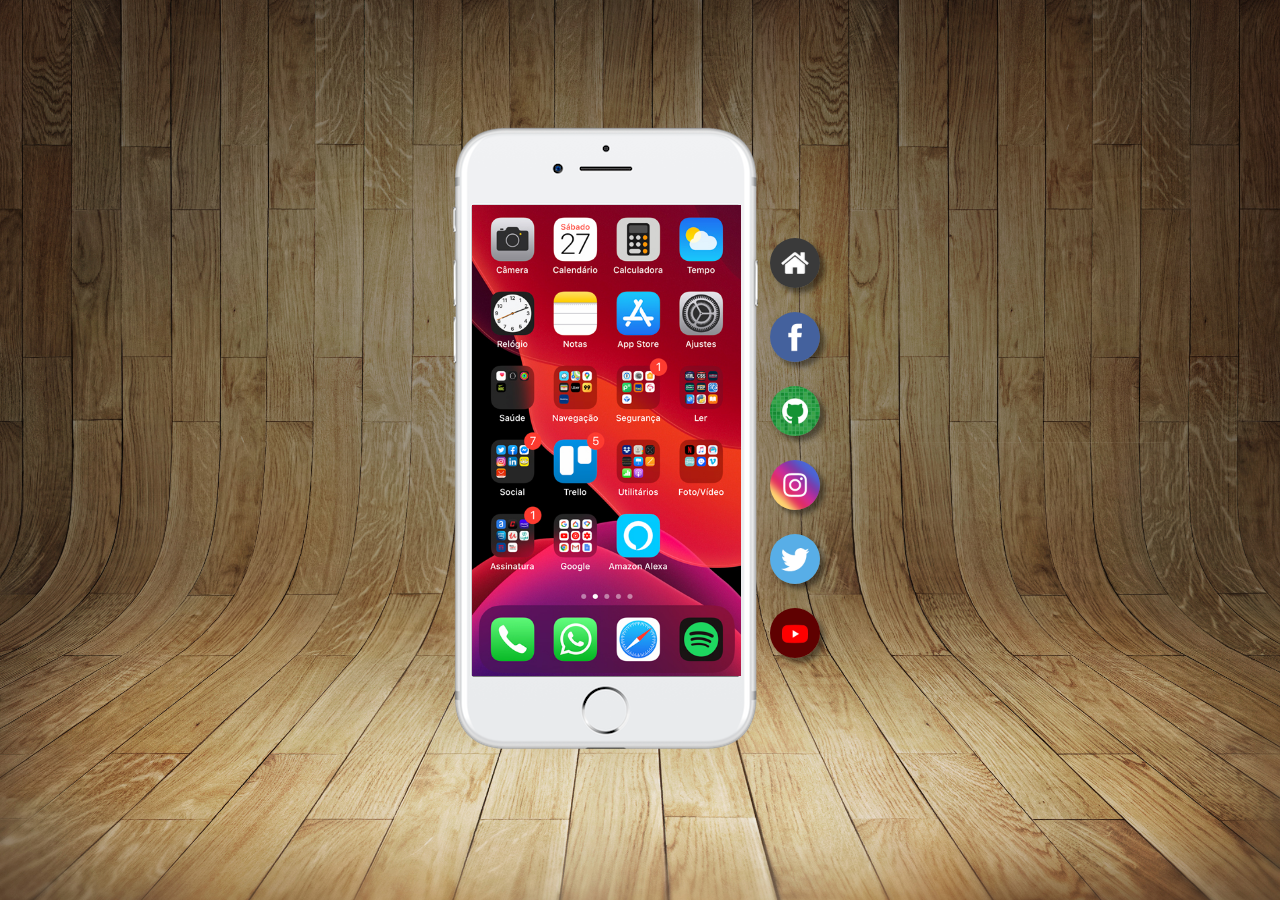
<file: index.html>
<!DOCTYPE html>
<html lang="pt-br">
<head>
    <meta charset="UTF-8">
    <meta name="viewport" content="width=device-width, initial-scale=1.0">
    <title>Projeto Redes-Sociais</title>
    <style>
        *{
    margin: 0;
}
html ,body{
    background-color: lightgrey;
    font-family: Arial, Helvetica, sans-serif;
     
}
body{
    background: url('imagens/fundo-madeira.jpg') no-repeat top center;
    background-size: cover;
    background-attachment: fixed;
}
main{
    display: flex;
    align-items: center;
    justify-content: center;
    height: 100vh;
}

#telefone{
    
    background: url(imagens/frame-iphone.png) no-repeat ;
    width: 310px;
    height: 650px;
   
}
 
#tela{
    position: relative;
    top: 80px;
    left: 22px;
    width: 269px;
    height: 471px;
}

#redes img{
    width: 50px;
    margin: 10px;
    border-radius: 50%;
    box-shadow: 5px 5px 5px rgba(0, 0, 0, 0.436);
    transition: ease transform 0.5s, border 0.4s;
}

#redes img:hover{
    border:1px solid white;
    transform: translate(-4px, -4px);
     box-shadow: 7px 7px 5px rgba(0, 0, 0, 0.436)
}
    </style>
    <link rel="shortcut icon" href="favicon.ico" type="image/x-icon">
</head>
<body>
    <main>
        <section id="telefone">
            <iframe src="home.html" frameborder="0" id="tela" name="tela">
                Seu navegador não é compativel com nosso site
            </iframe>
        </section>
       
        <section id="redes">
            <a href="home.html" target="tela"><img src="imagens/logo-home.jpg" alt="Logo Home"></a>
                <br>
            <a href="face.html" target="tela"><img src="imagens/logo-facebook.jpg" alt="Logo Facebook"</a> 
                <br>
            <a href="git.html" target="tela"><img src="imagens/logo-github.jpg" alt="Logo github"</a>
                <br>
            <a href="insta.html" target="tela"><img src="imagens/logo-instagram.jpg" alt="Logo Instagram"</a>
                <br>
            <a href="x.html" target="tela"><img src="imagens/logo-twitter.jpg" alt="Logo X"</a>
                <br>
            <a href="youtube.html" target="tela"><img src="imagens/logo-youtube.jpg" alt="Logo Youtube"</a>
        </section>
     
    </main>
</body>
</html>
</file>
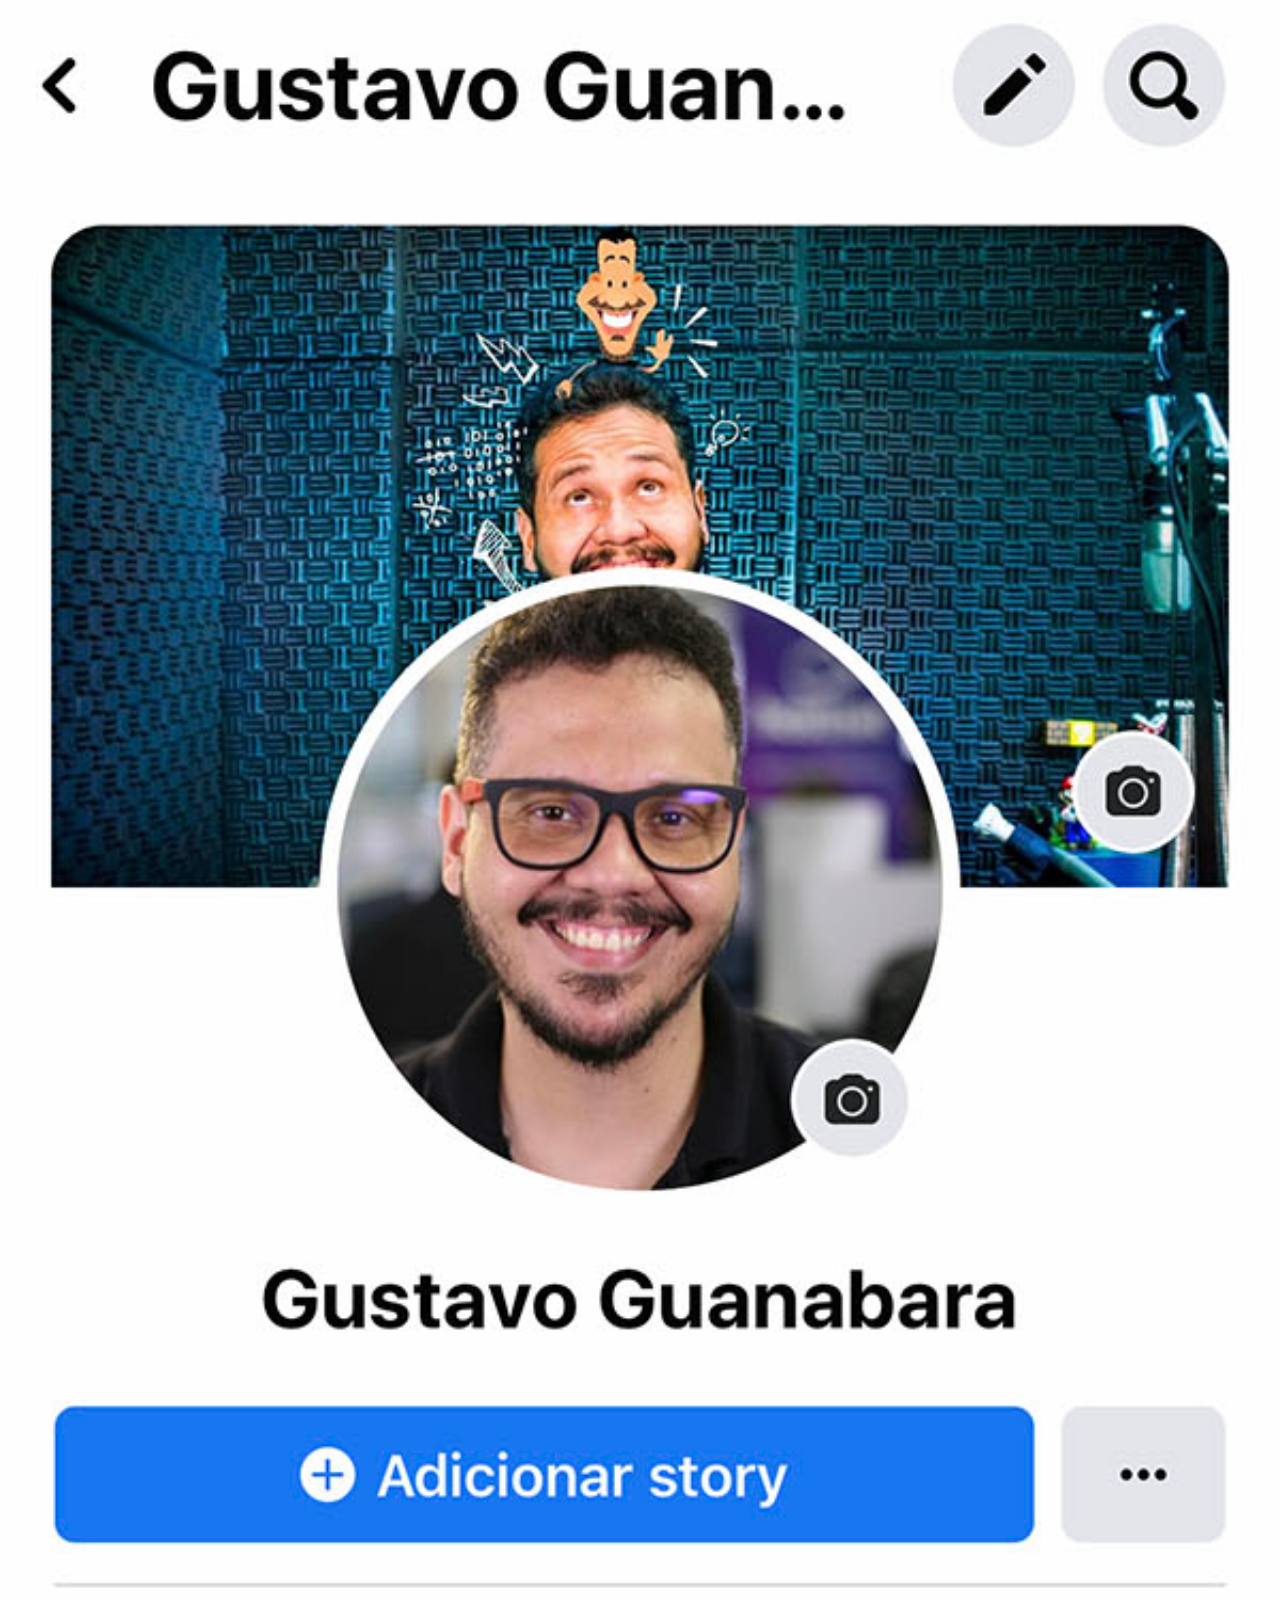
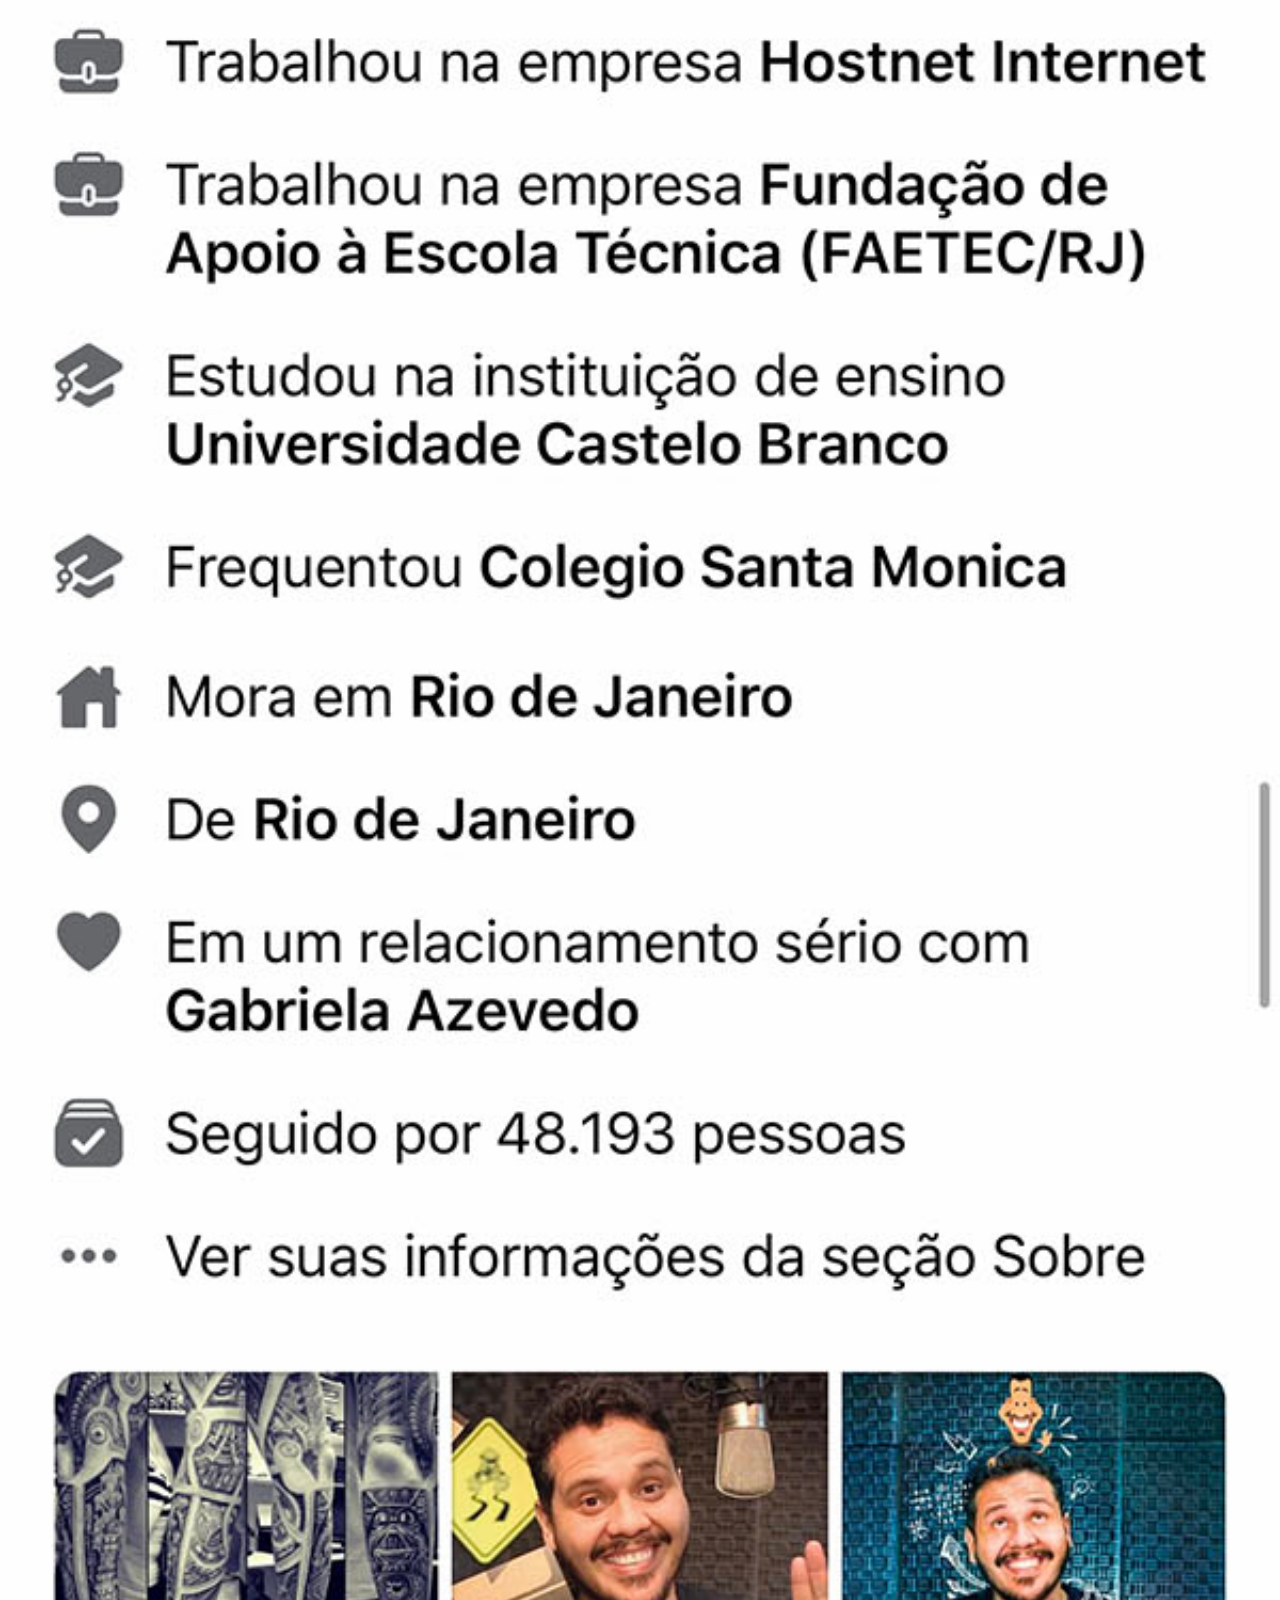
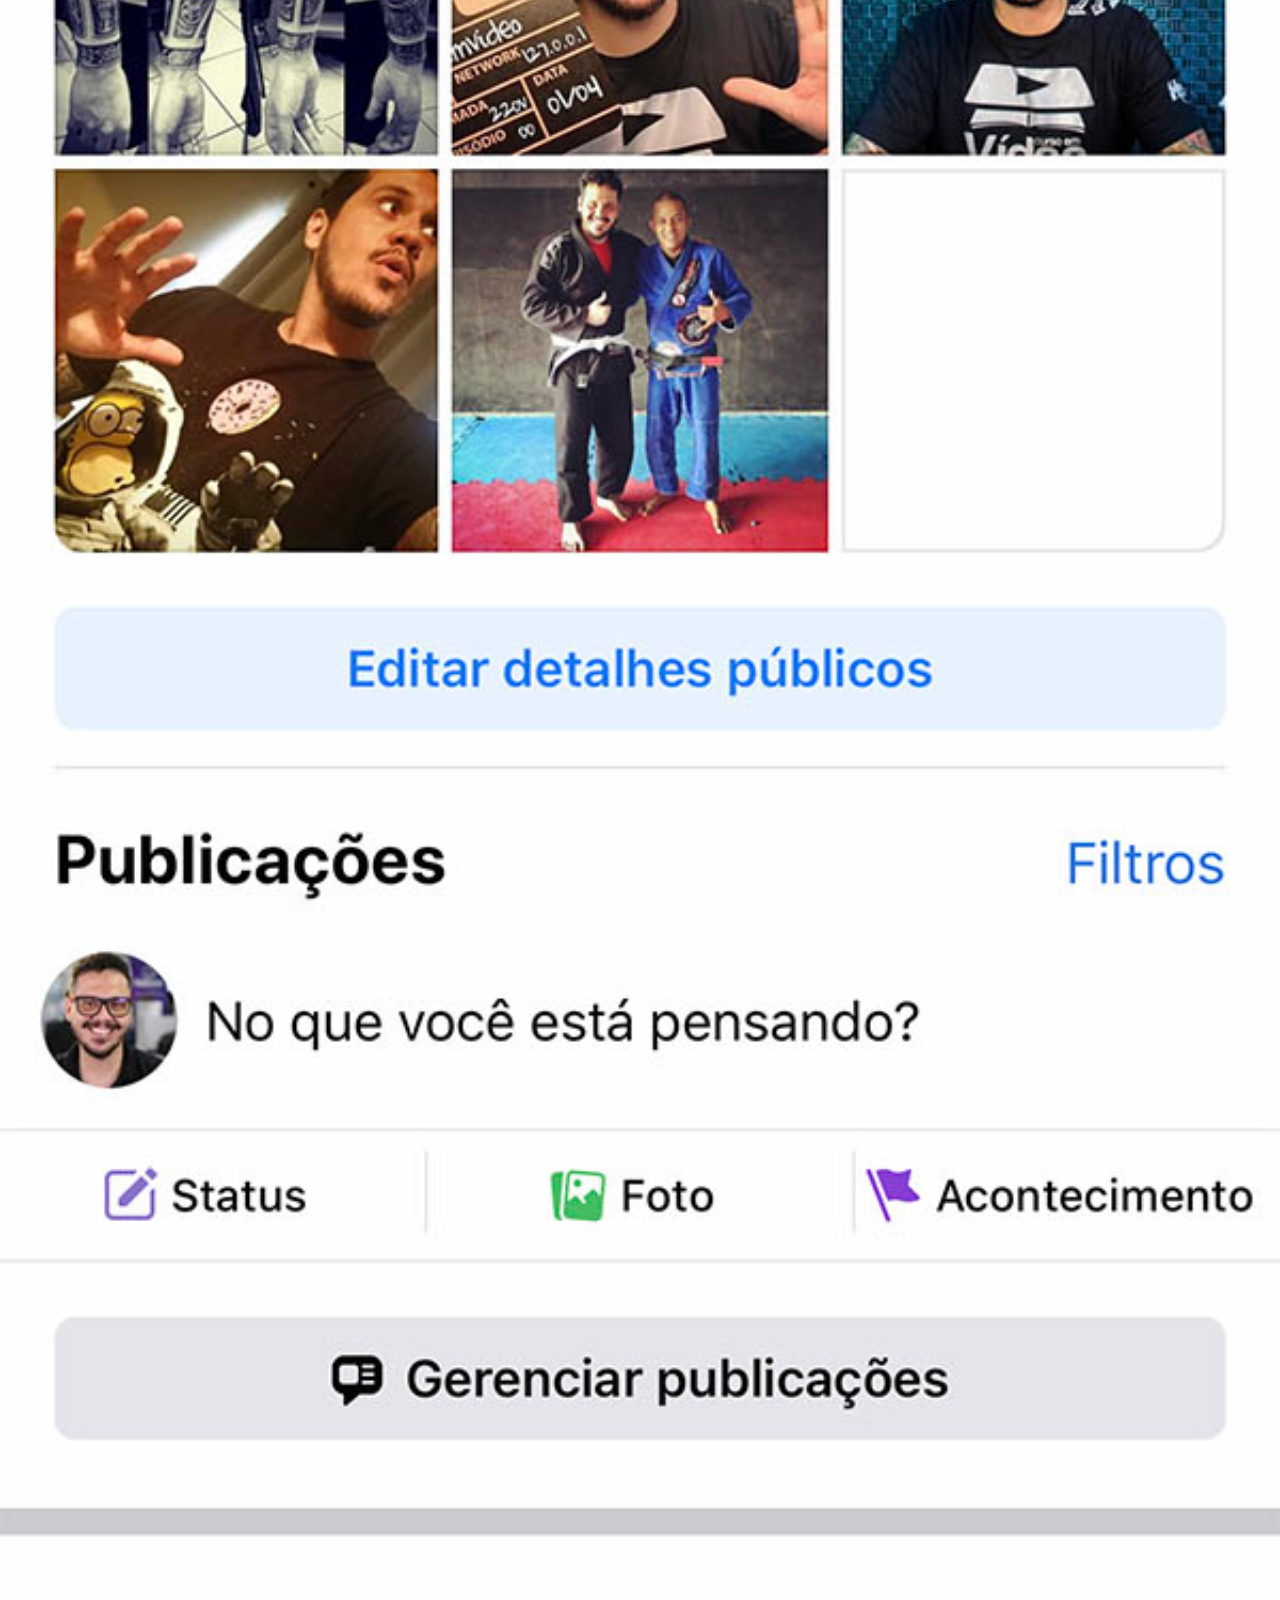
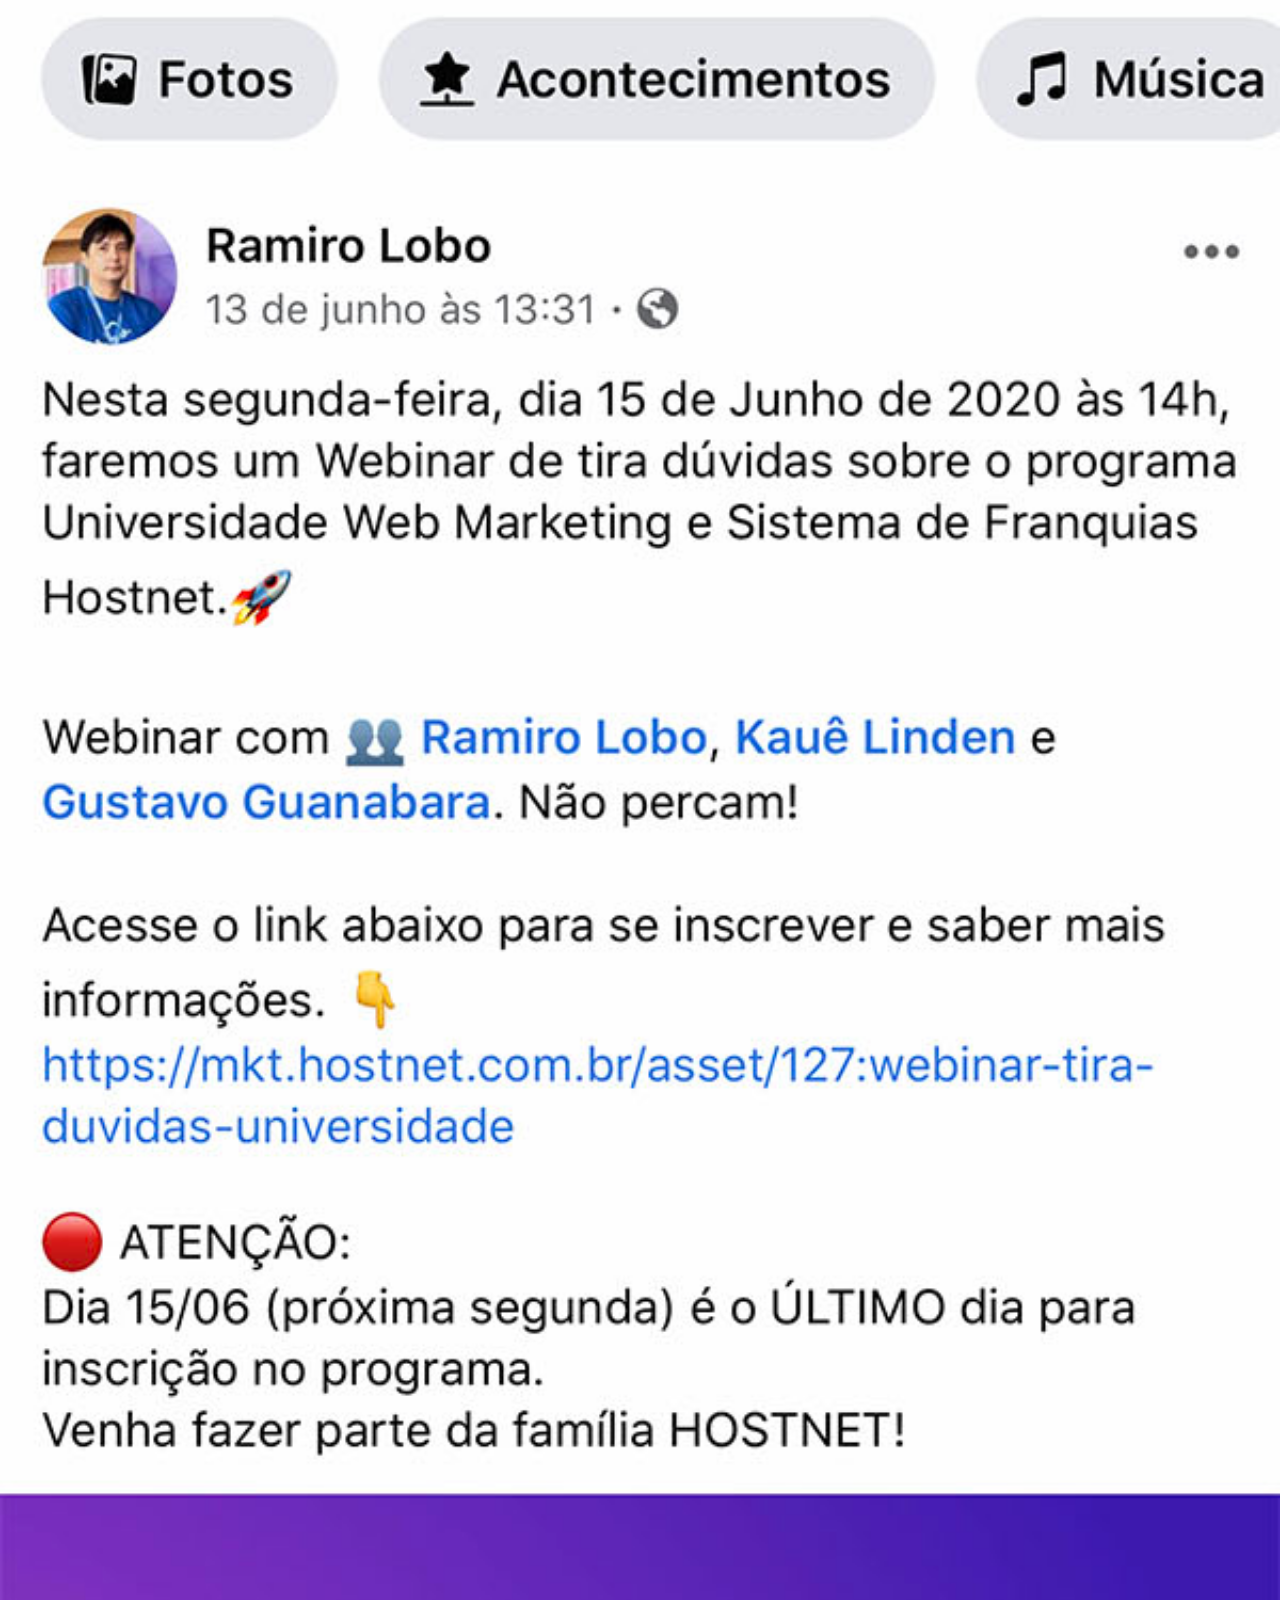
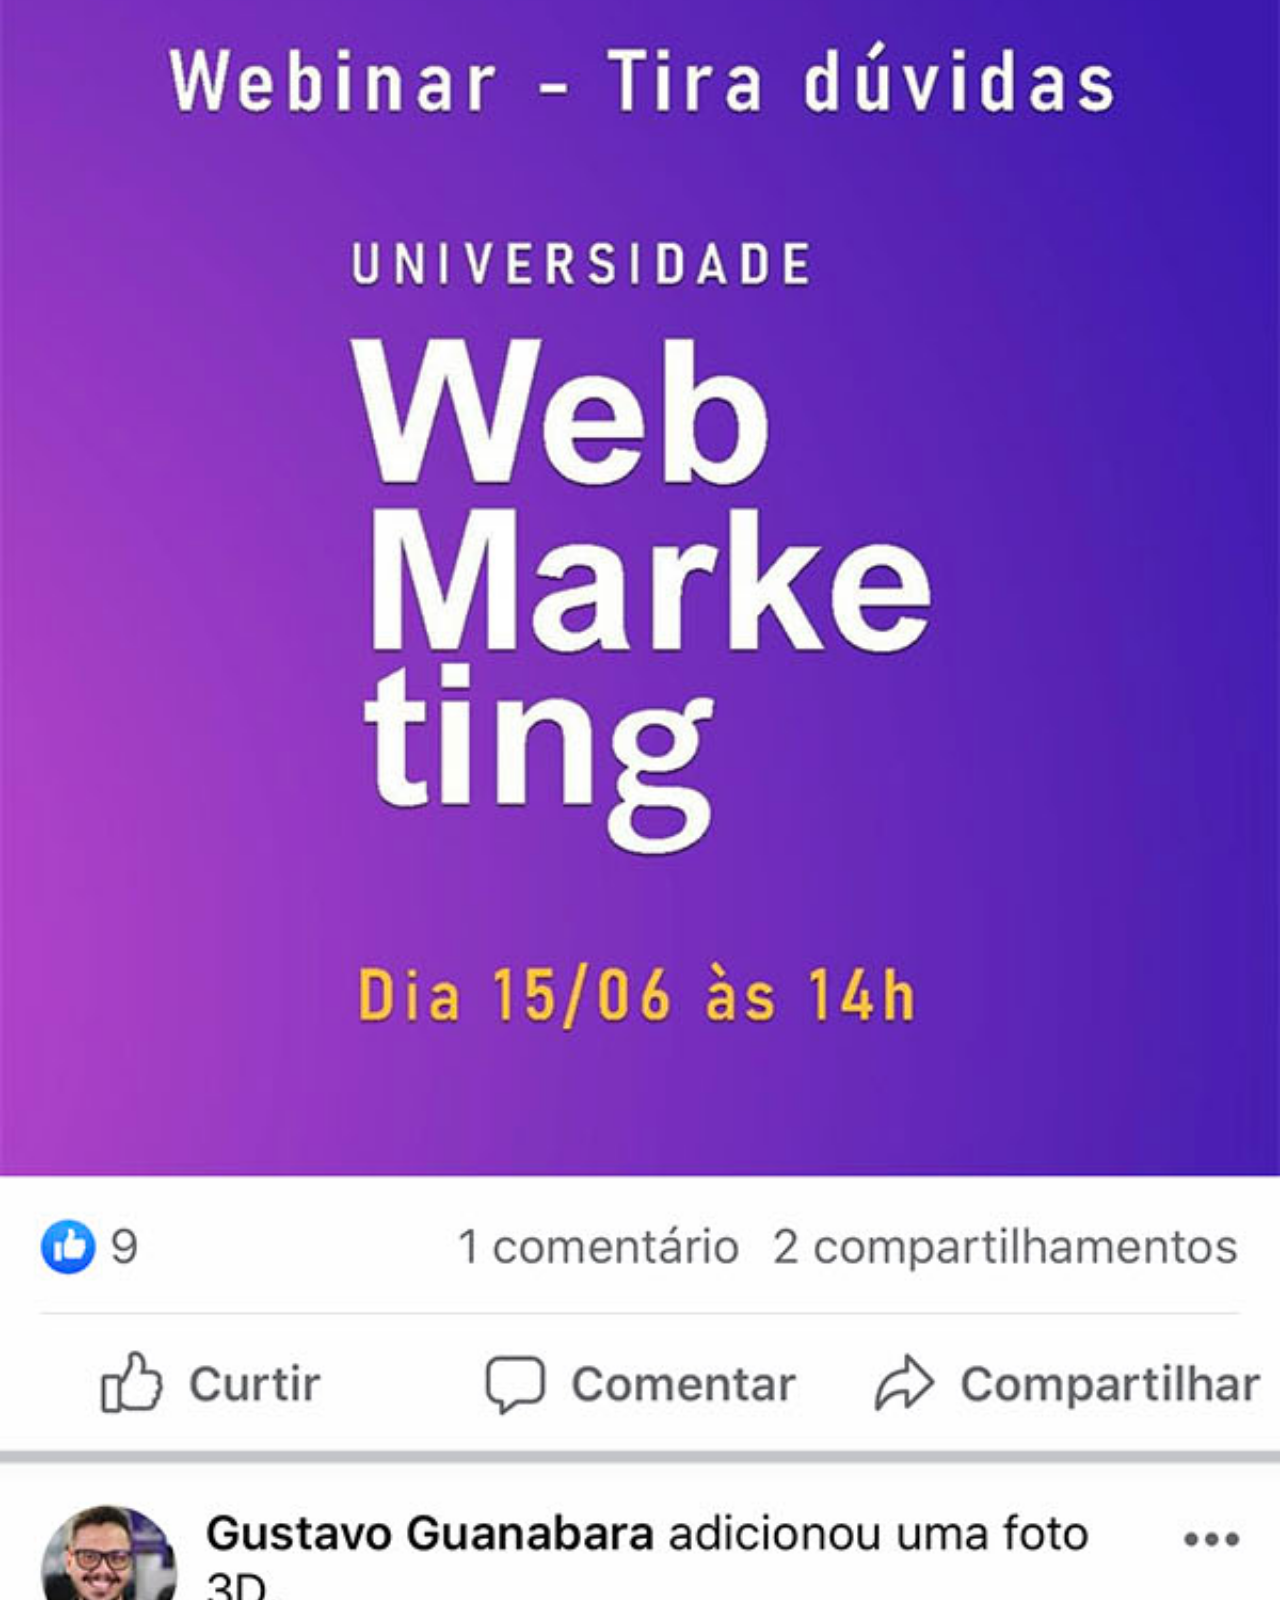
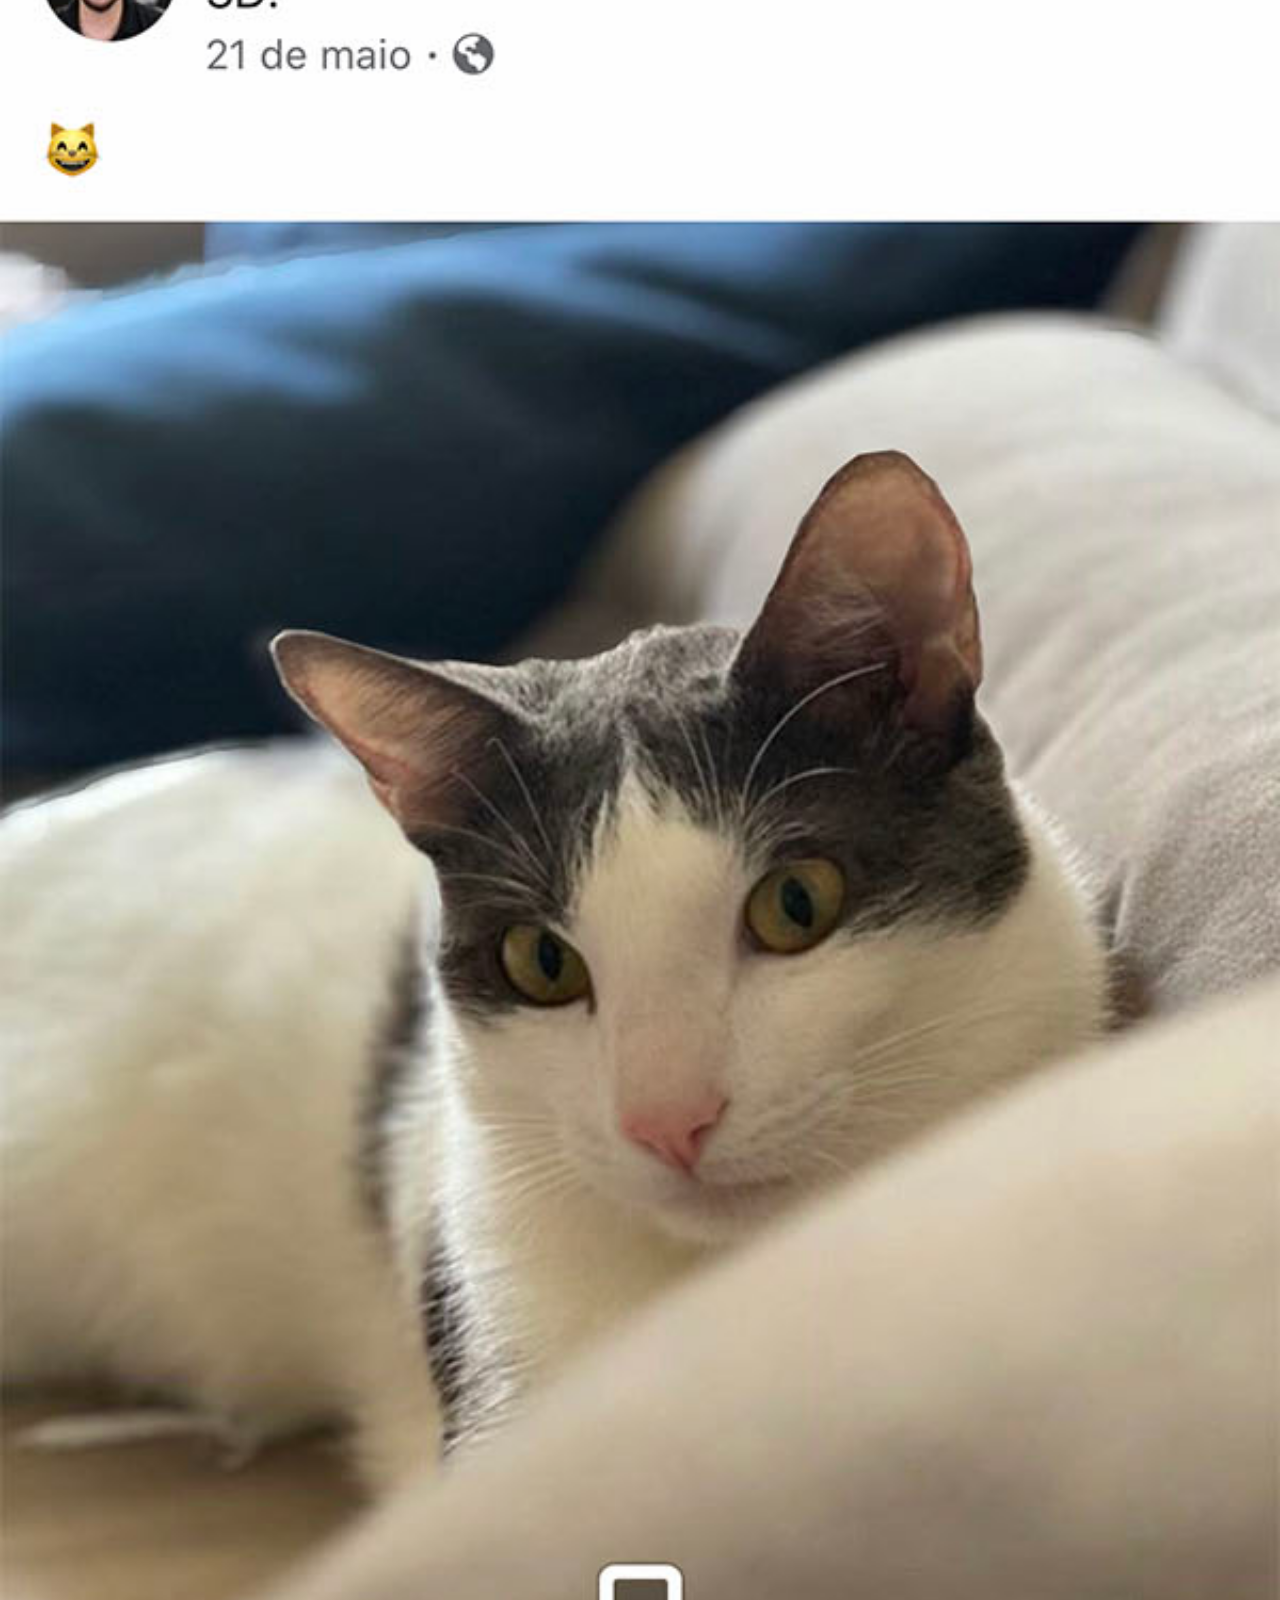
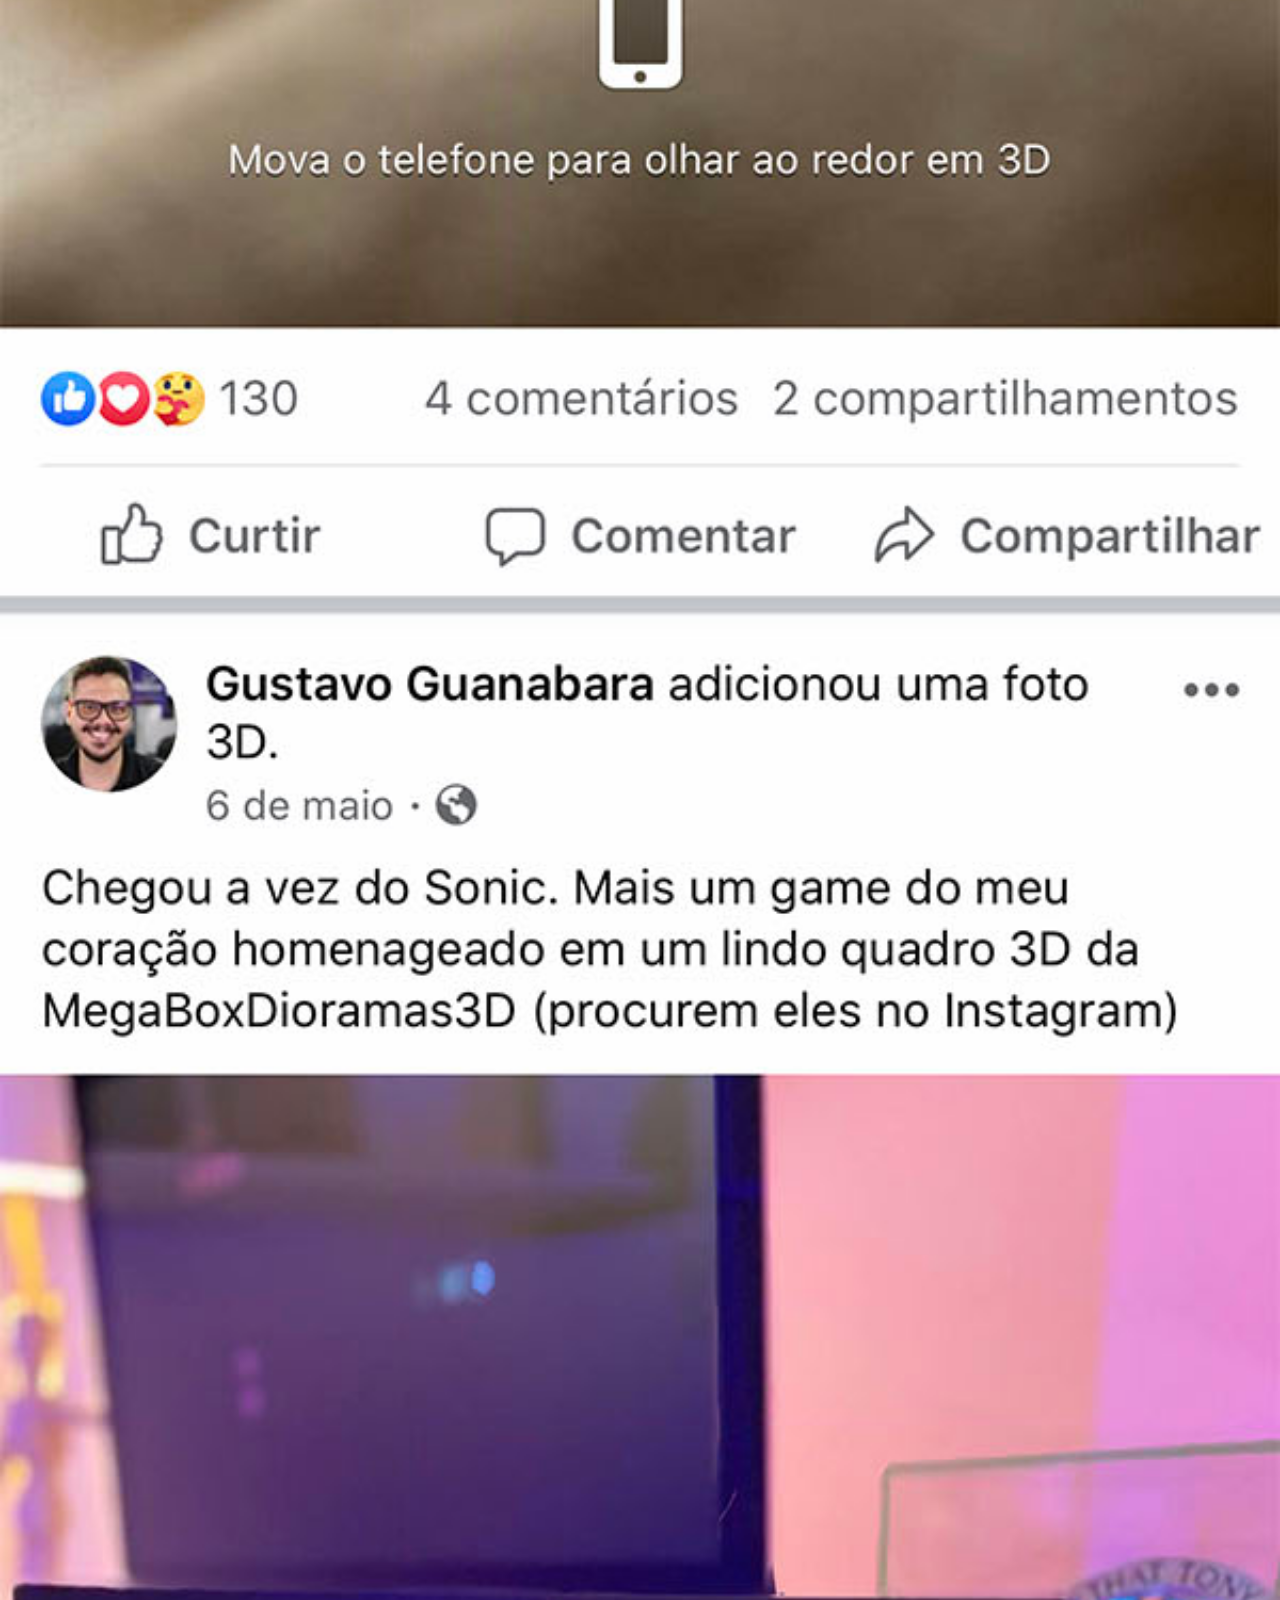
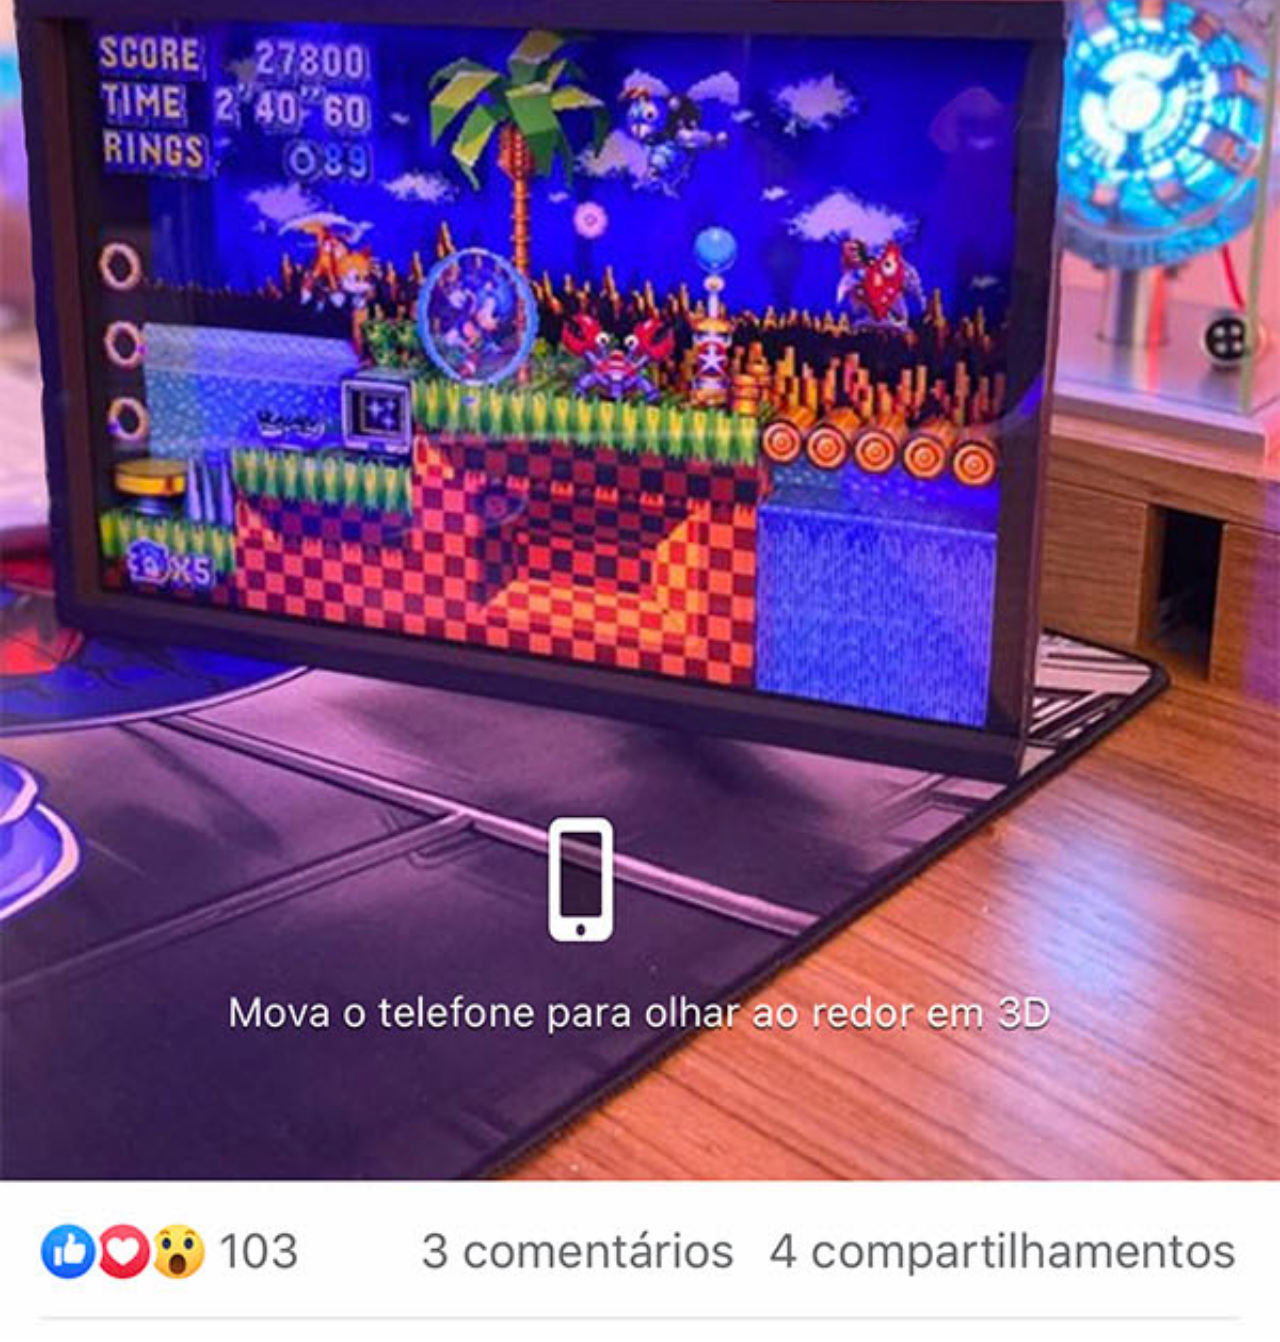
<file: face.html>
<!DOCTYPE html>
<html lang="pt-br">
<head>
    <meta charset="UTF-8">
    <meta name="viewport" content="width=device-width, initial-scale=1.0">
    <title>Document</title>
    <style>
        *{margin: 0;}
        ::-webkit-scrollbar{
            width:0px;
            height: 0px;
        }

        img{
            width: 100vw;
        }
    </style>
</head>
<body>
    <img src="imagens/tela-facebook.jpg" alt="">
</body>
</html>
</file>
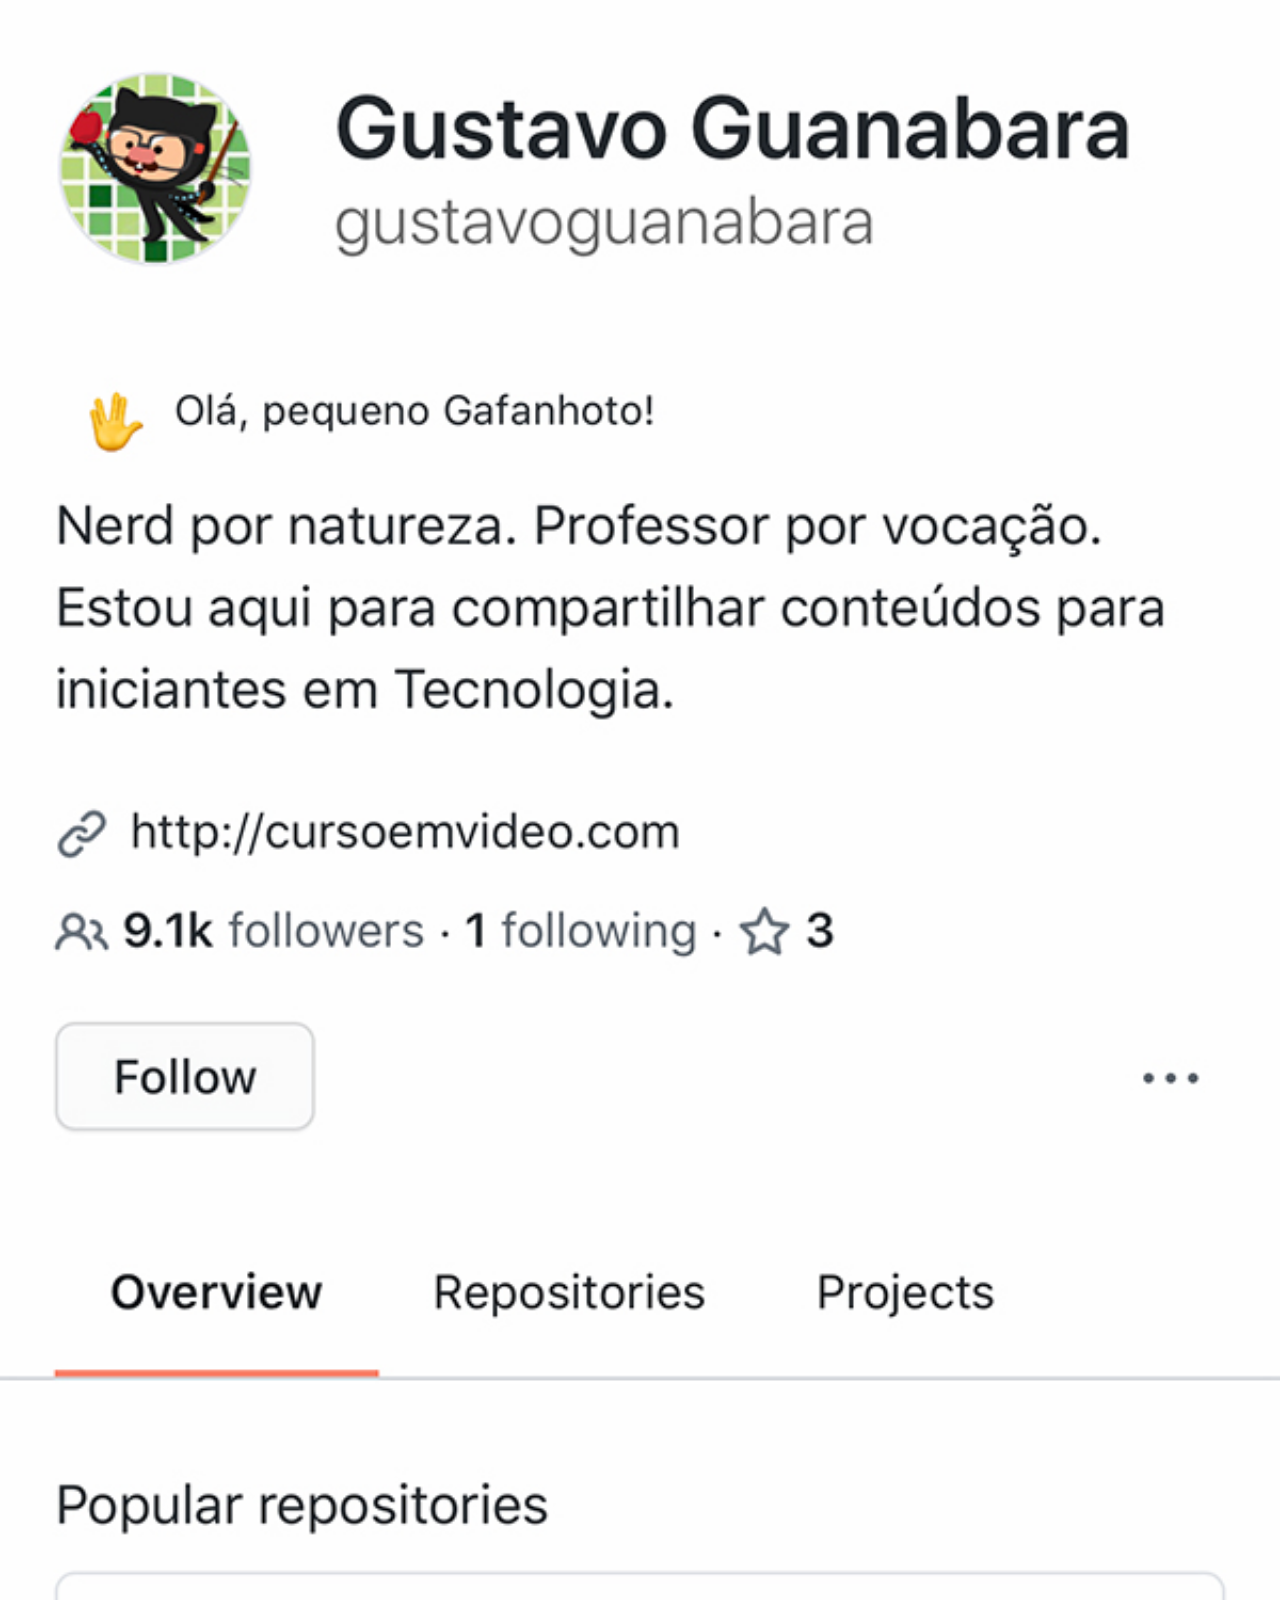
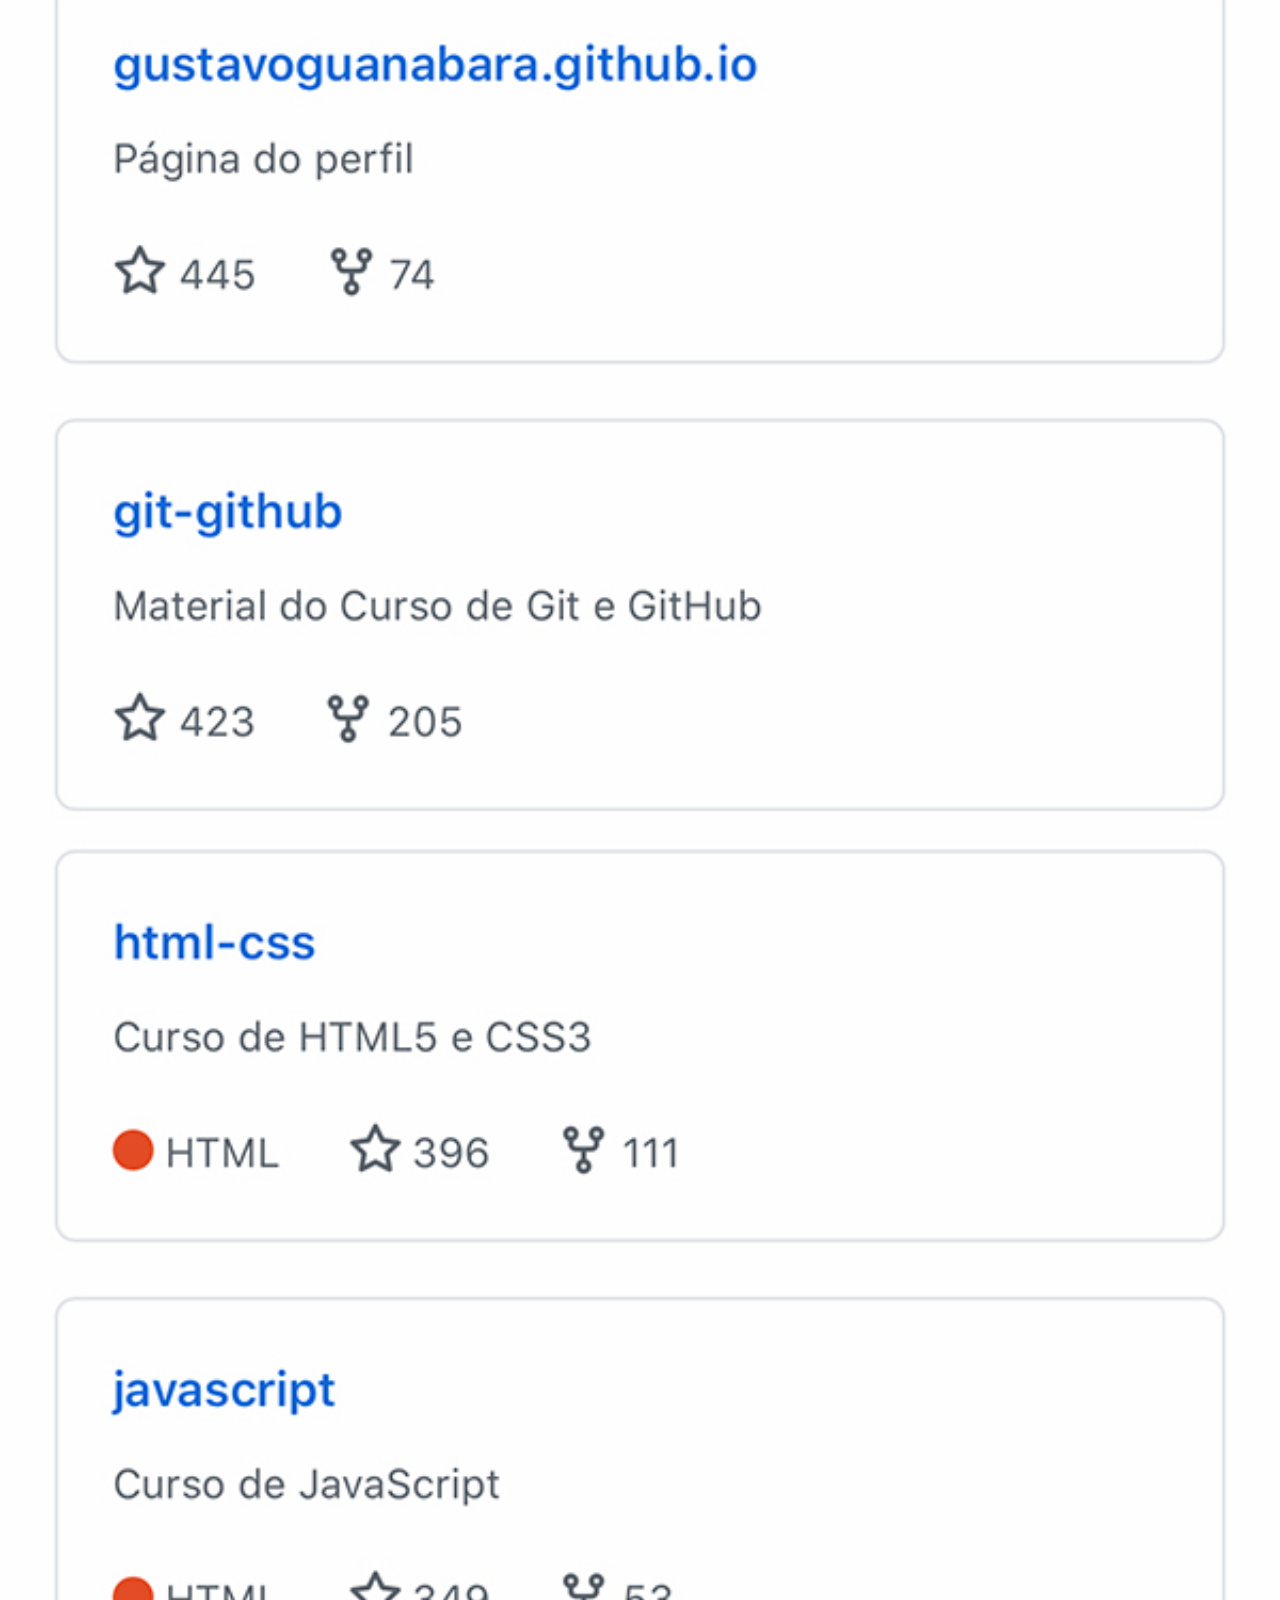
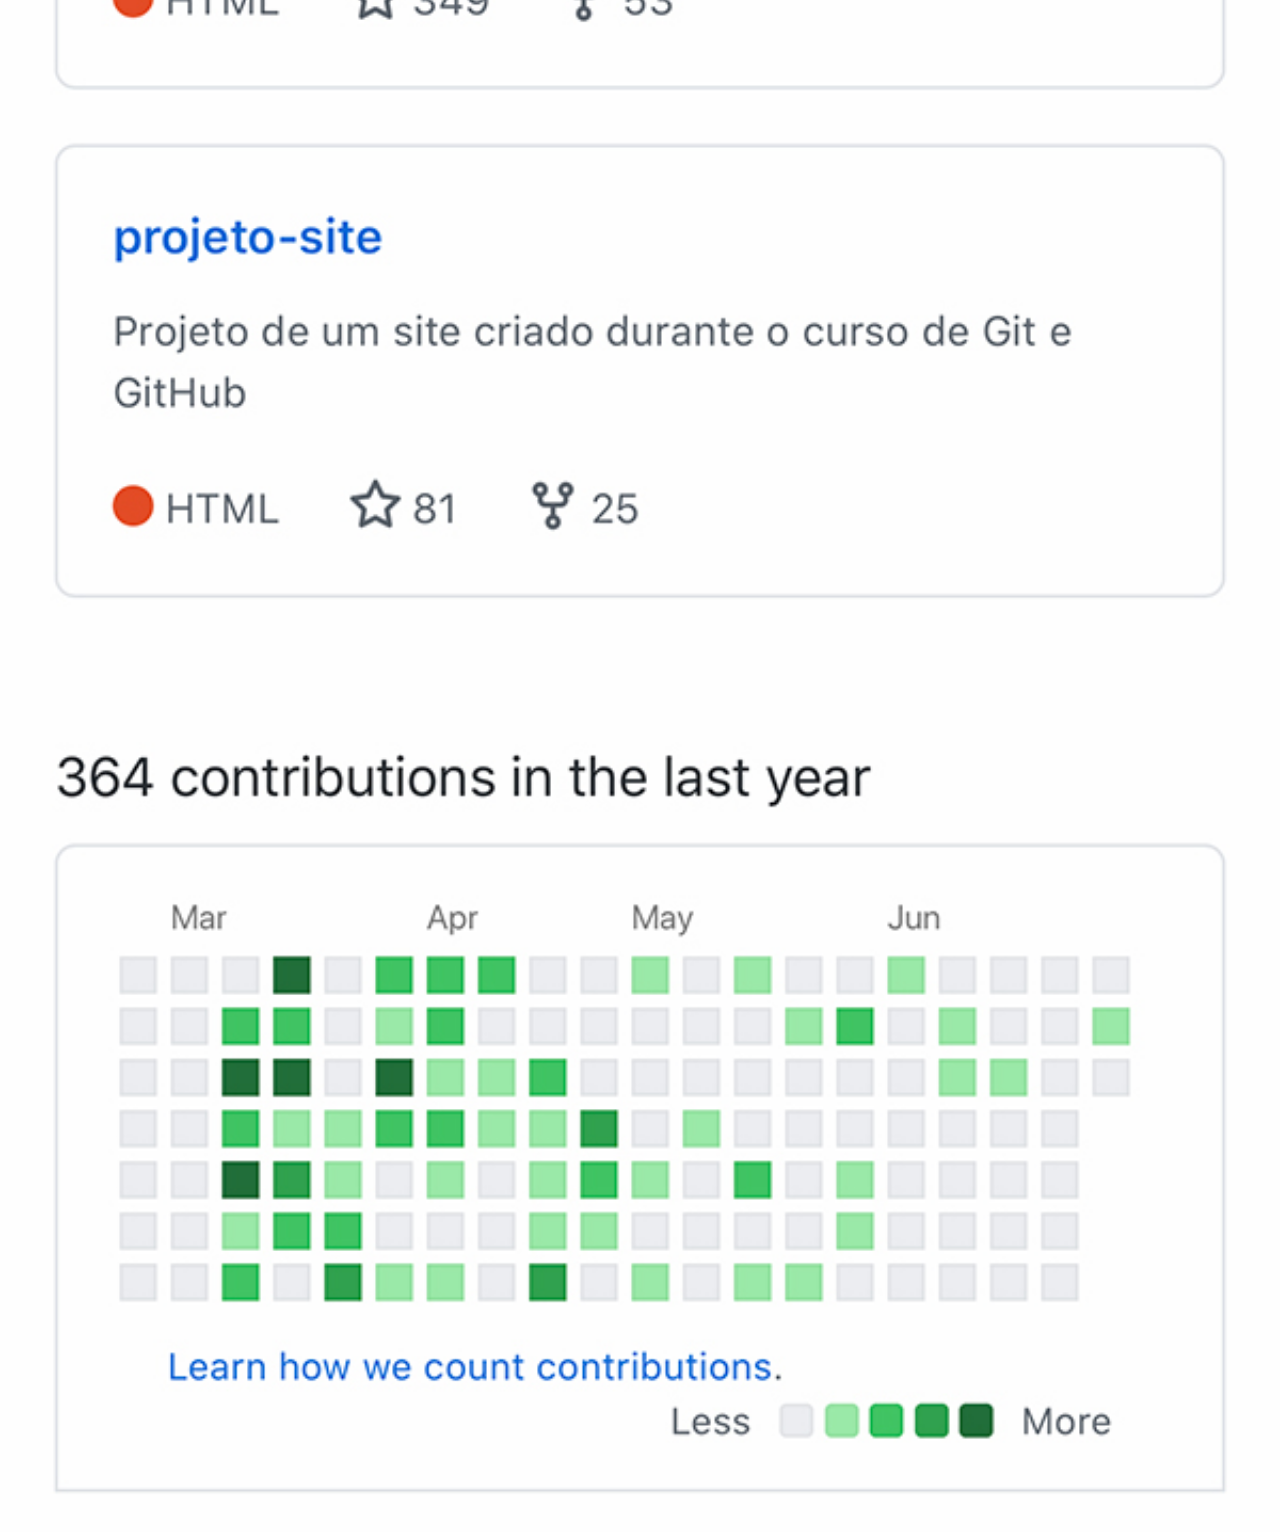
<file: git.html>
<!DOCTYPE html>
<html lang="pt-br">
<head>
    <meta charset="UTF-8">
    <meta name="viewport" content="width=device-width, initial-scale=1.0">
    <title>Document</title>
    <style>
         *{margin: 0;}
        ::-webkit-scrollbar{
            width:0px;
            height: 0px;
        }

        img{
            width: 100vw;
        }
    </style>
</head>
<body>
    <img src="imagens/tela-github.jpg" alt="">
</body>
</html>
</file>
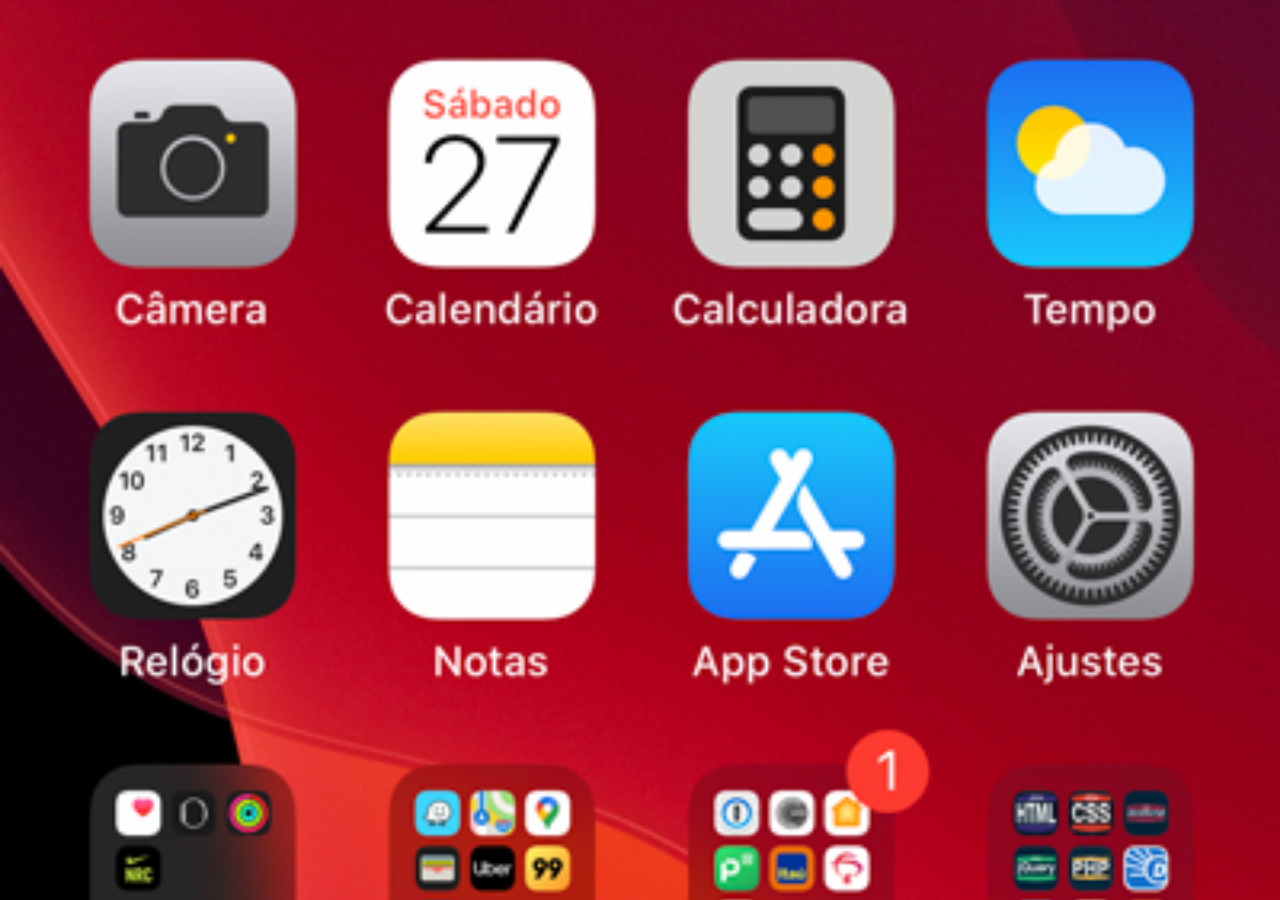
<file: home.html>
<!DOCTYPE html>
<html lang="en">
<head>
    <meta charset="UTF-8">
    <meta name="viewport" content="width=device-width, initial-scale=1.0">
    <title>Document</title>
</head>
<style>
    body{
        
        background-color: rgb(74, 61, 61);
        background: url(/imagens/tela-home.jpg) no-repeat top center;
        background-size: cover;

    }
</style>
<body>
    
</body>
</html>
</file>
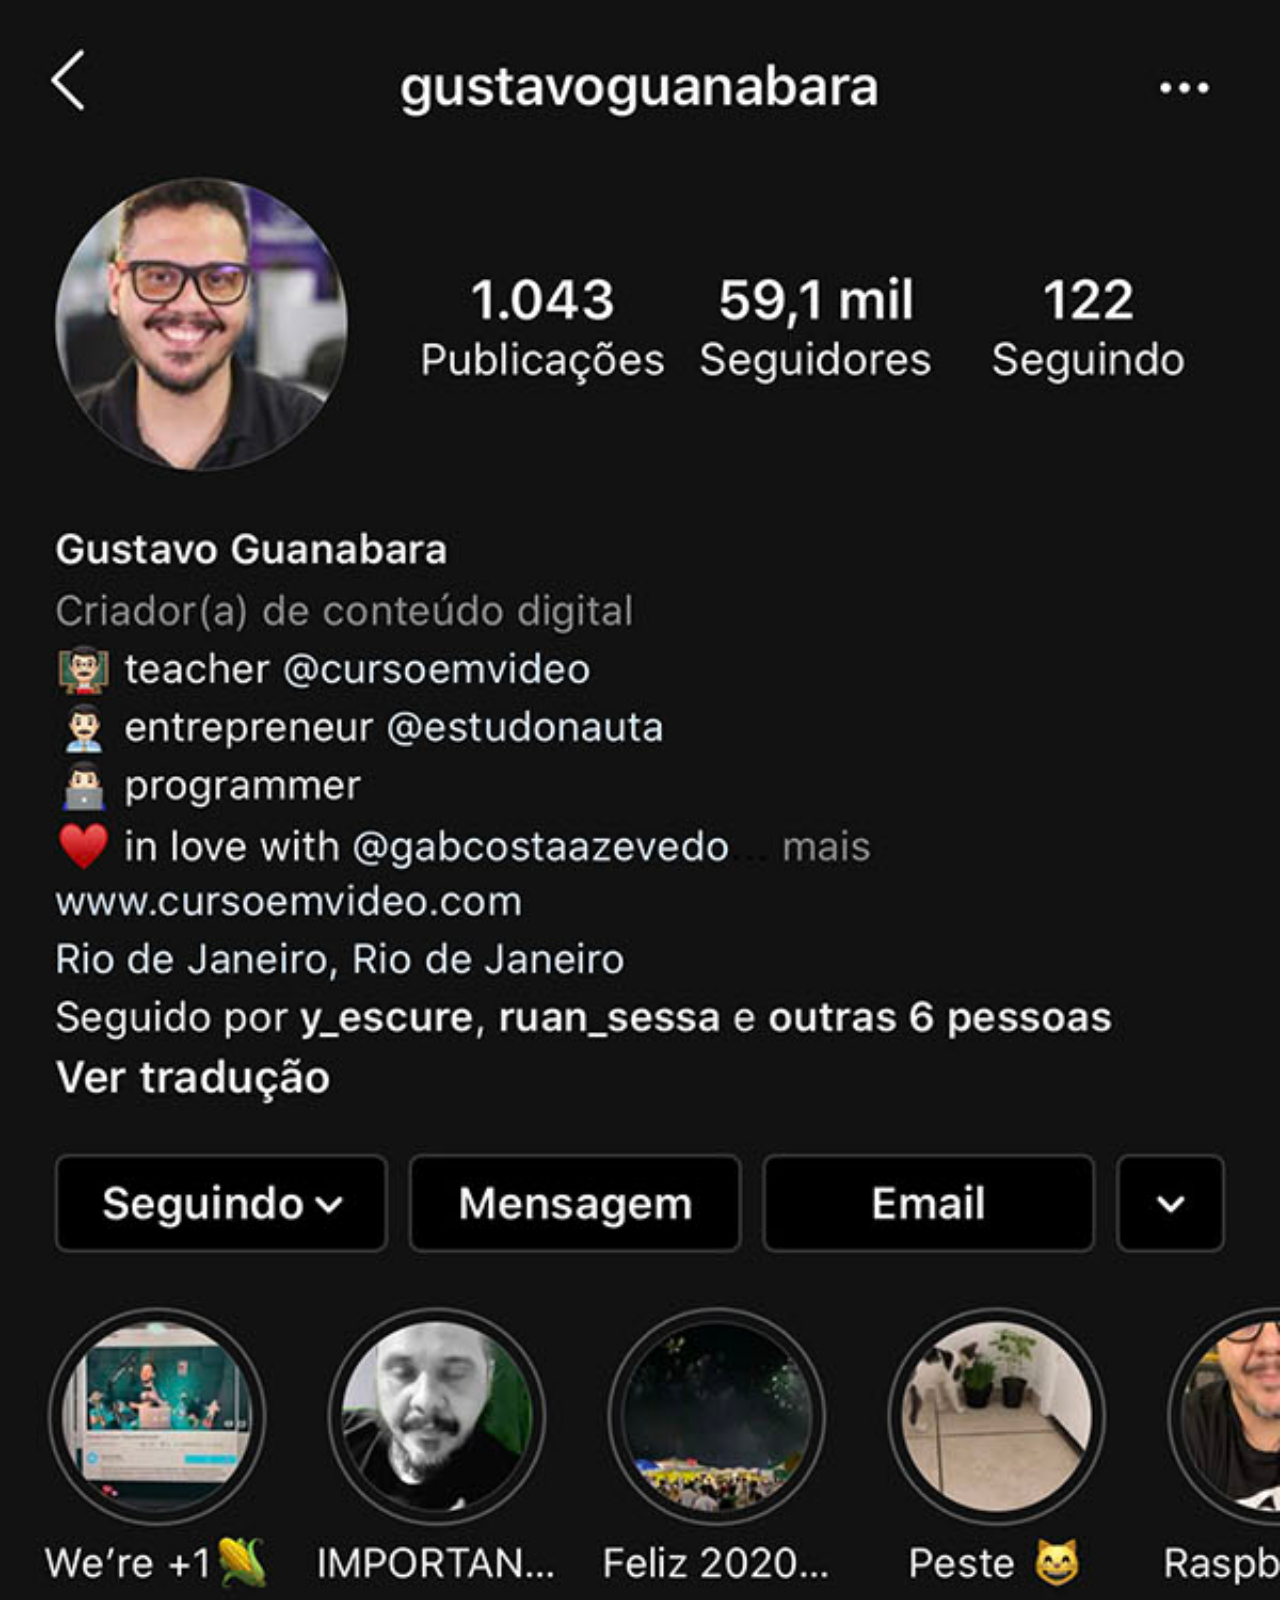
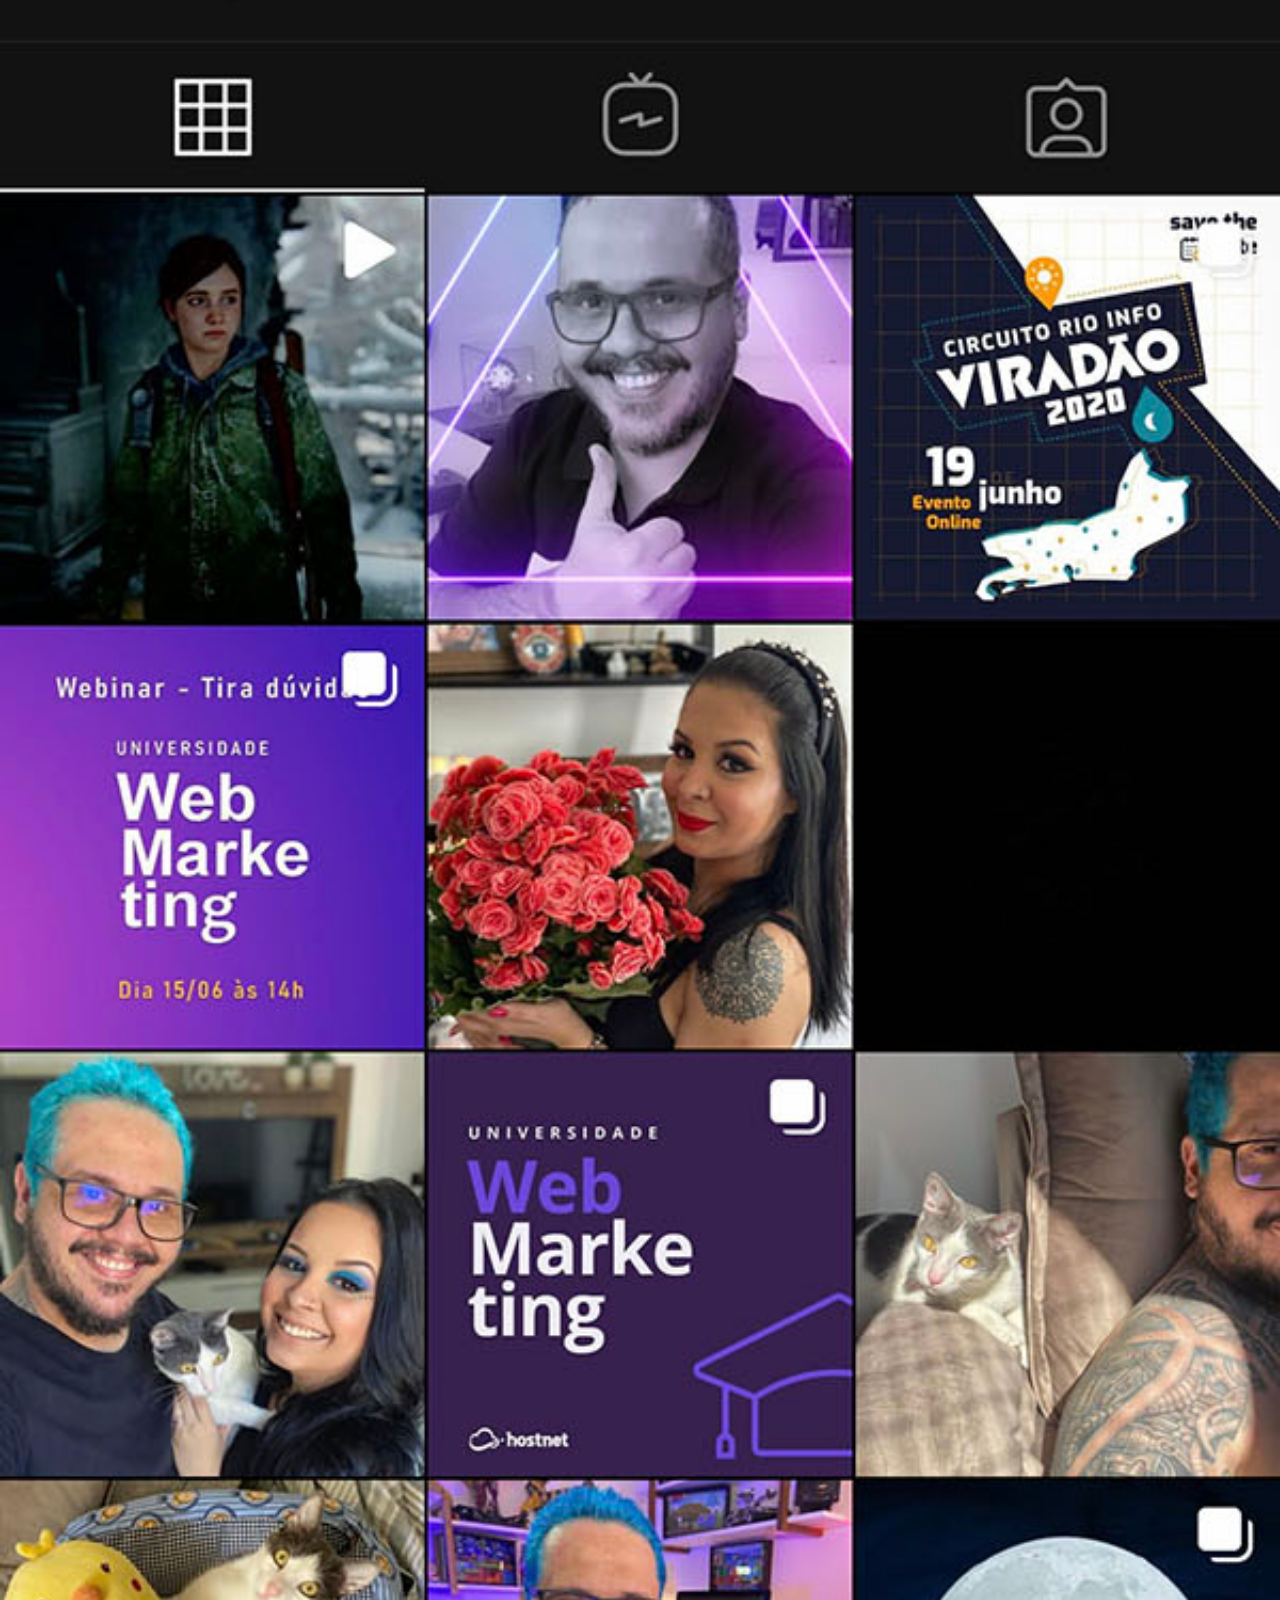
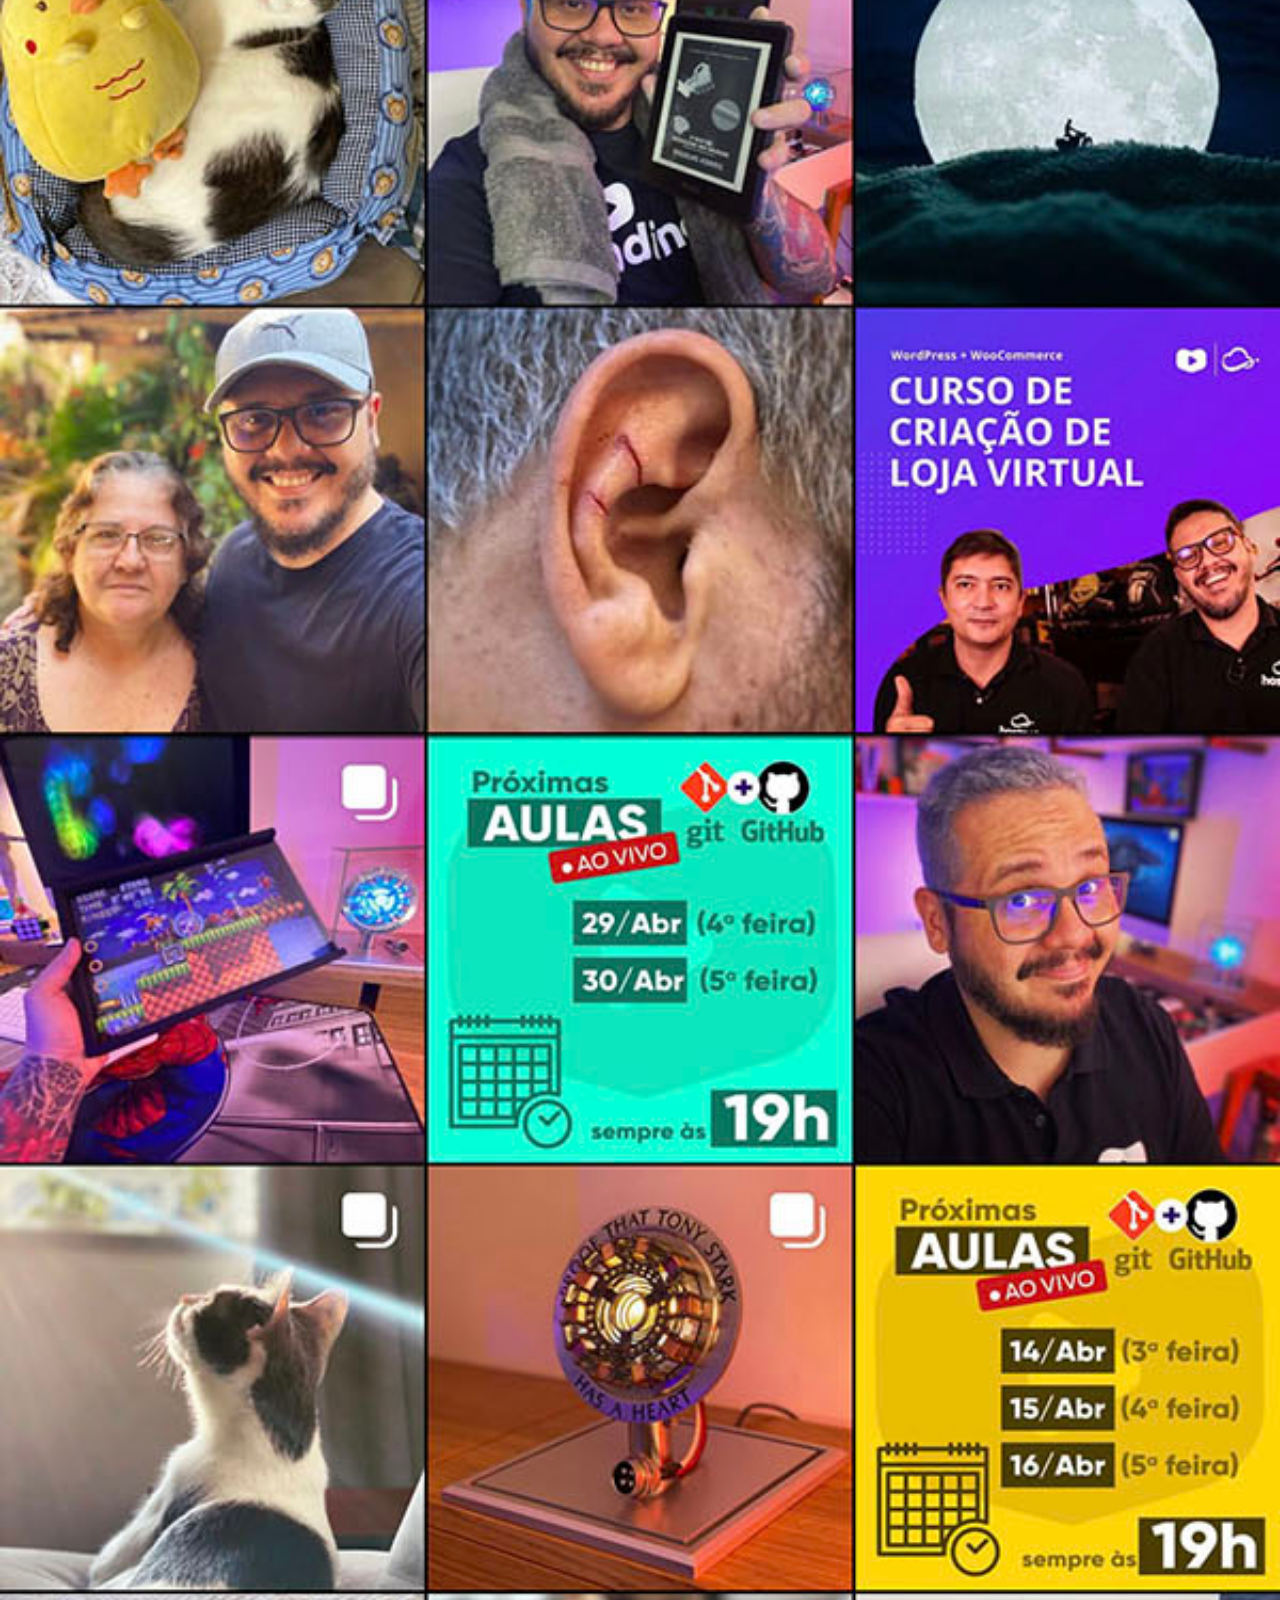
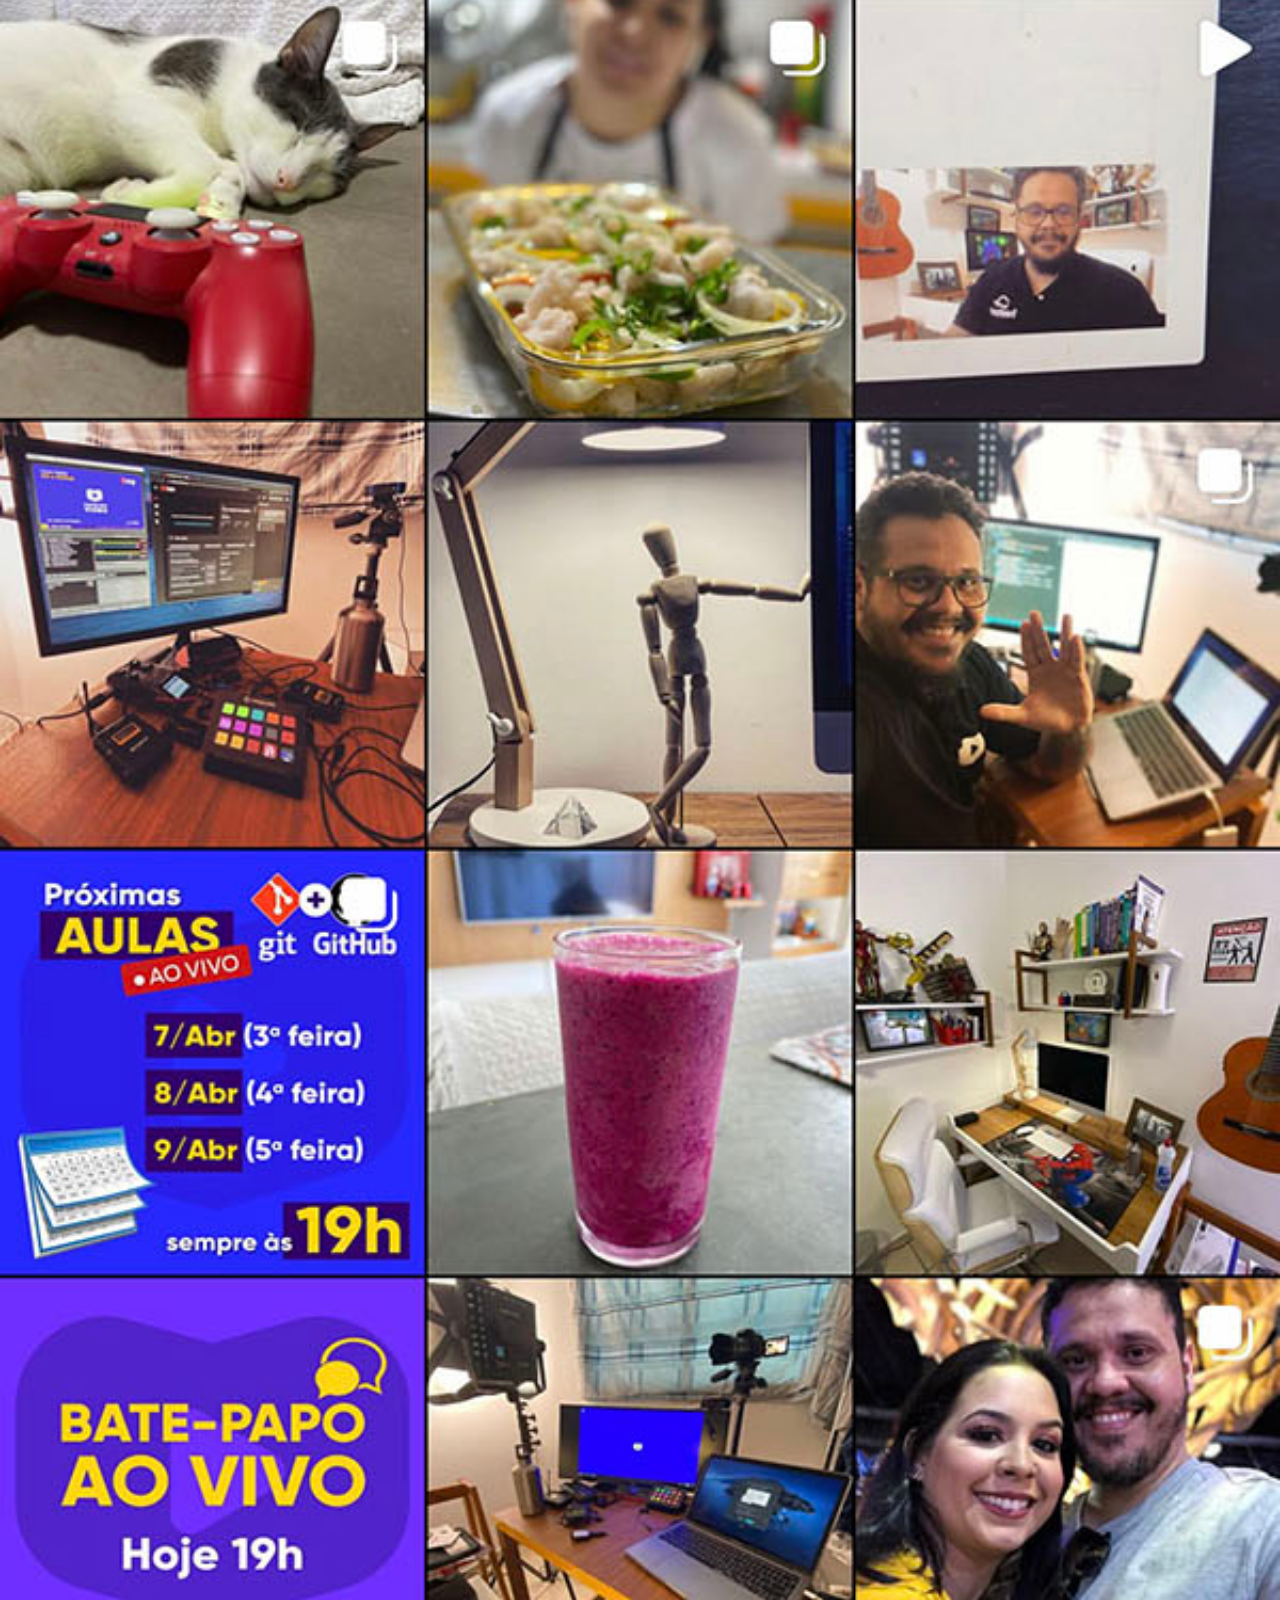
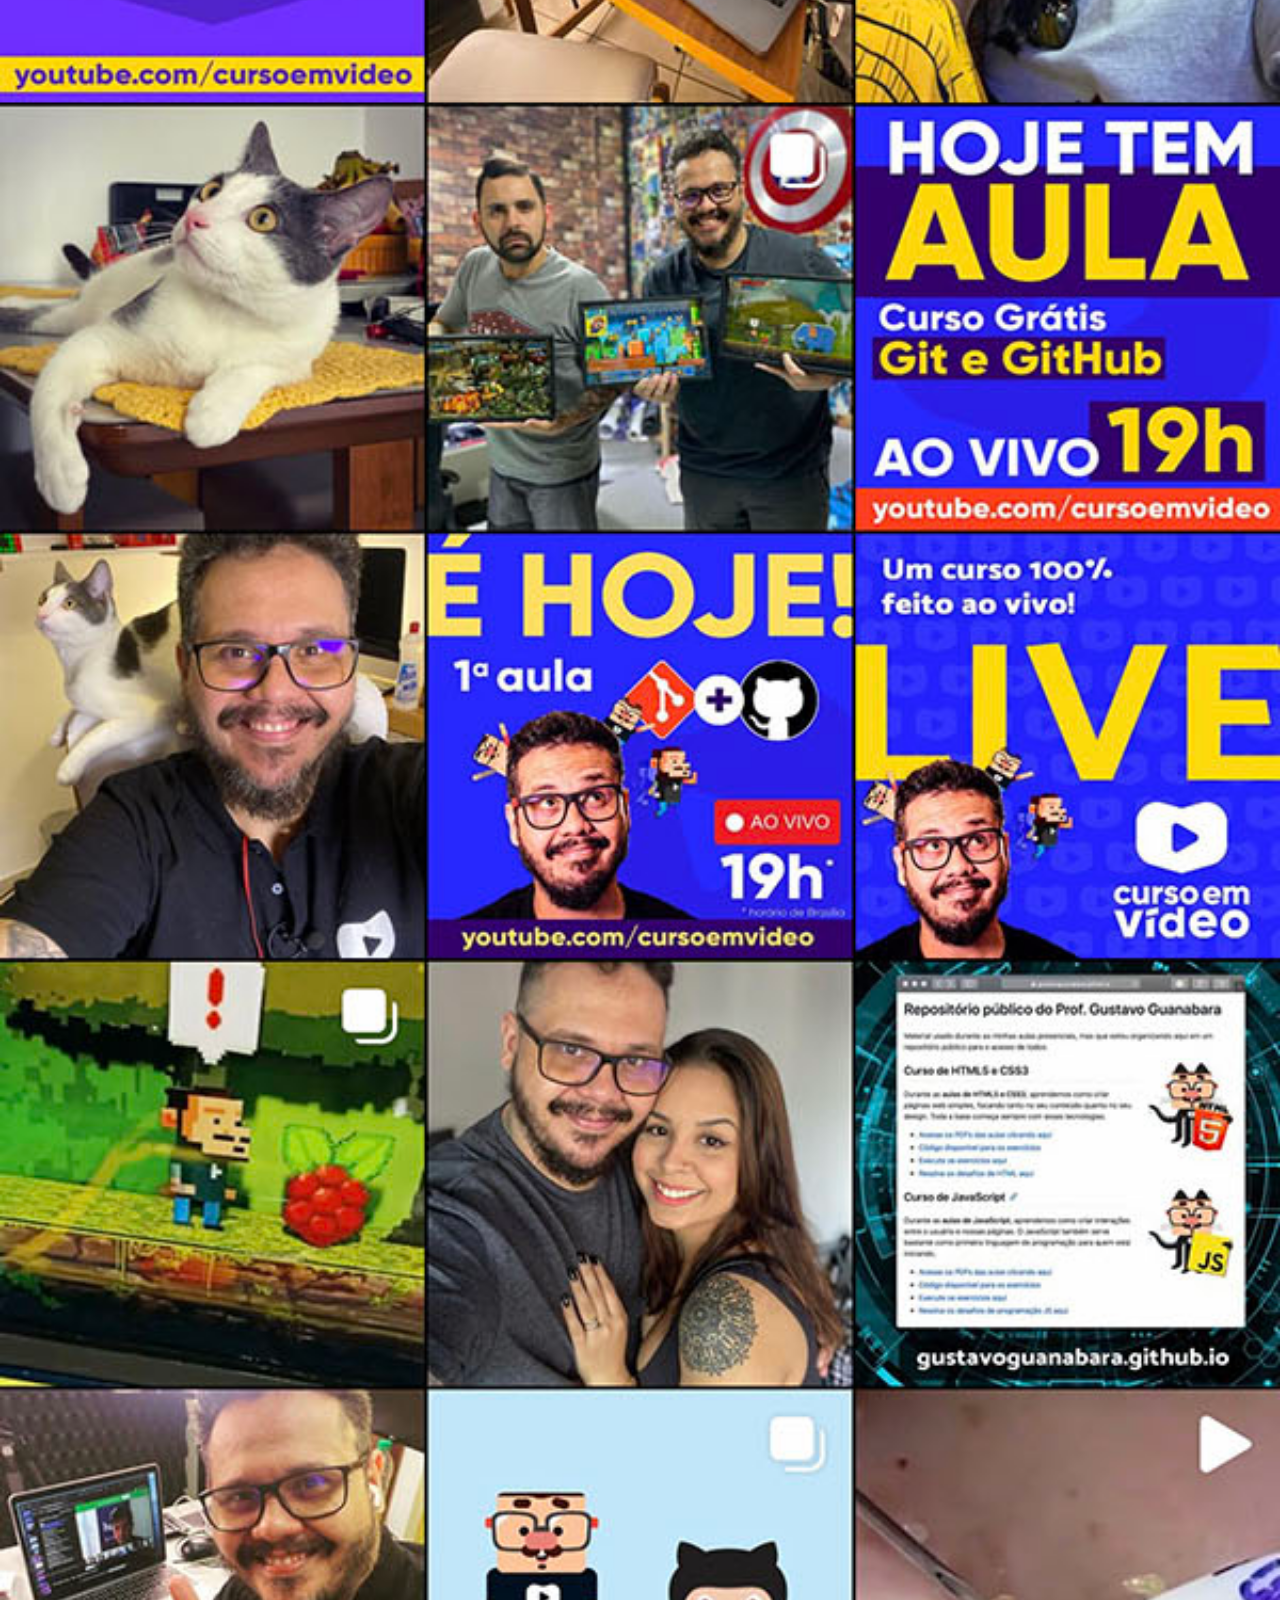
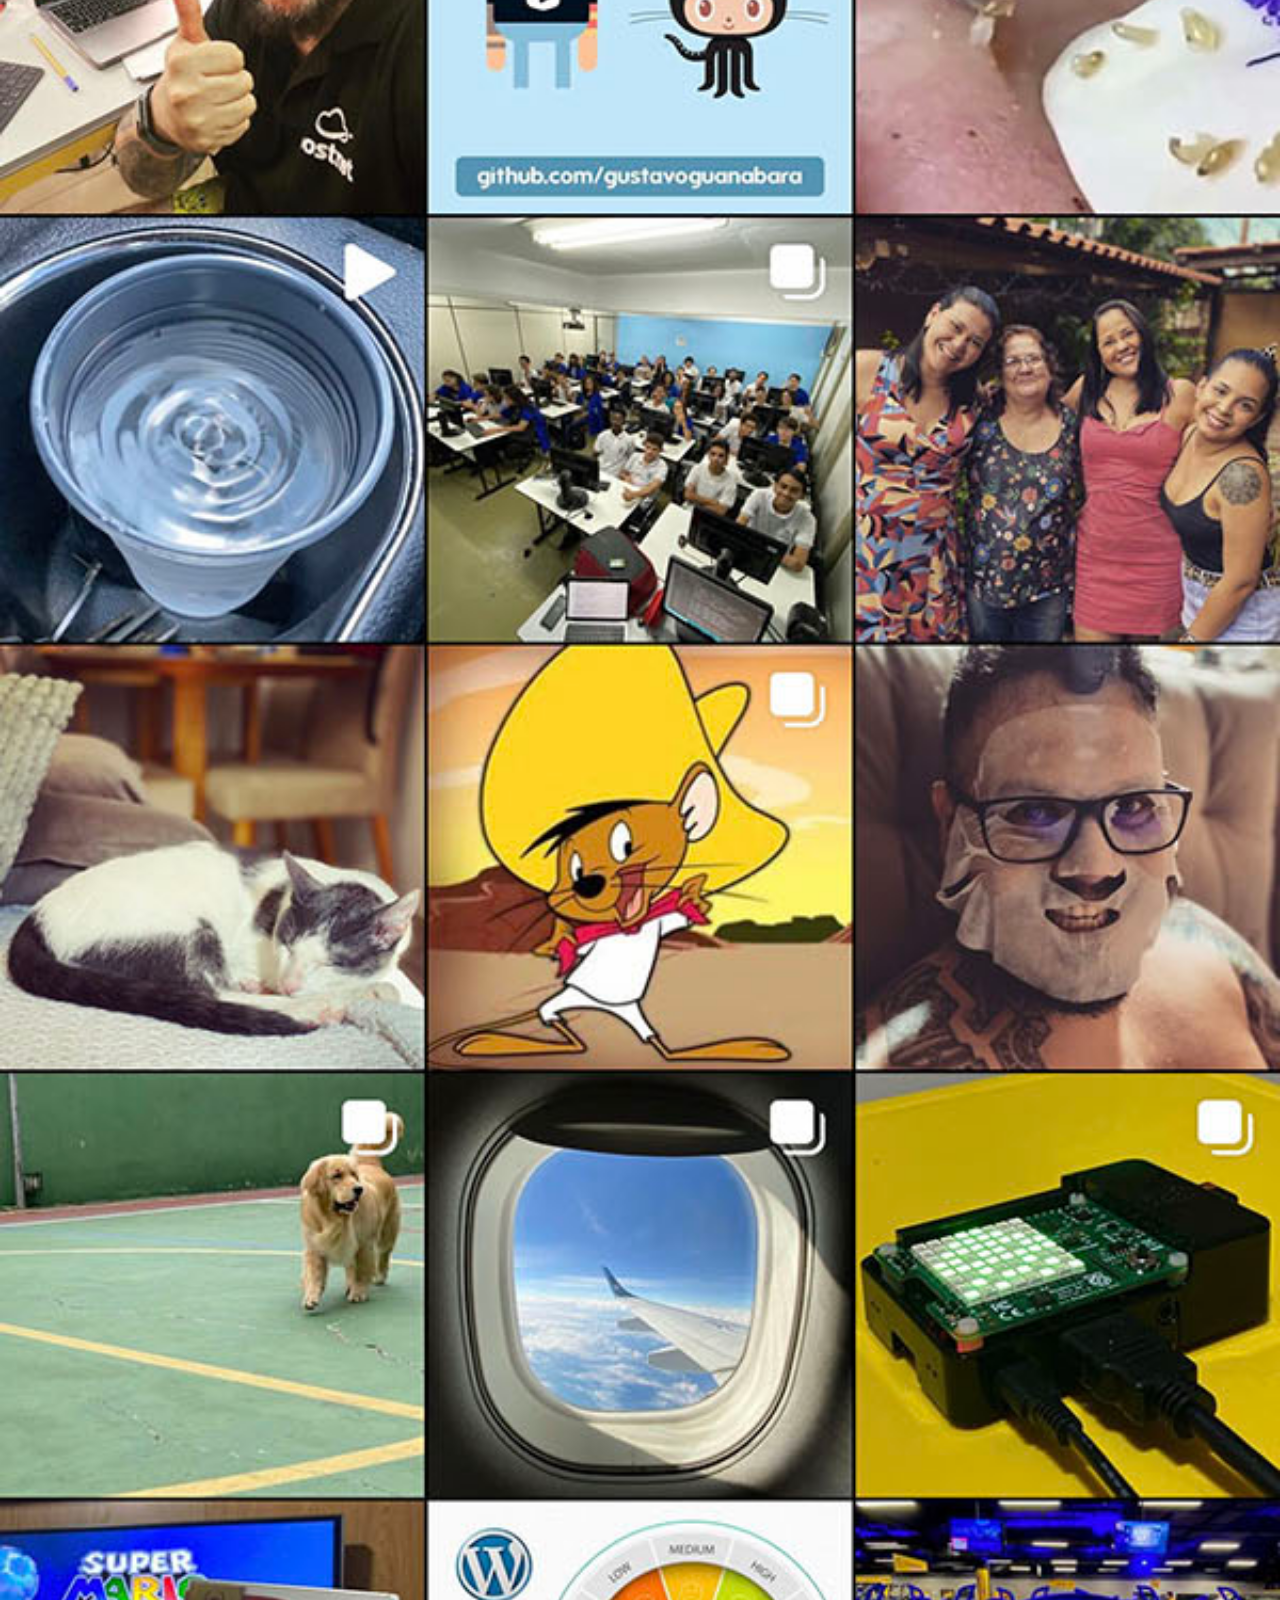
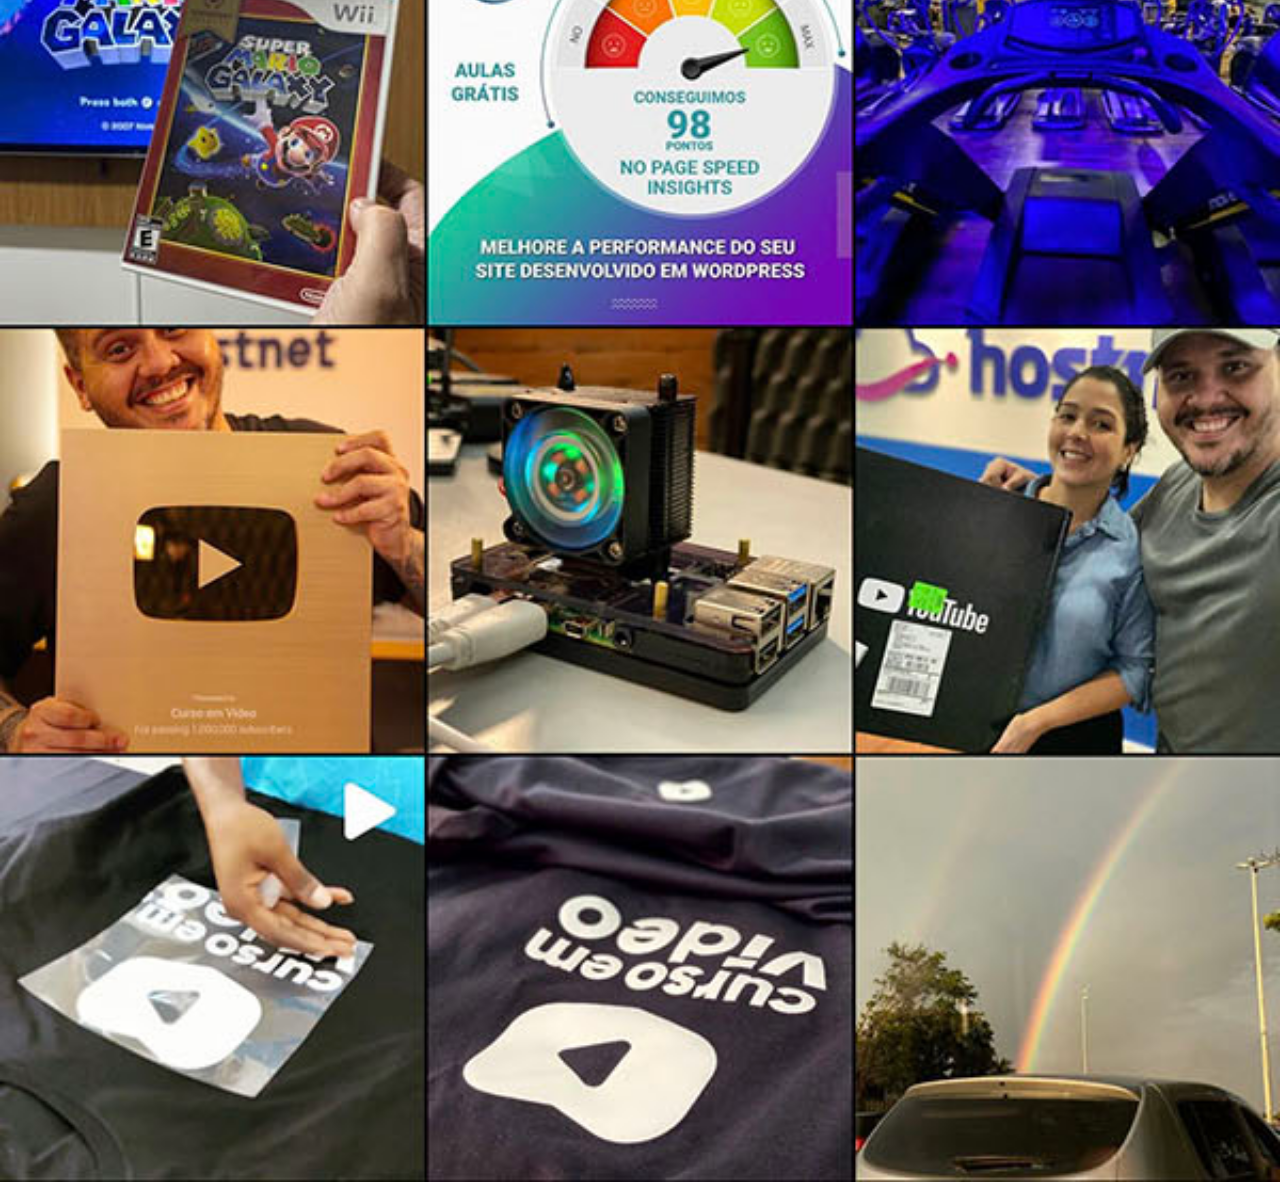
<file: insta.html>
<!DOCTYPE html>
<html lang="pt-br">
<head>
    <meta charset="UTF-8">
    <meta name="viewport" content="width=device-width, initial-scale=1.0">
    <title>Document</title>
    <style>
         *{margin: 0;}
        ::-webkit-scrollbar{
            width:0px;
            height: 0px;
        }

        img{
            width: 100vw;
        }
    </style>
</head>
<body>
    <img src="imagens/tela-instagram.jpg" alt="">
</body>
</html>
</file>
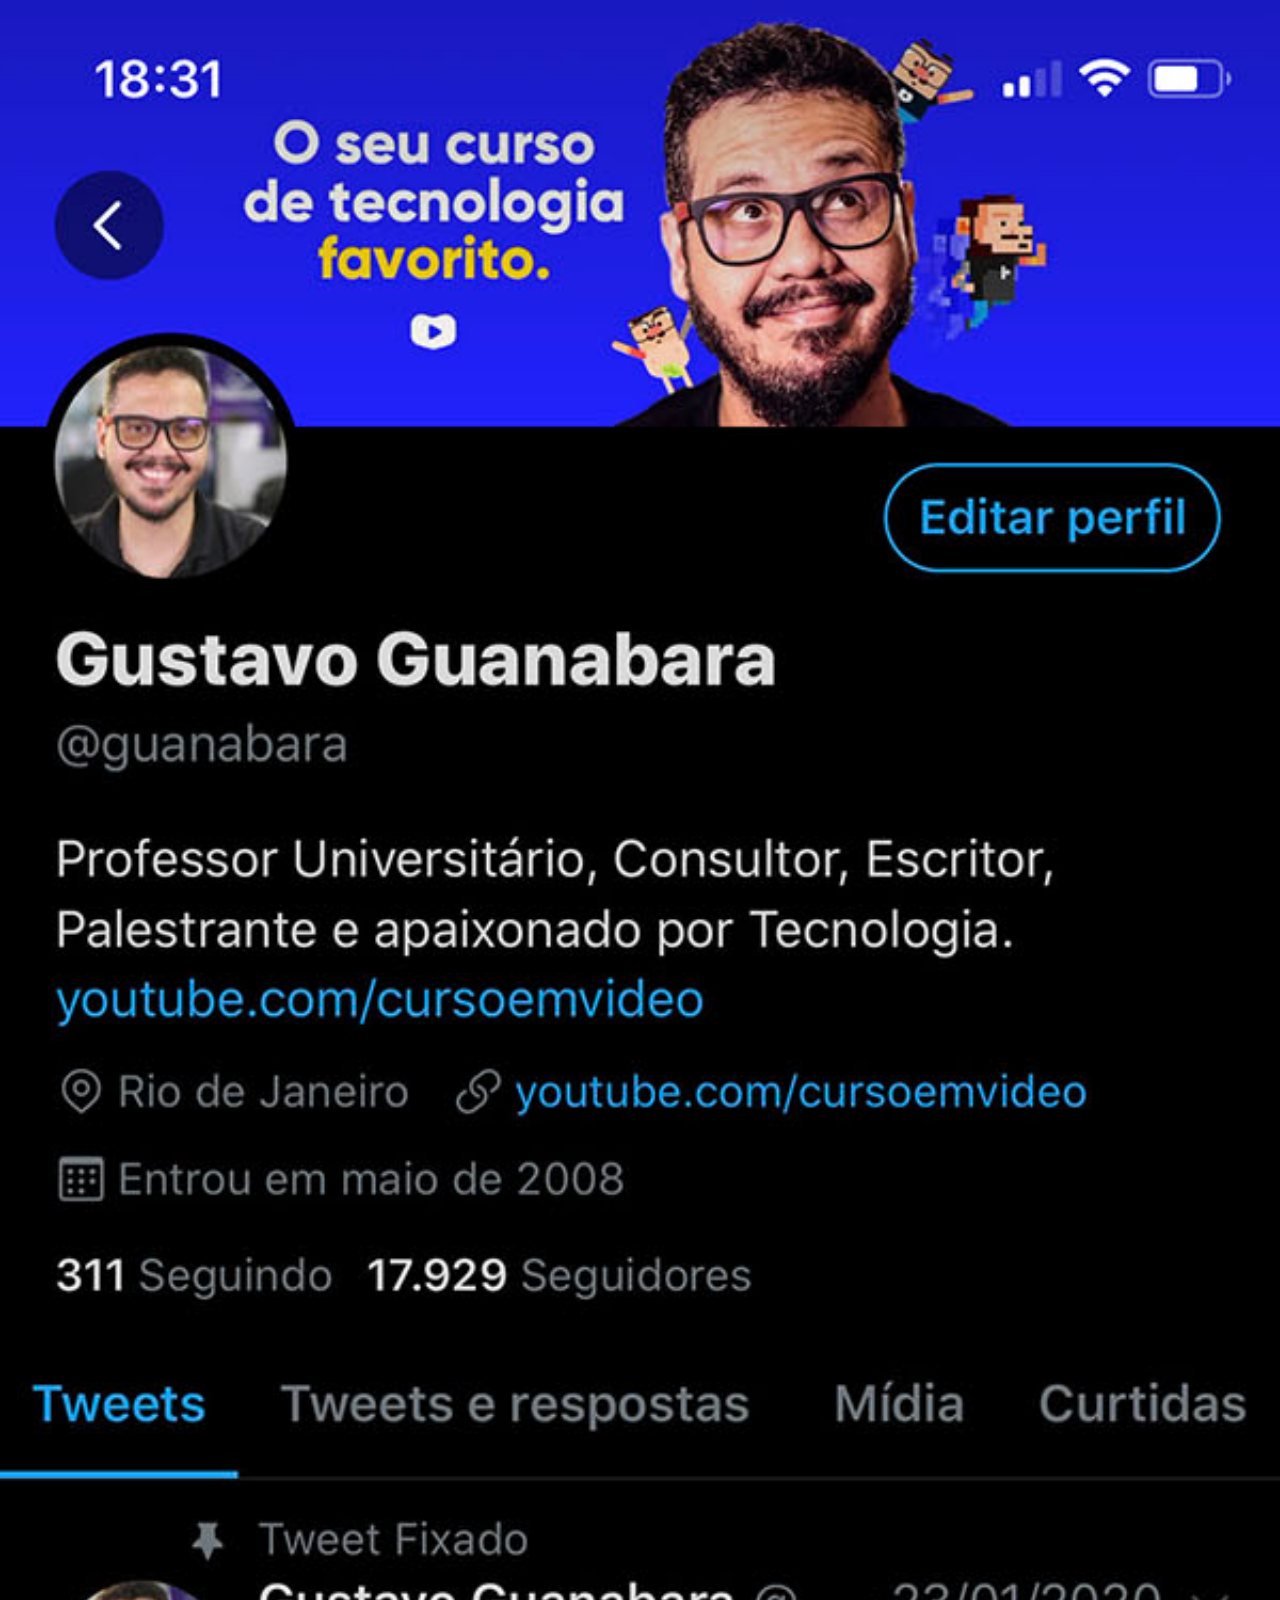
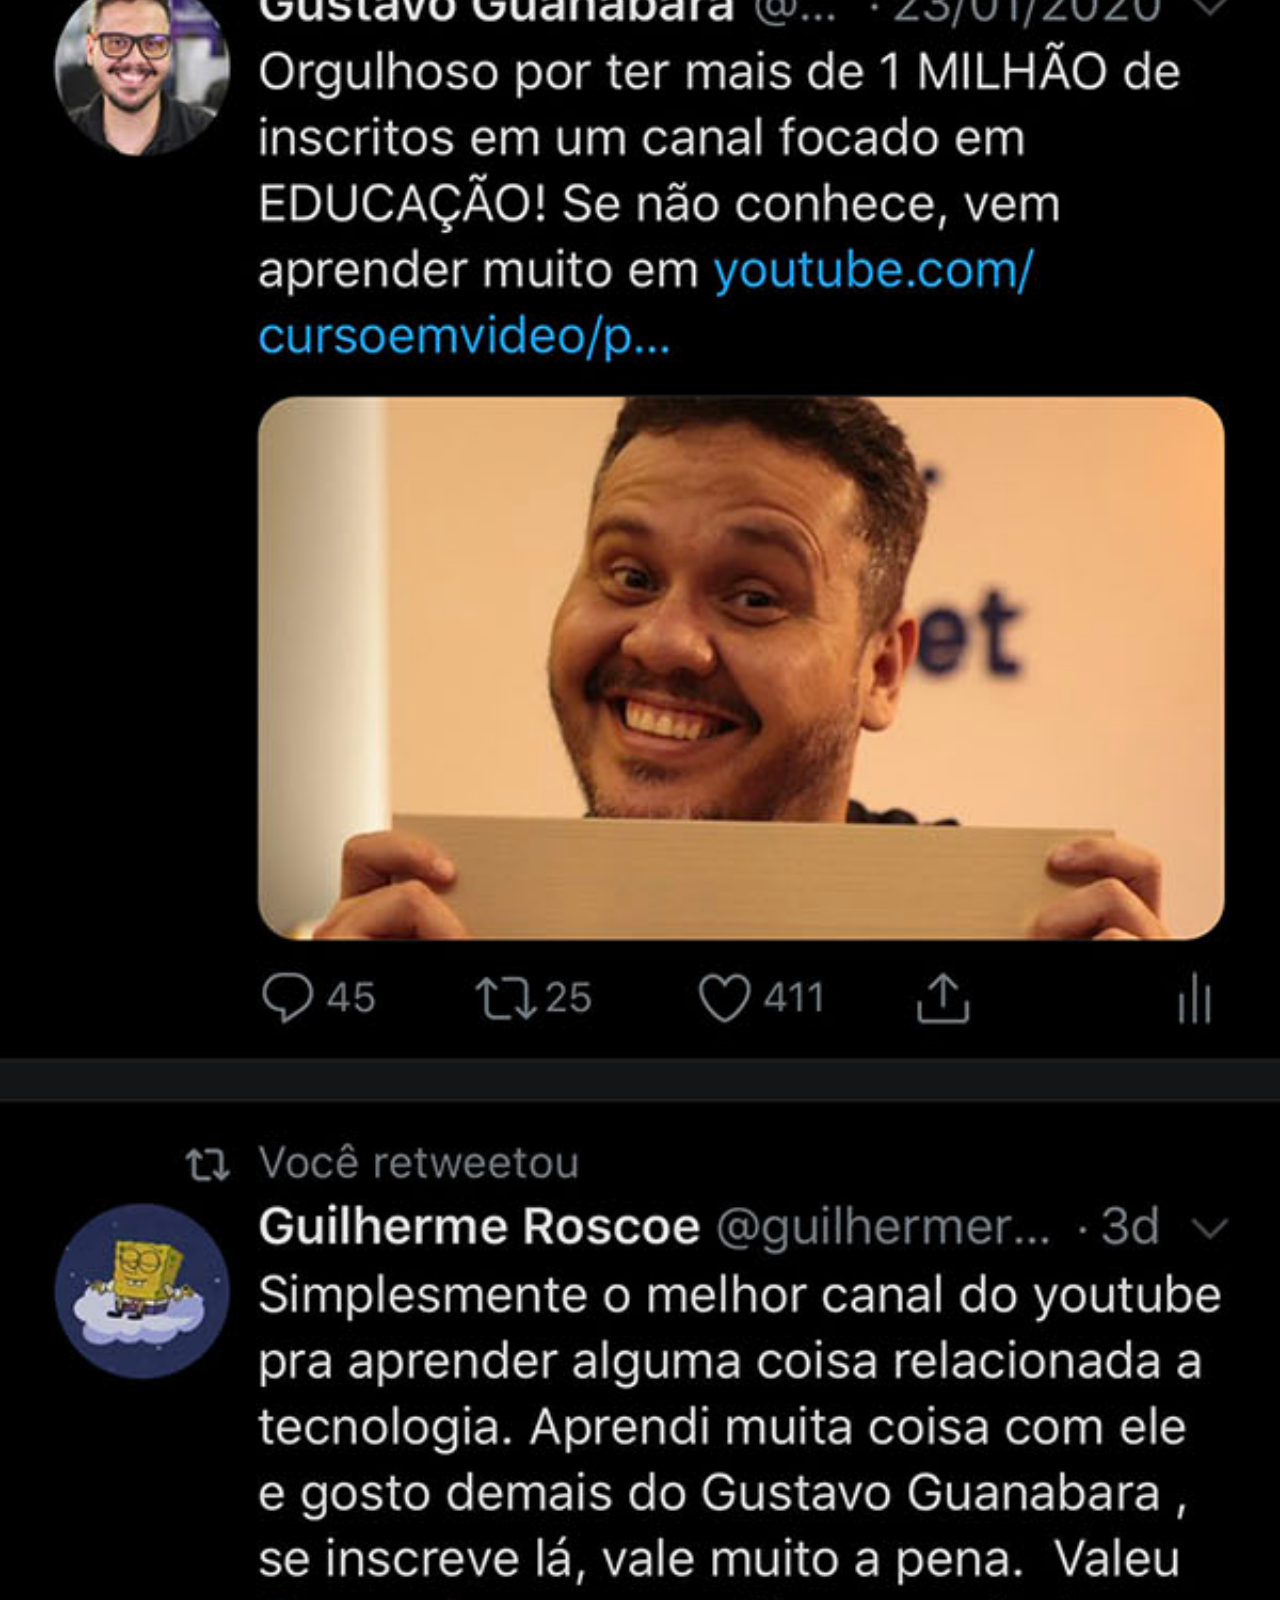
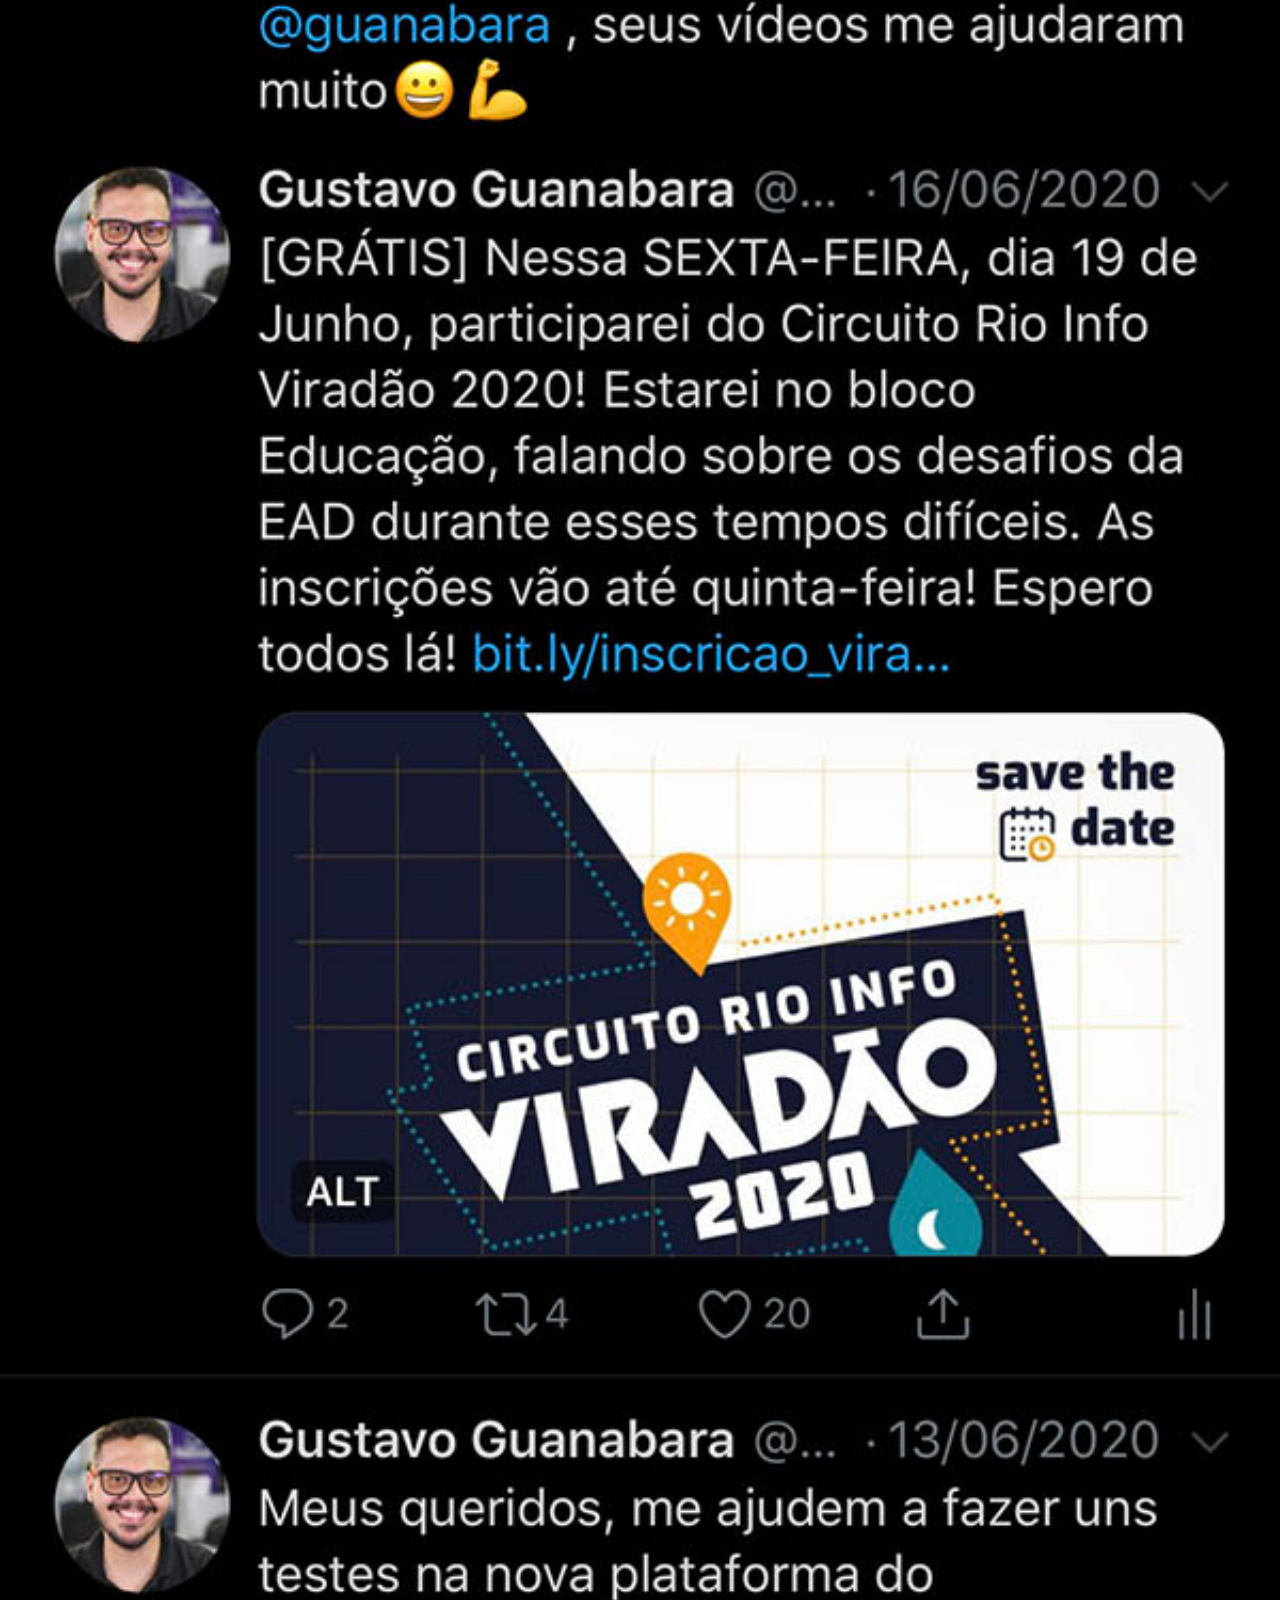
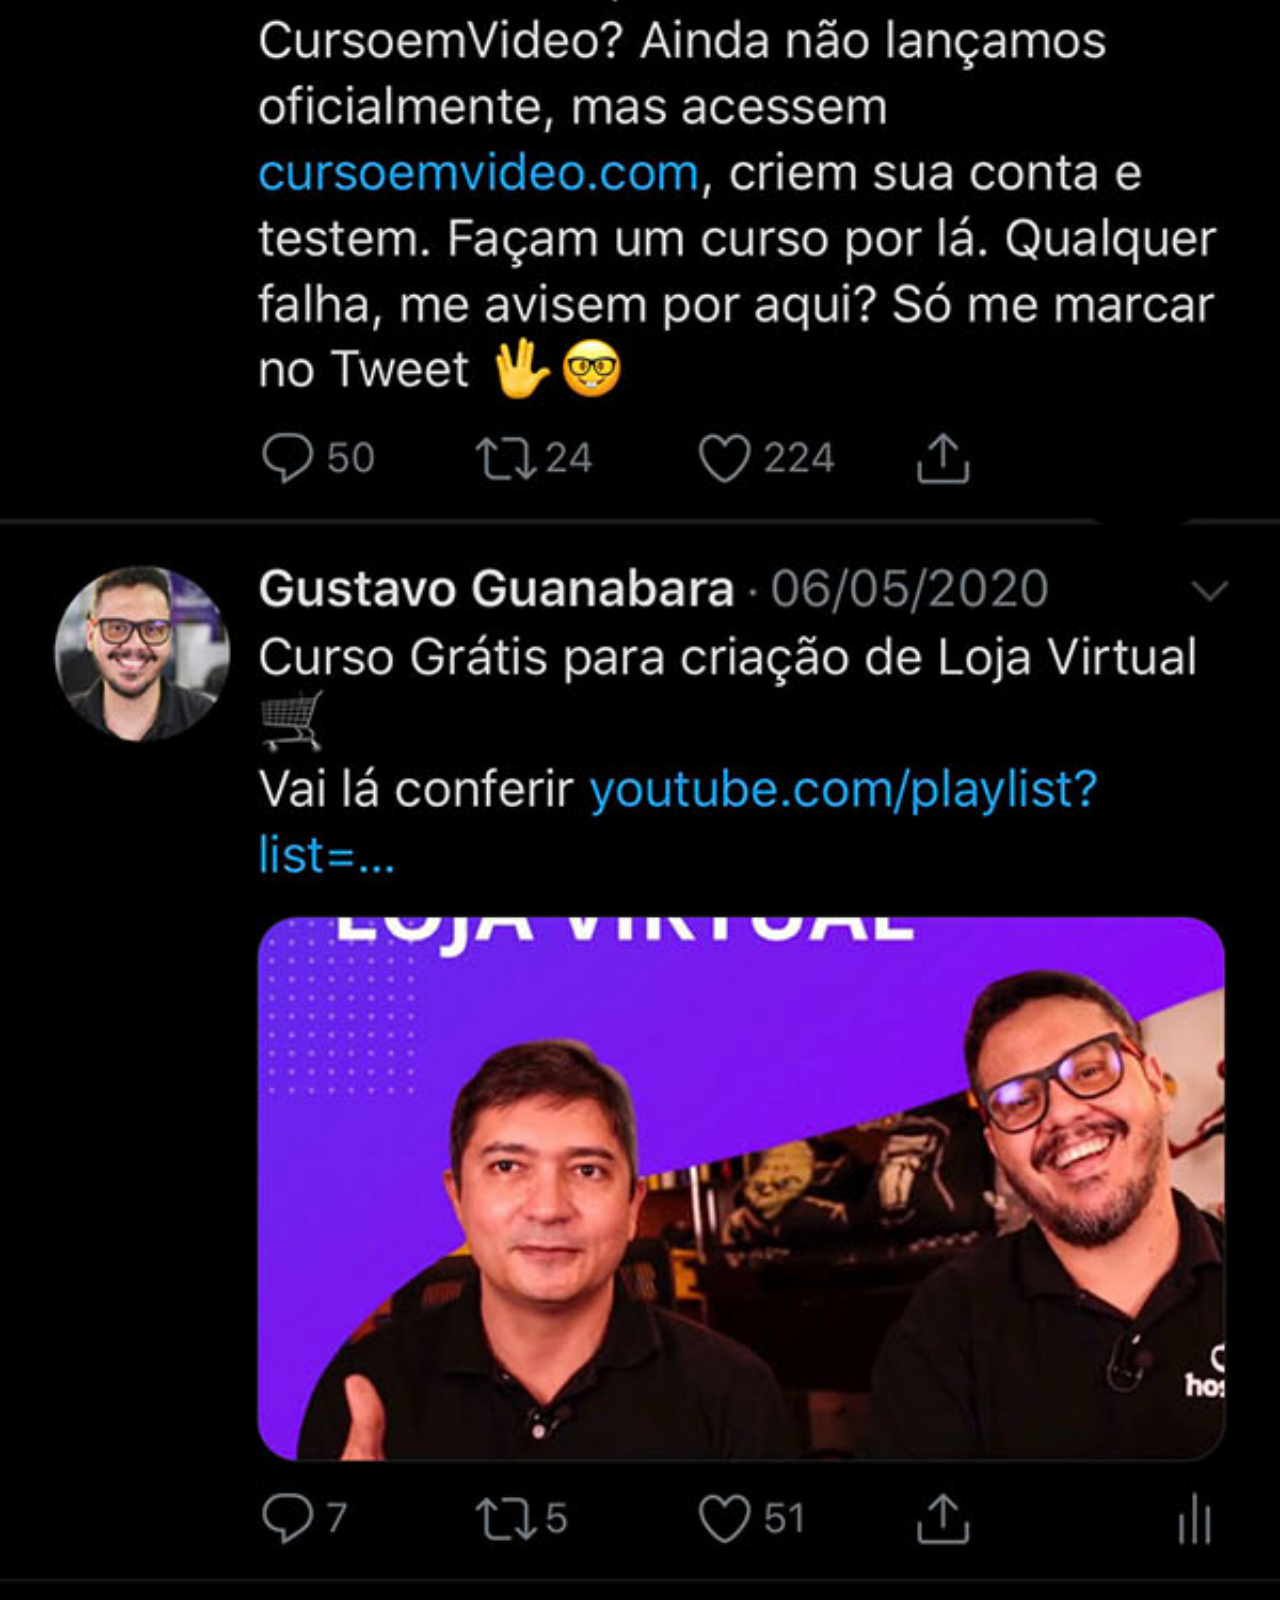
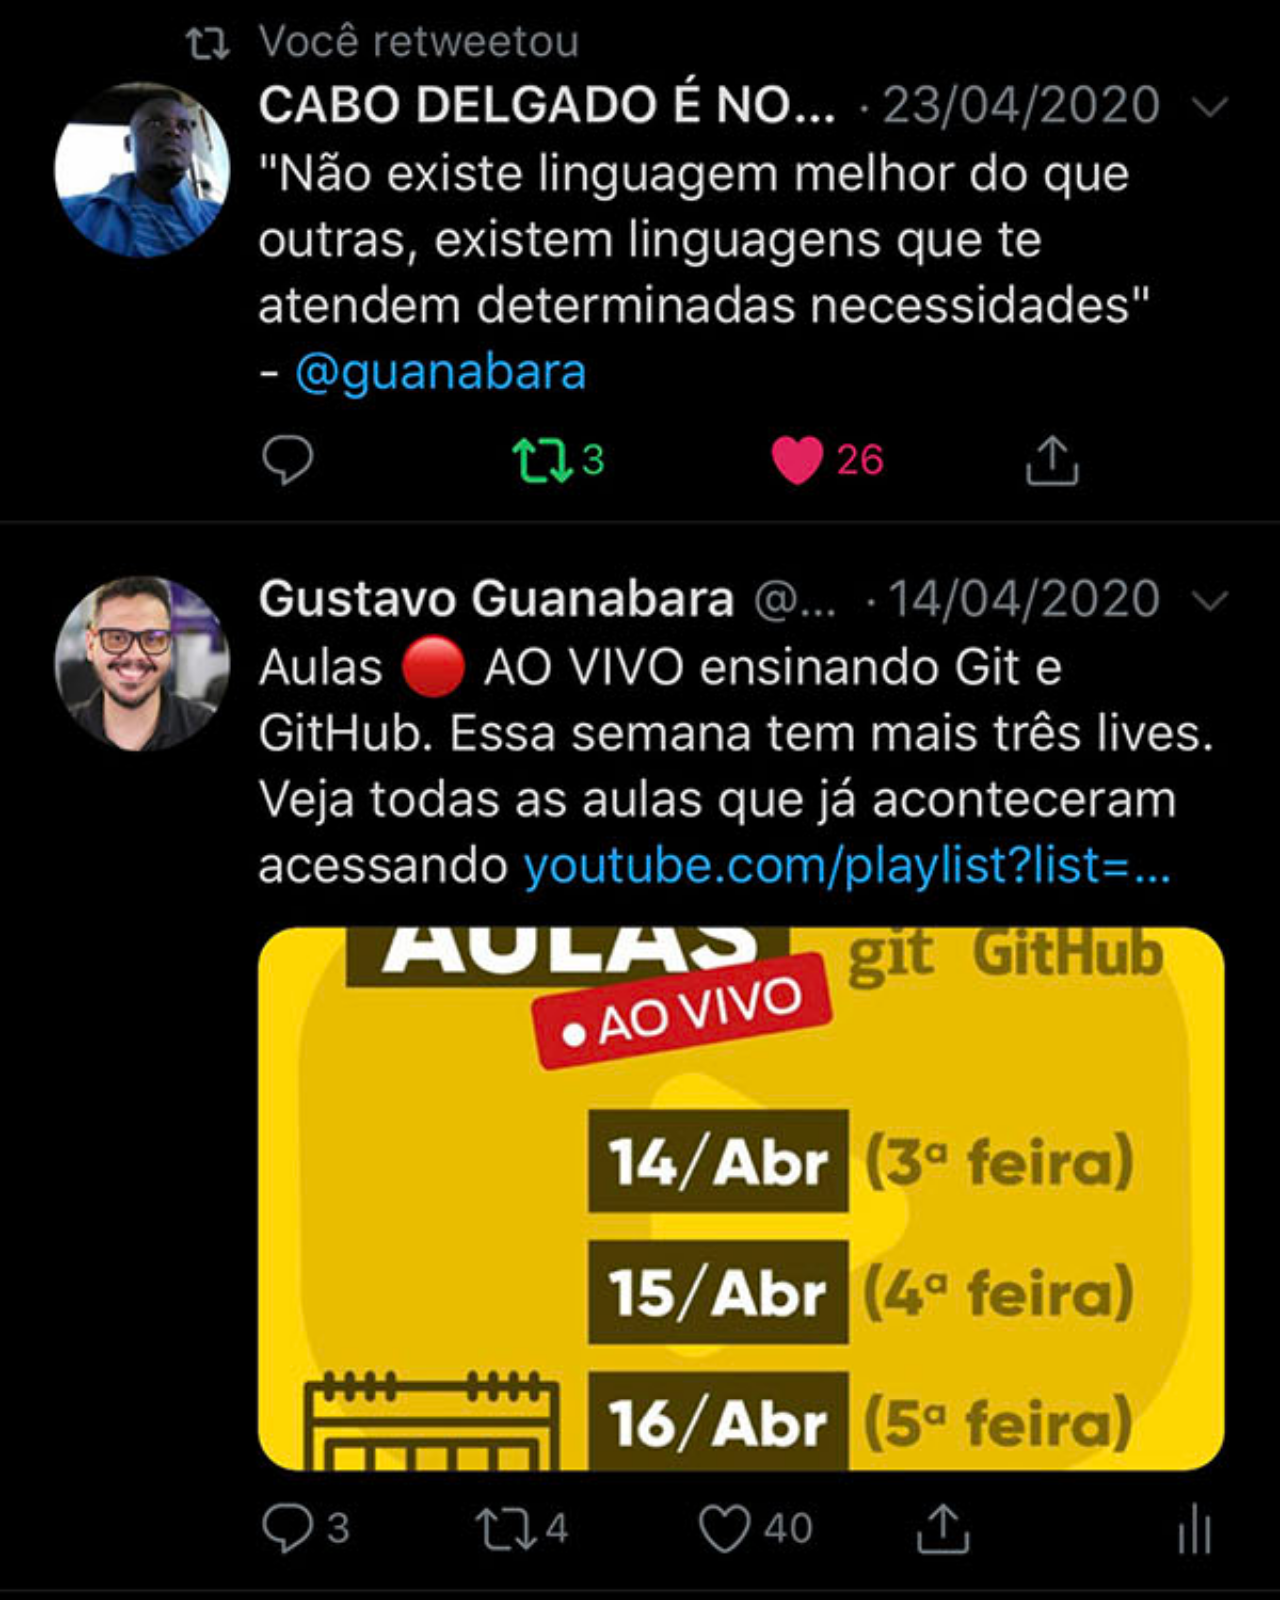
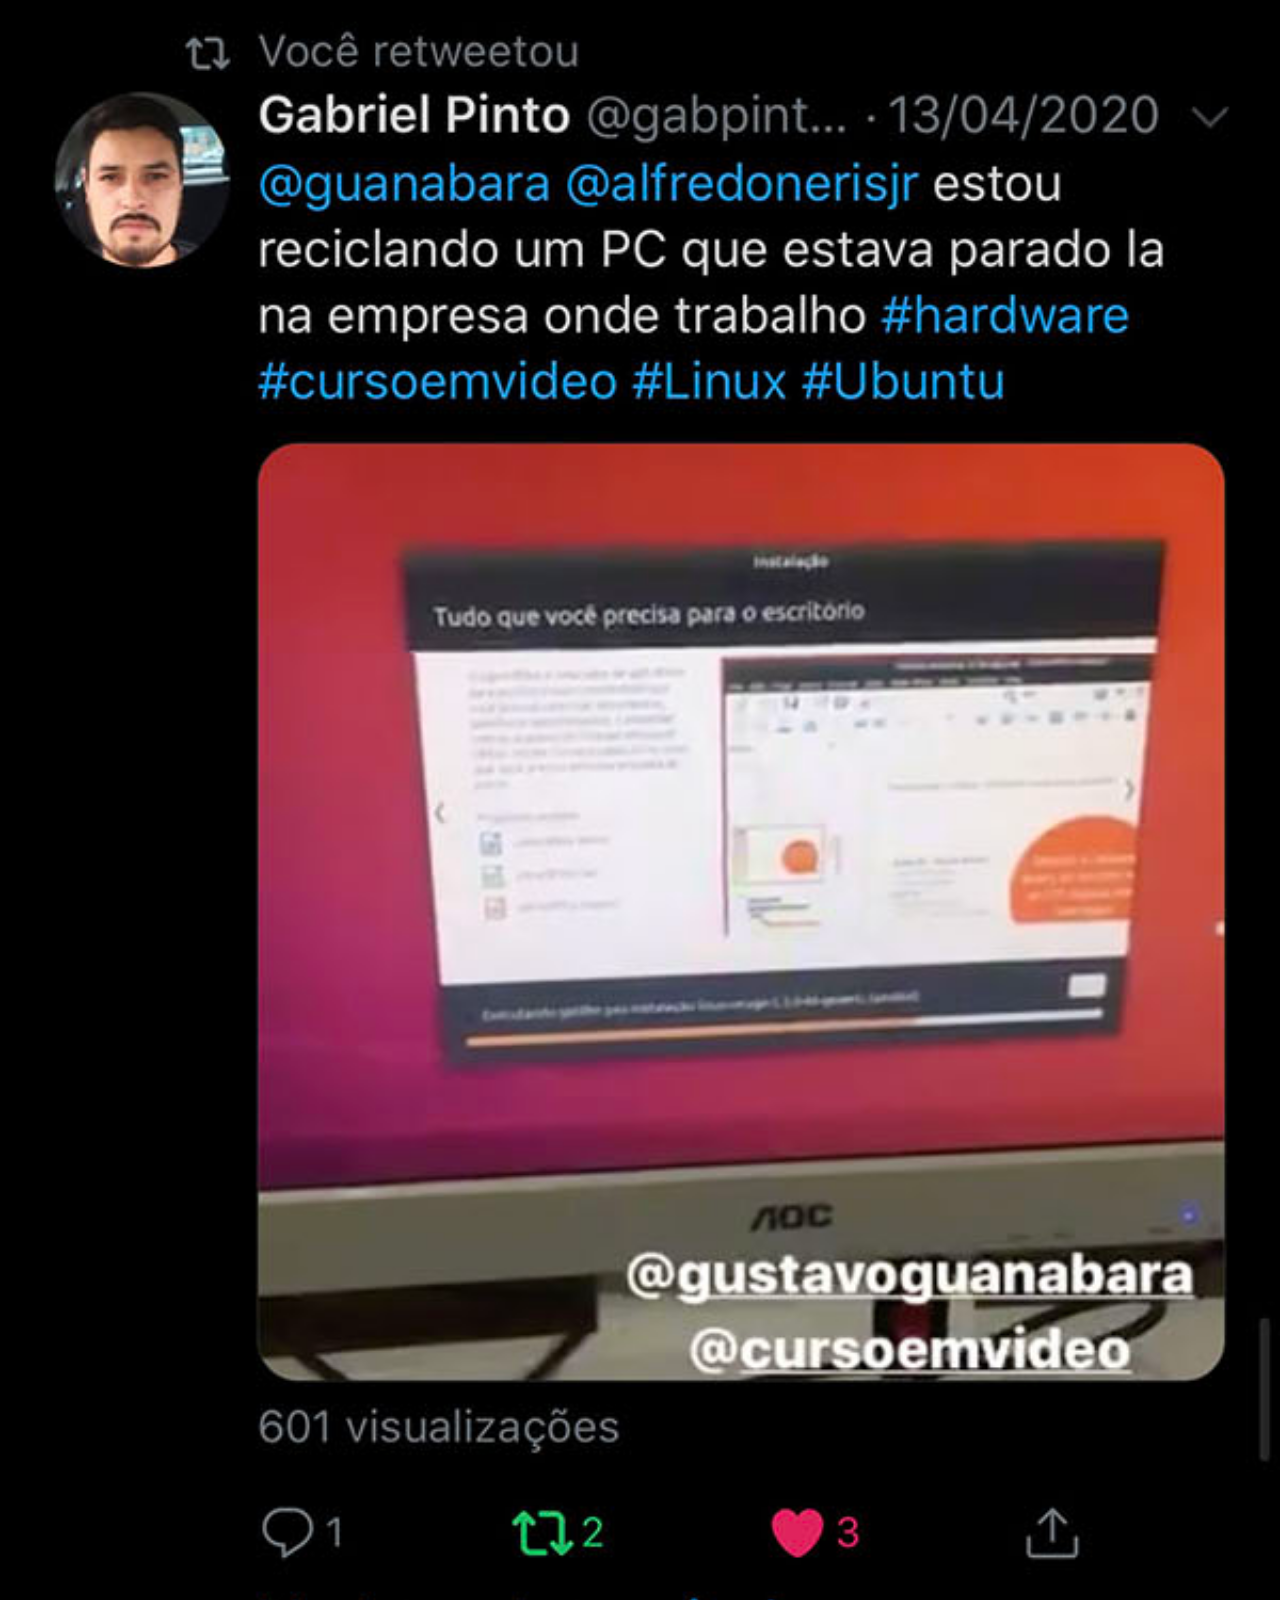
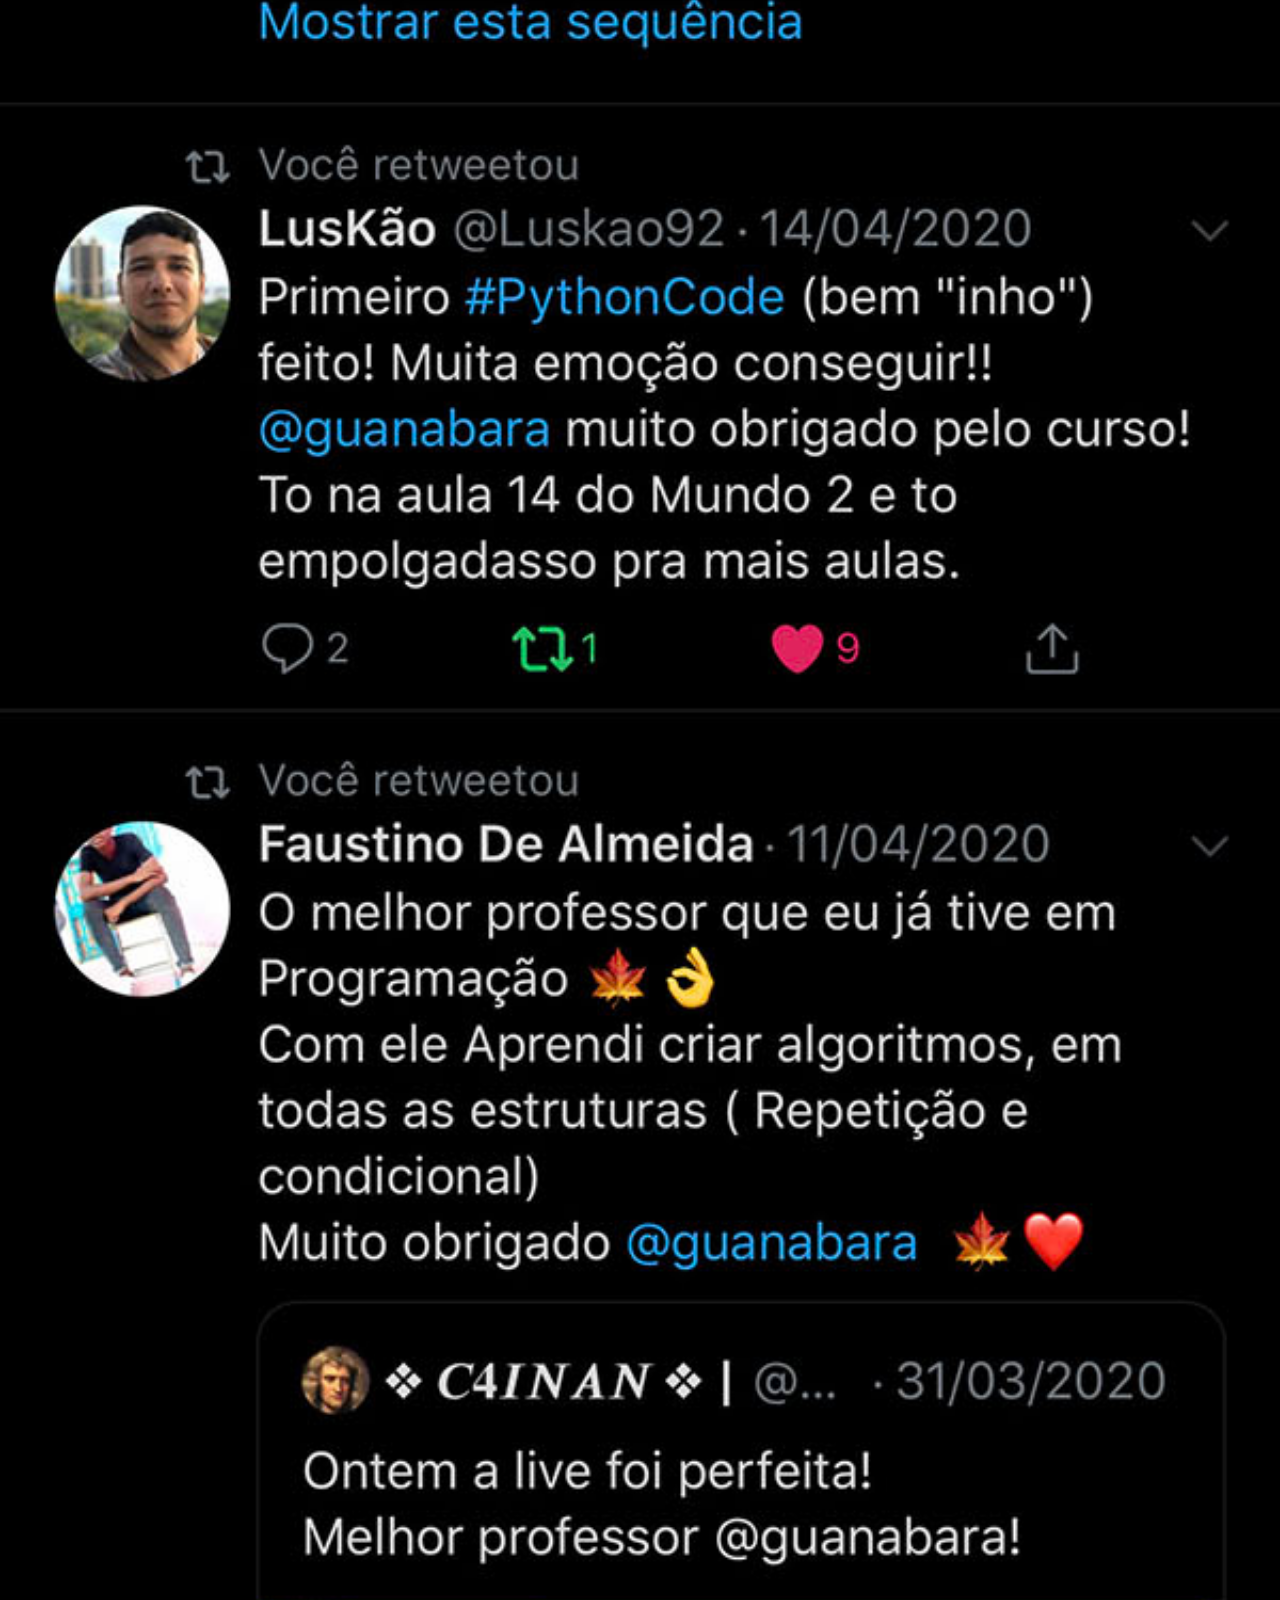
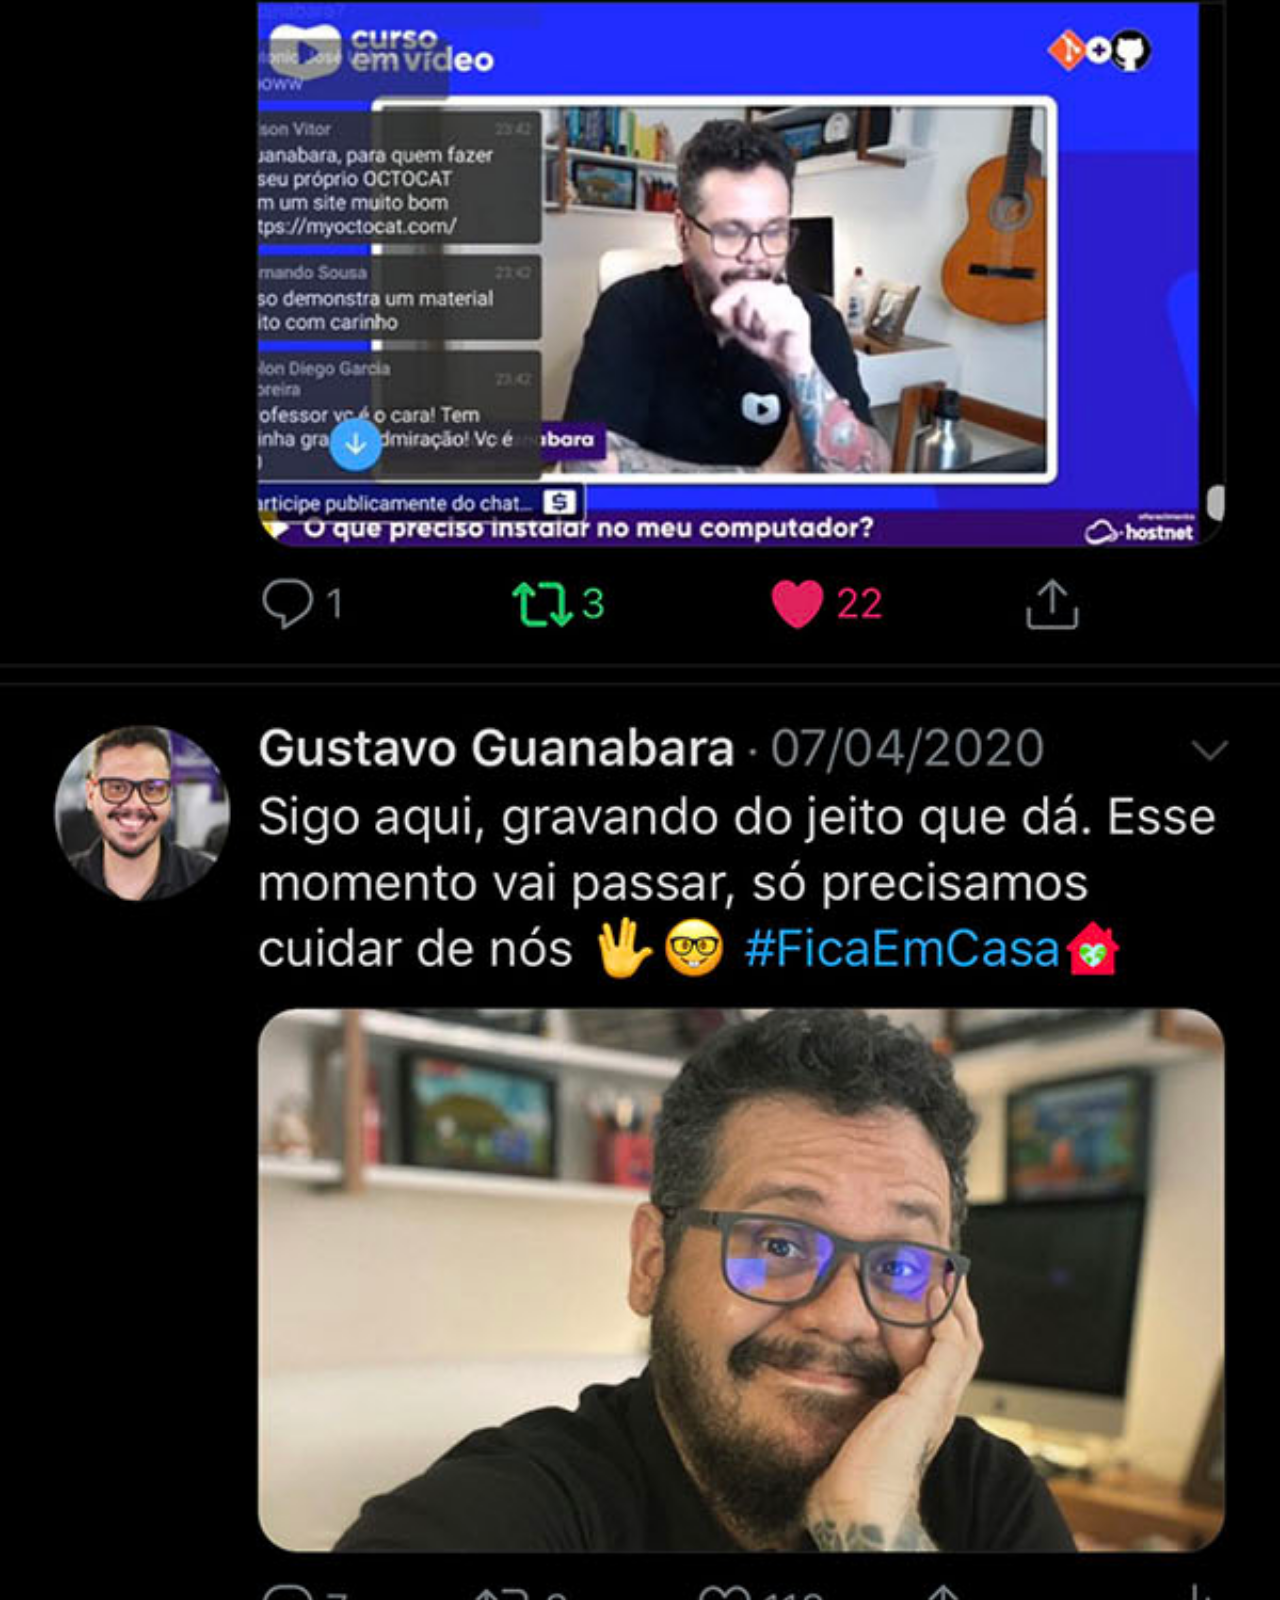
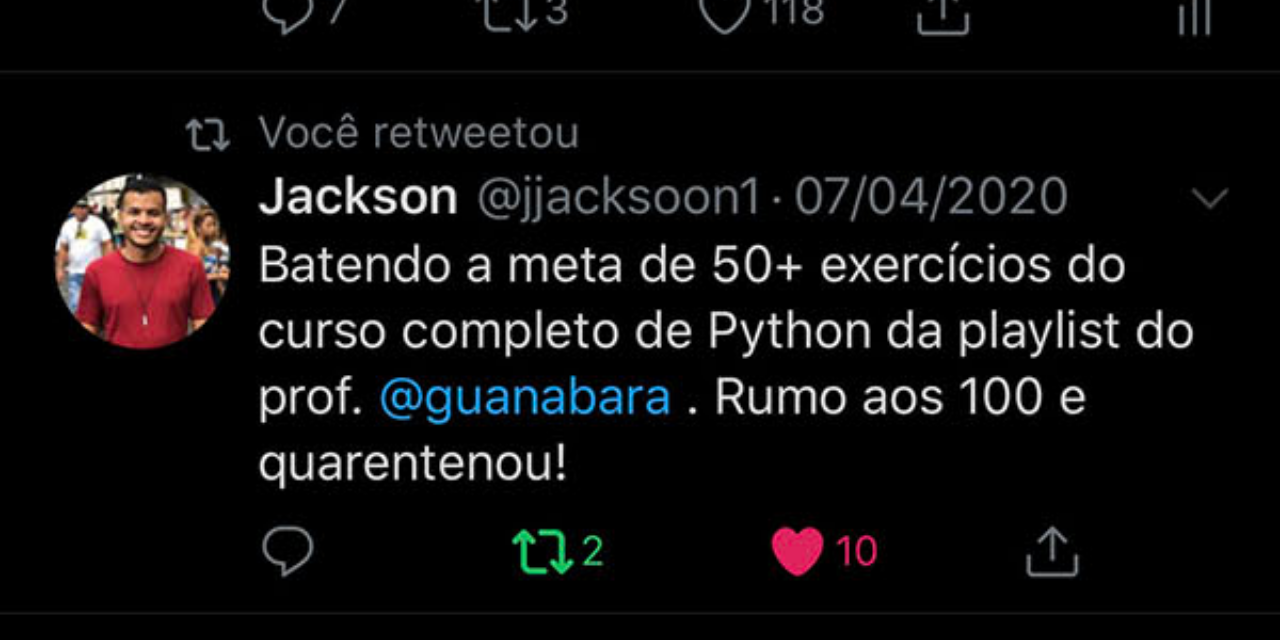
<file: x.html>
<!DOCTYPE html>
<html lang="pt-br">
<head>
    <meta charset="UTF-8">
    <meta name="viewport" content="width=device-width, initial-scale=1.0">
    <title>Document</title>
    <style>
         *{margin: 0;}
        ::-webkit-scrollbar{
            width:0px;
            height: 0px;
        }

        img{
            width: 100vw;
        }
    </style>
</head>
<body>
    <img src="imagens/tela-twitter.jpg" alt="">
</body>
</html>
</file>
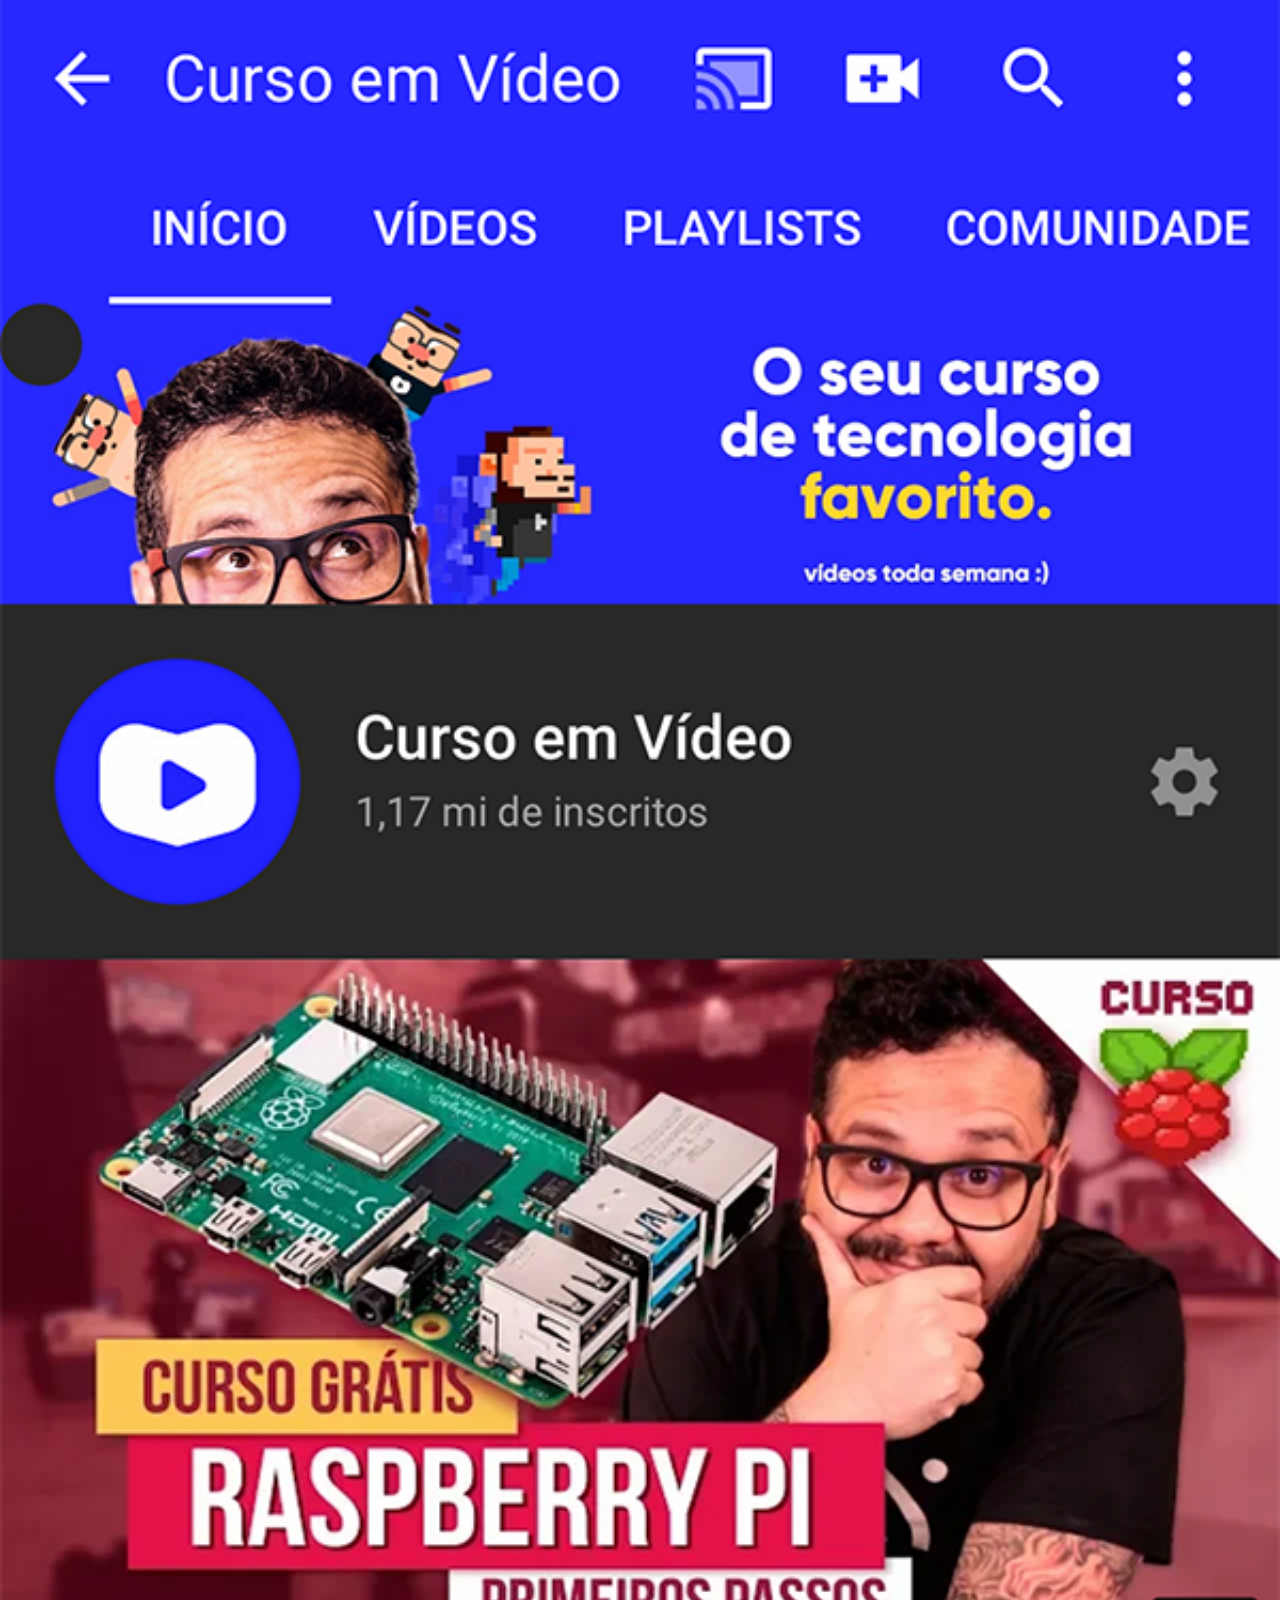
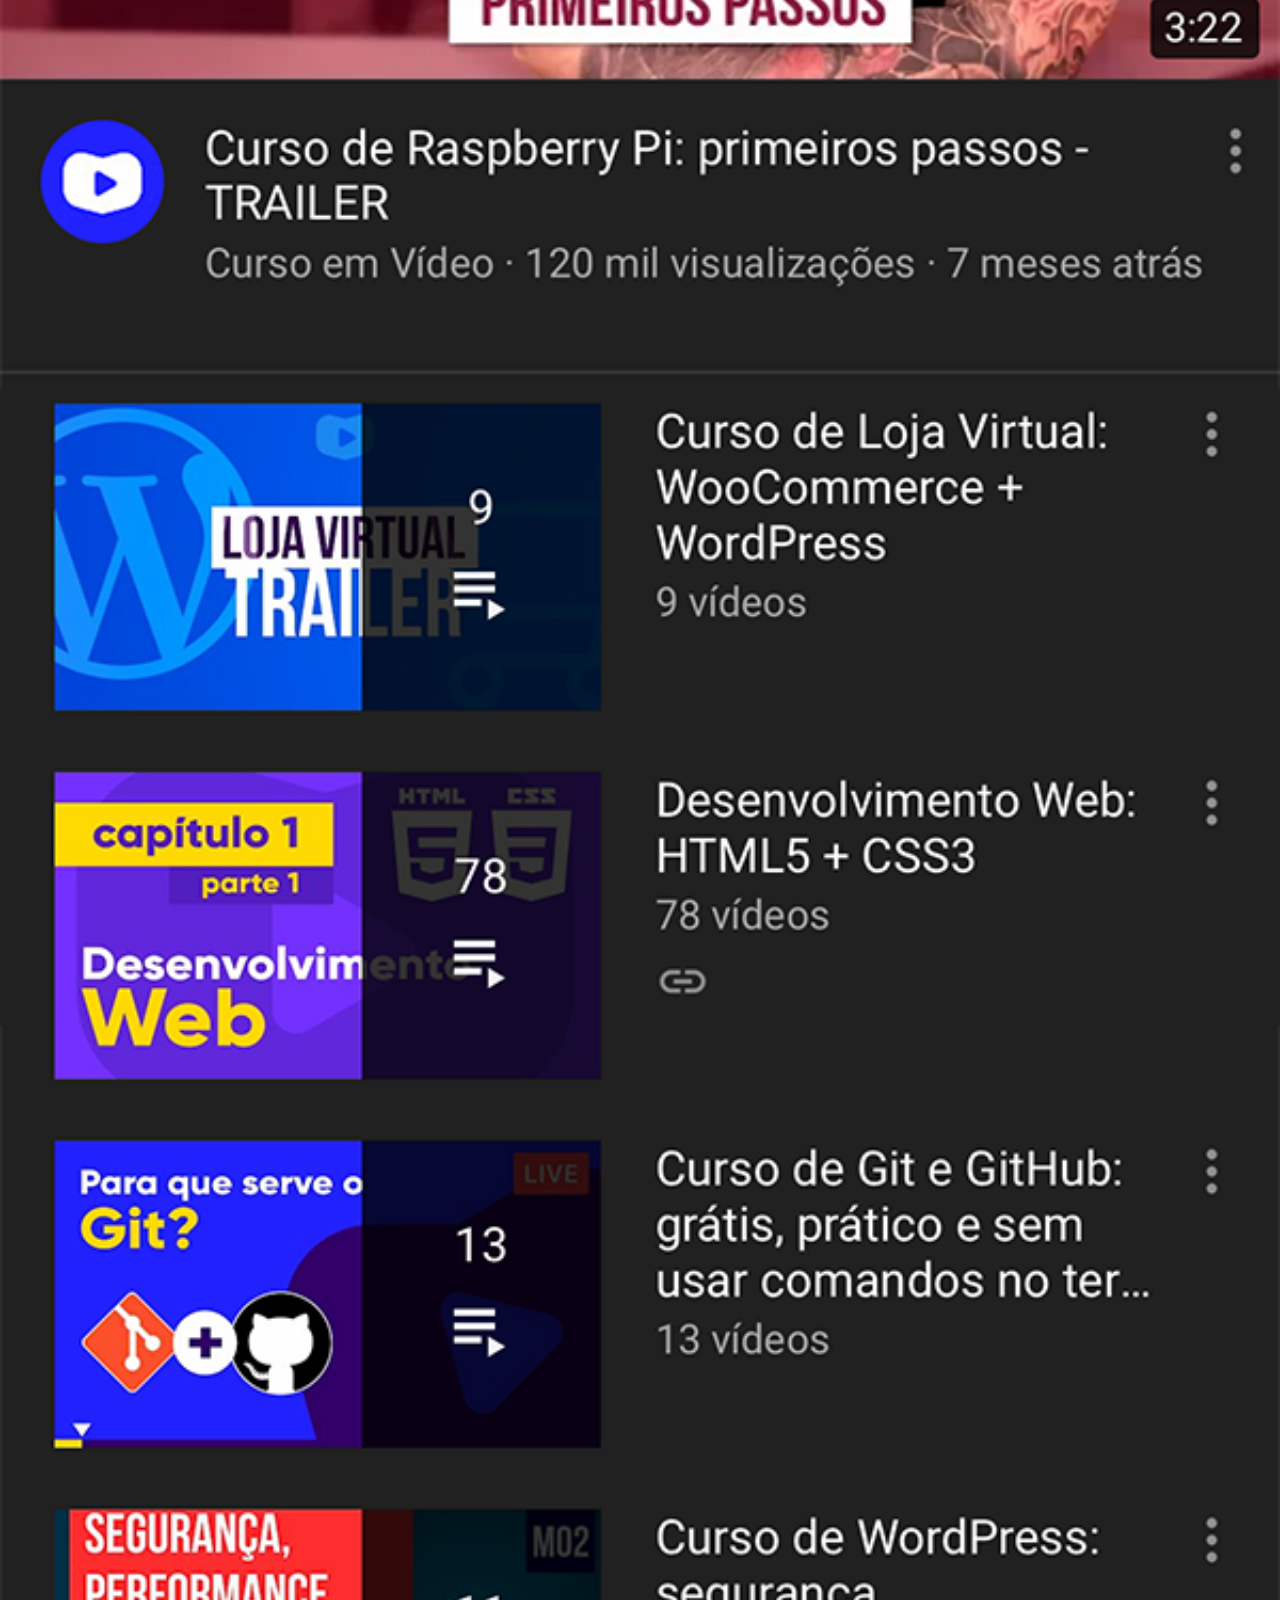
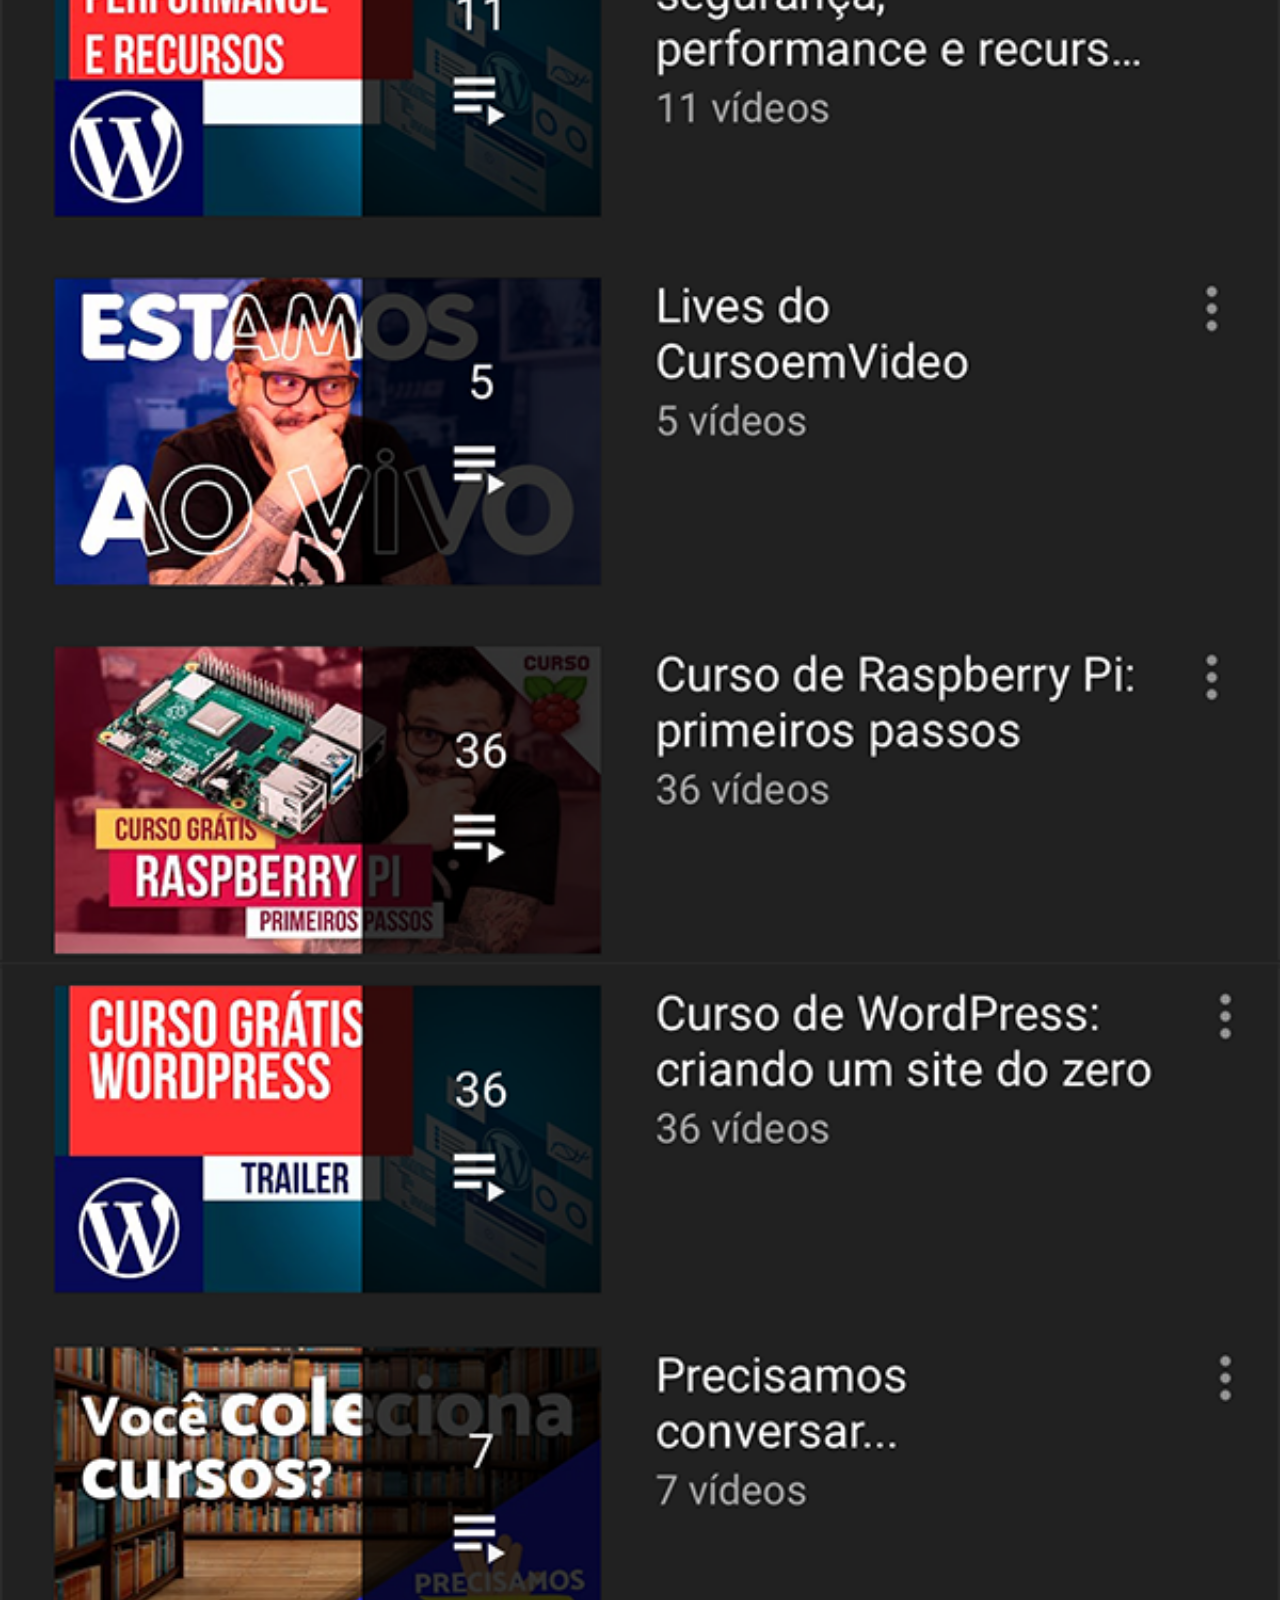
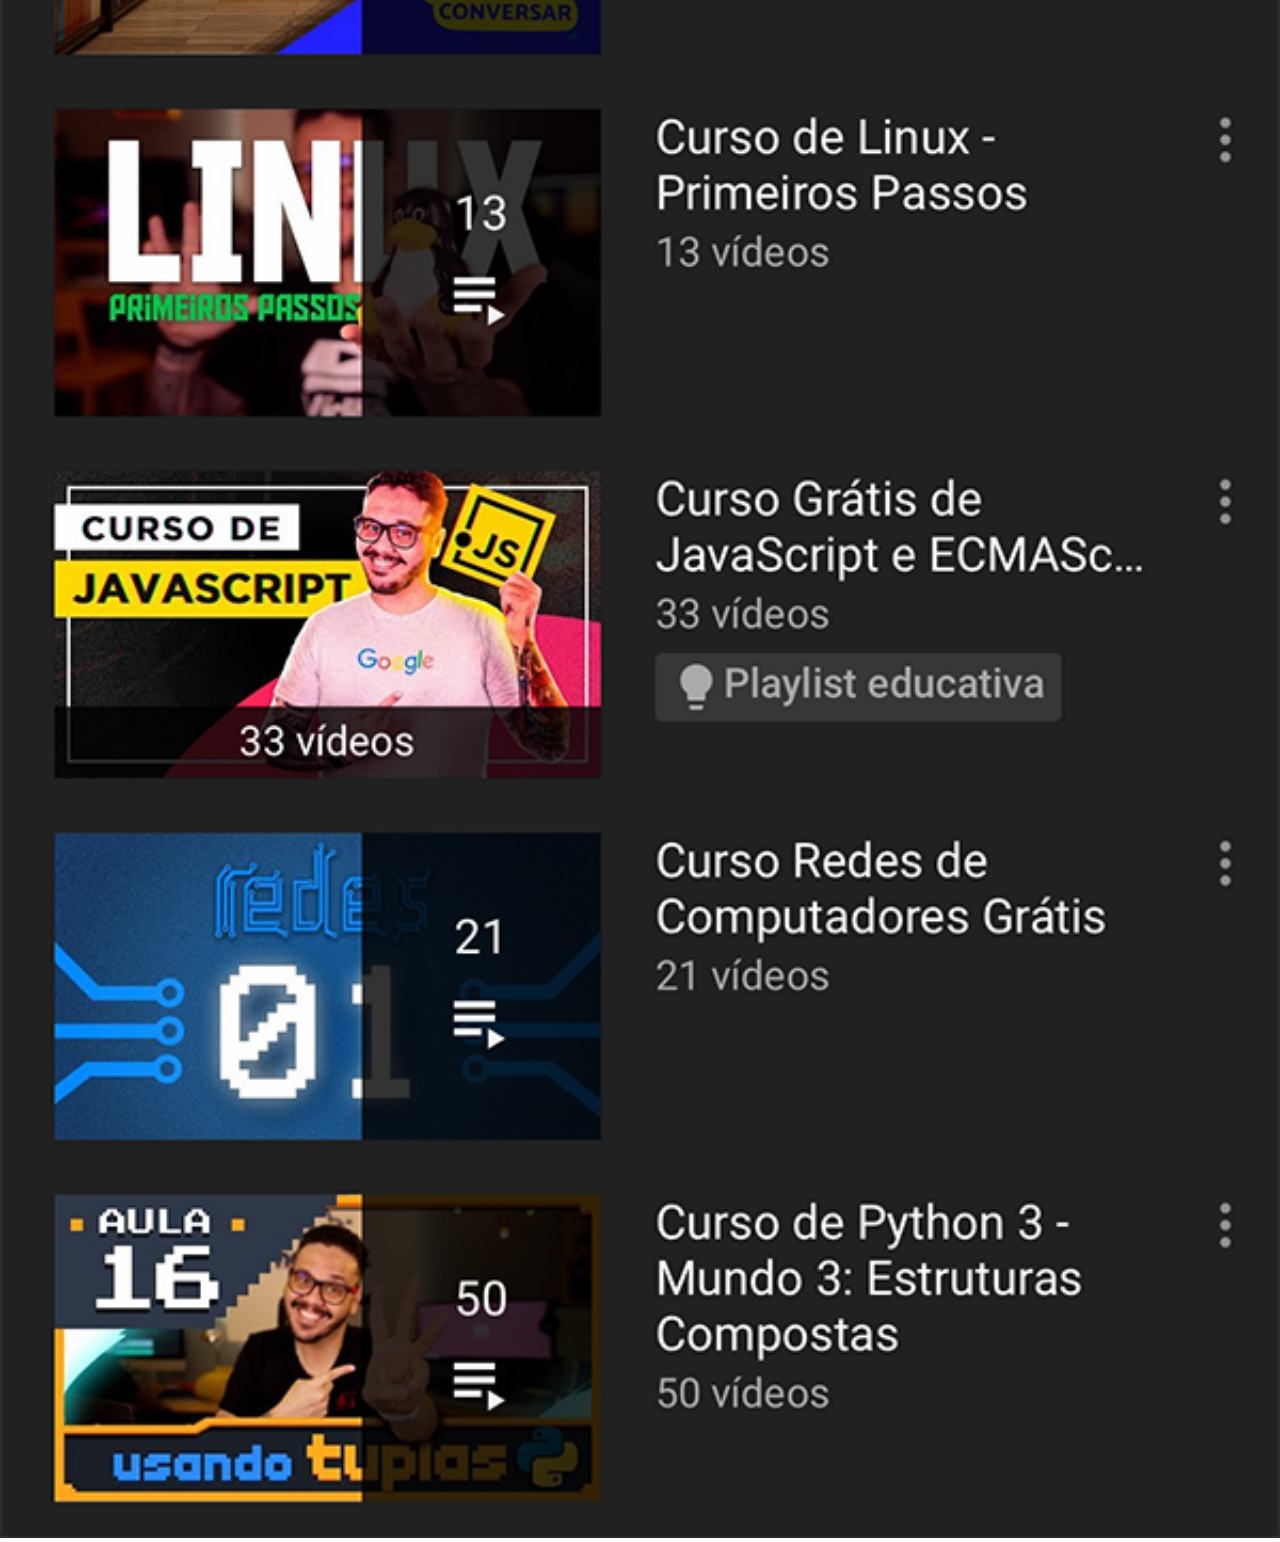
<file: youtube.html>
<!DOCTYPE html>
<html lang="pt-br">
<head>
    <meta charset="UTF-8">
    <meta name="viewport" content="width=device-width, initial-scale=1.0">
    <title>Document</title>
    <style>
         *{margin: 0;}
        ::-webkit-scrollbar{
            width:0px;
            height: 0px;
        }

        img{
            width: 100vw;
        }
    </style>
</head>
<body>
    <img src="imagens/tela-youtube.png" alt="">
</body>
</html>
</file>
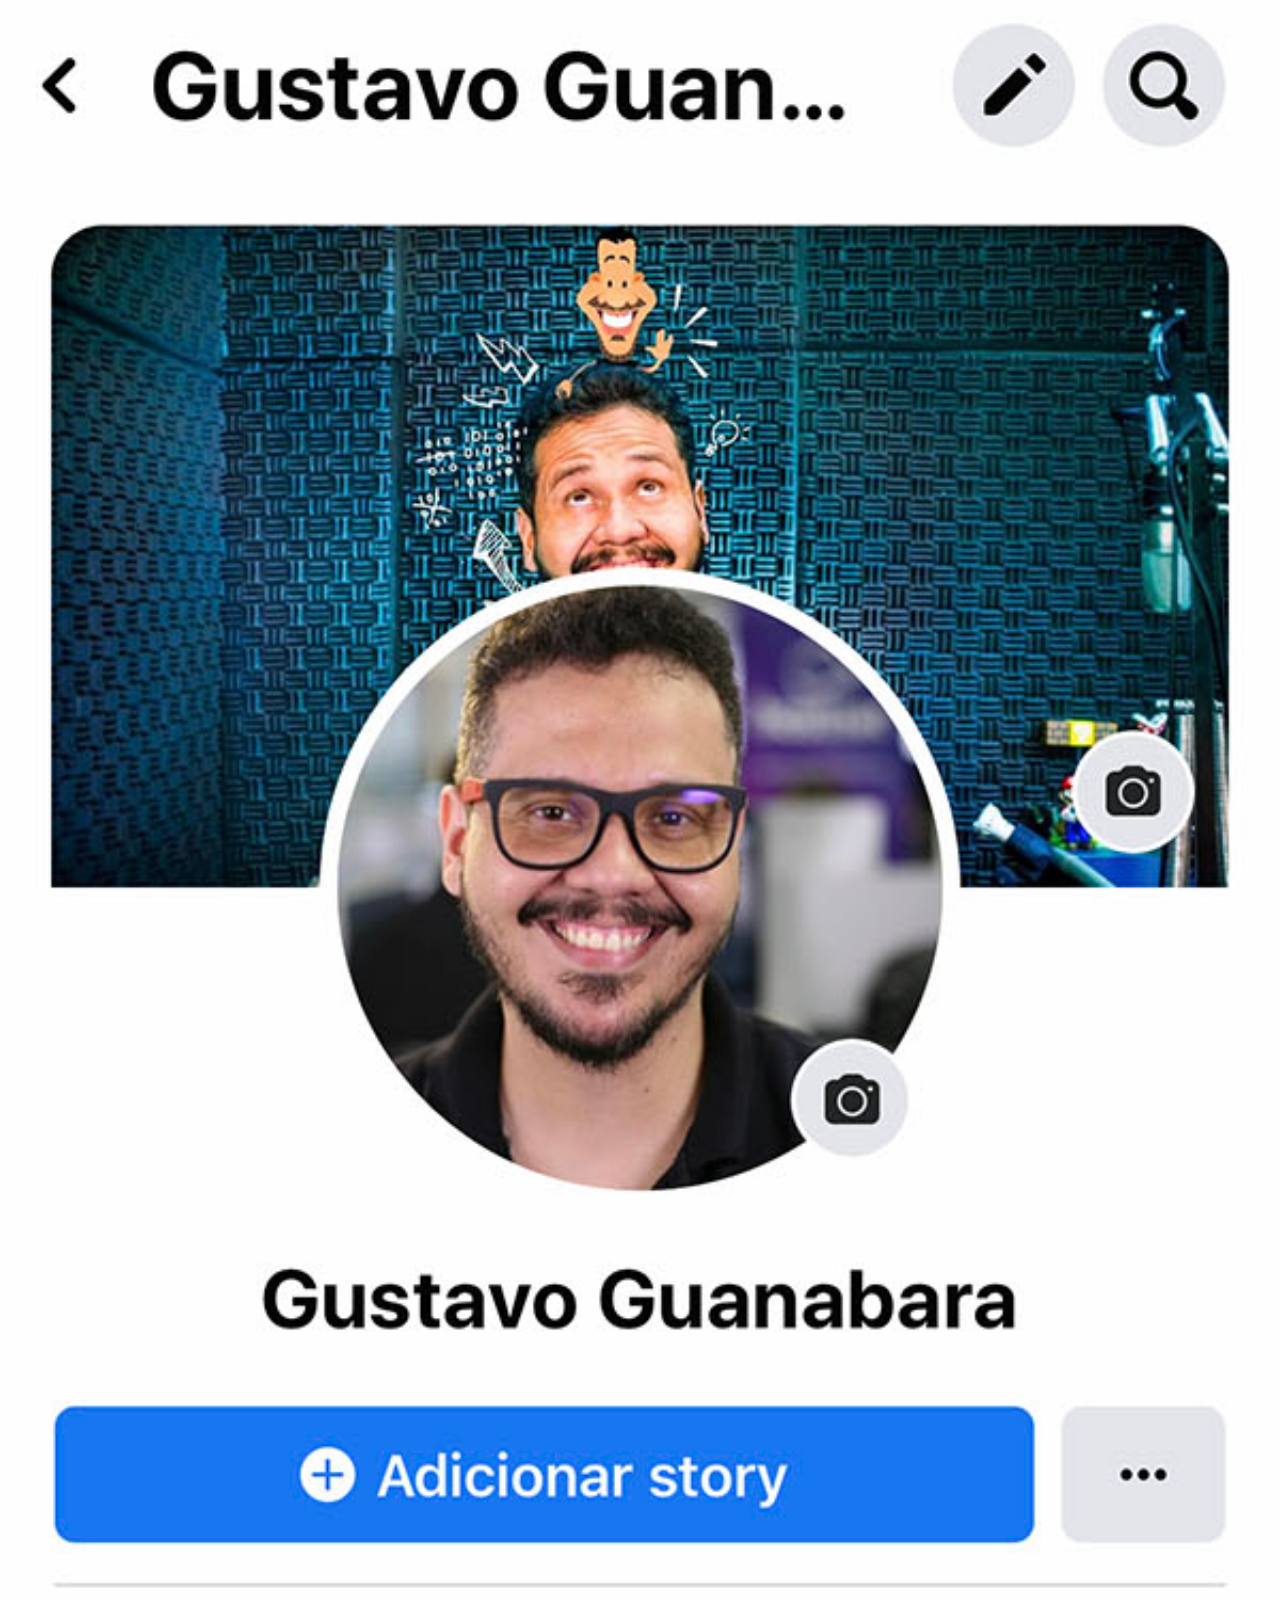
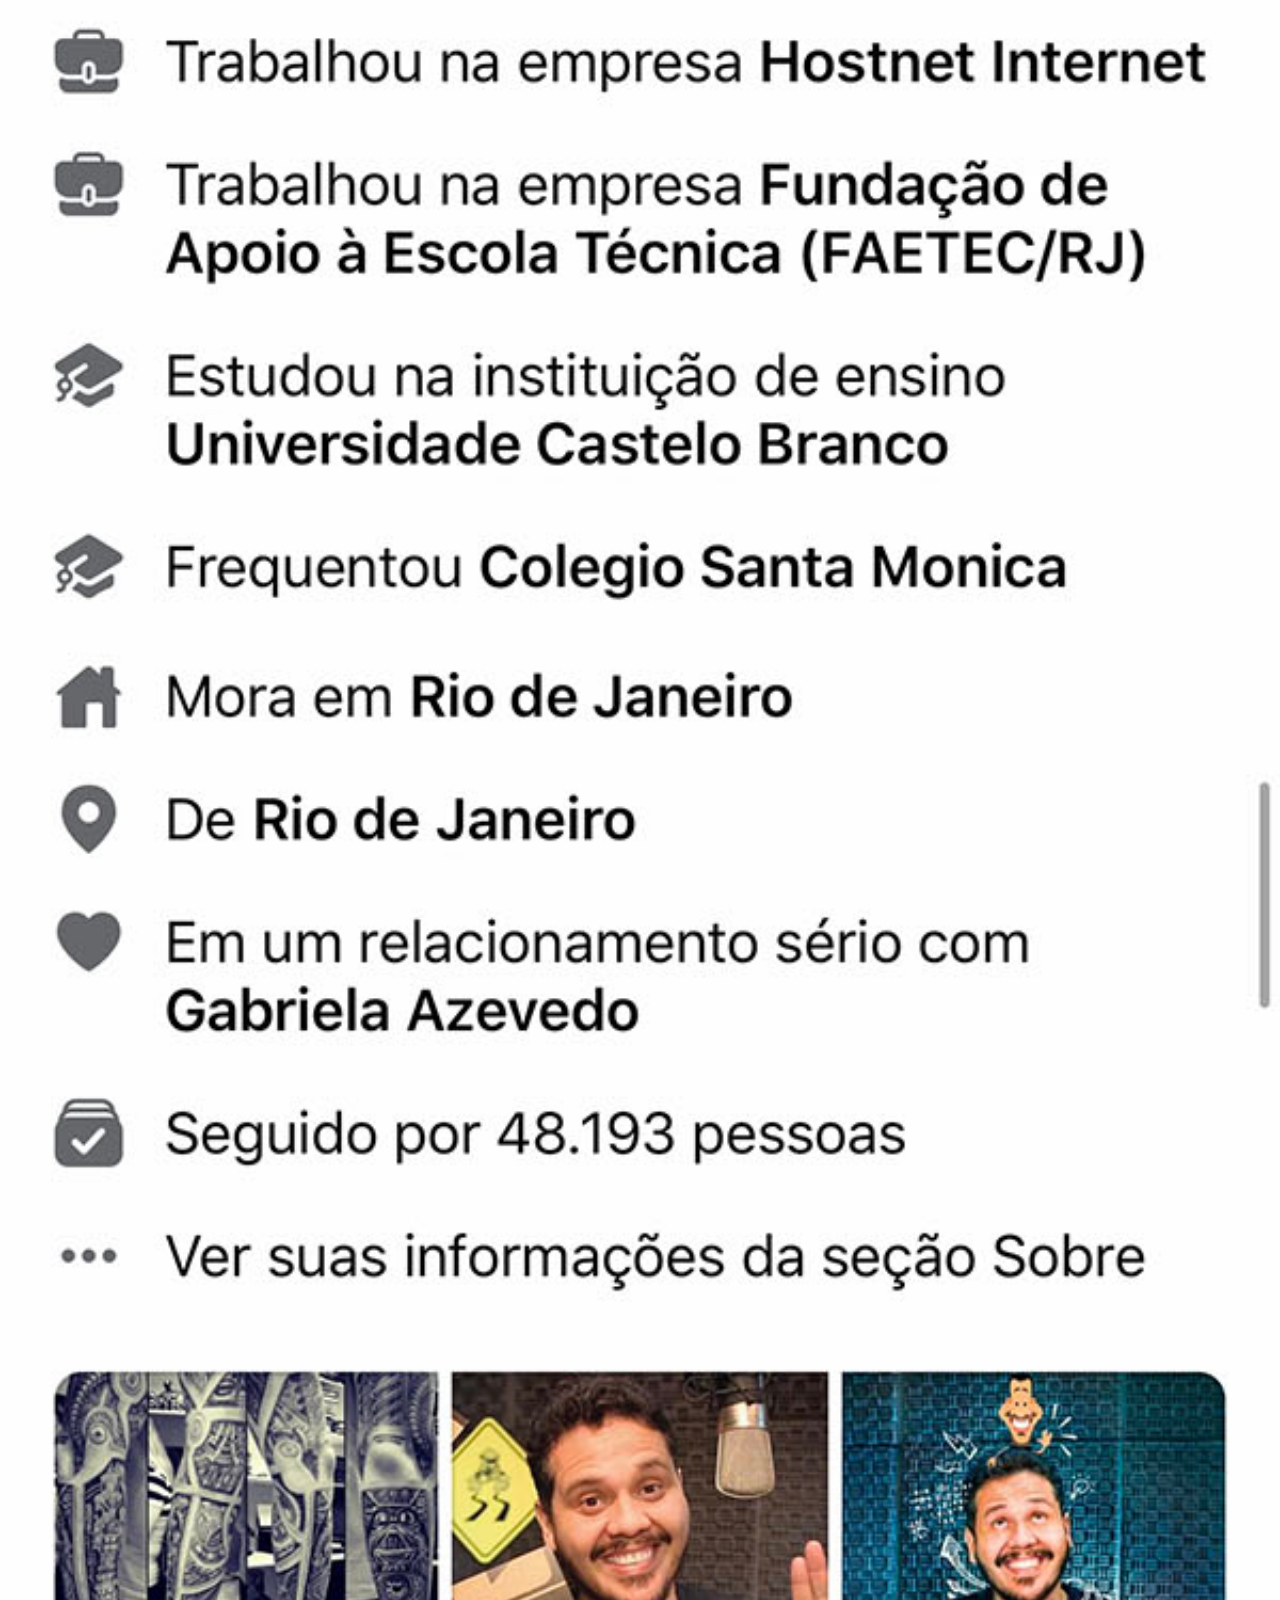
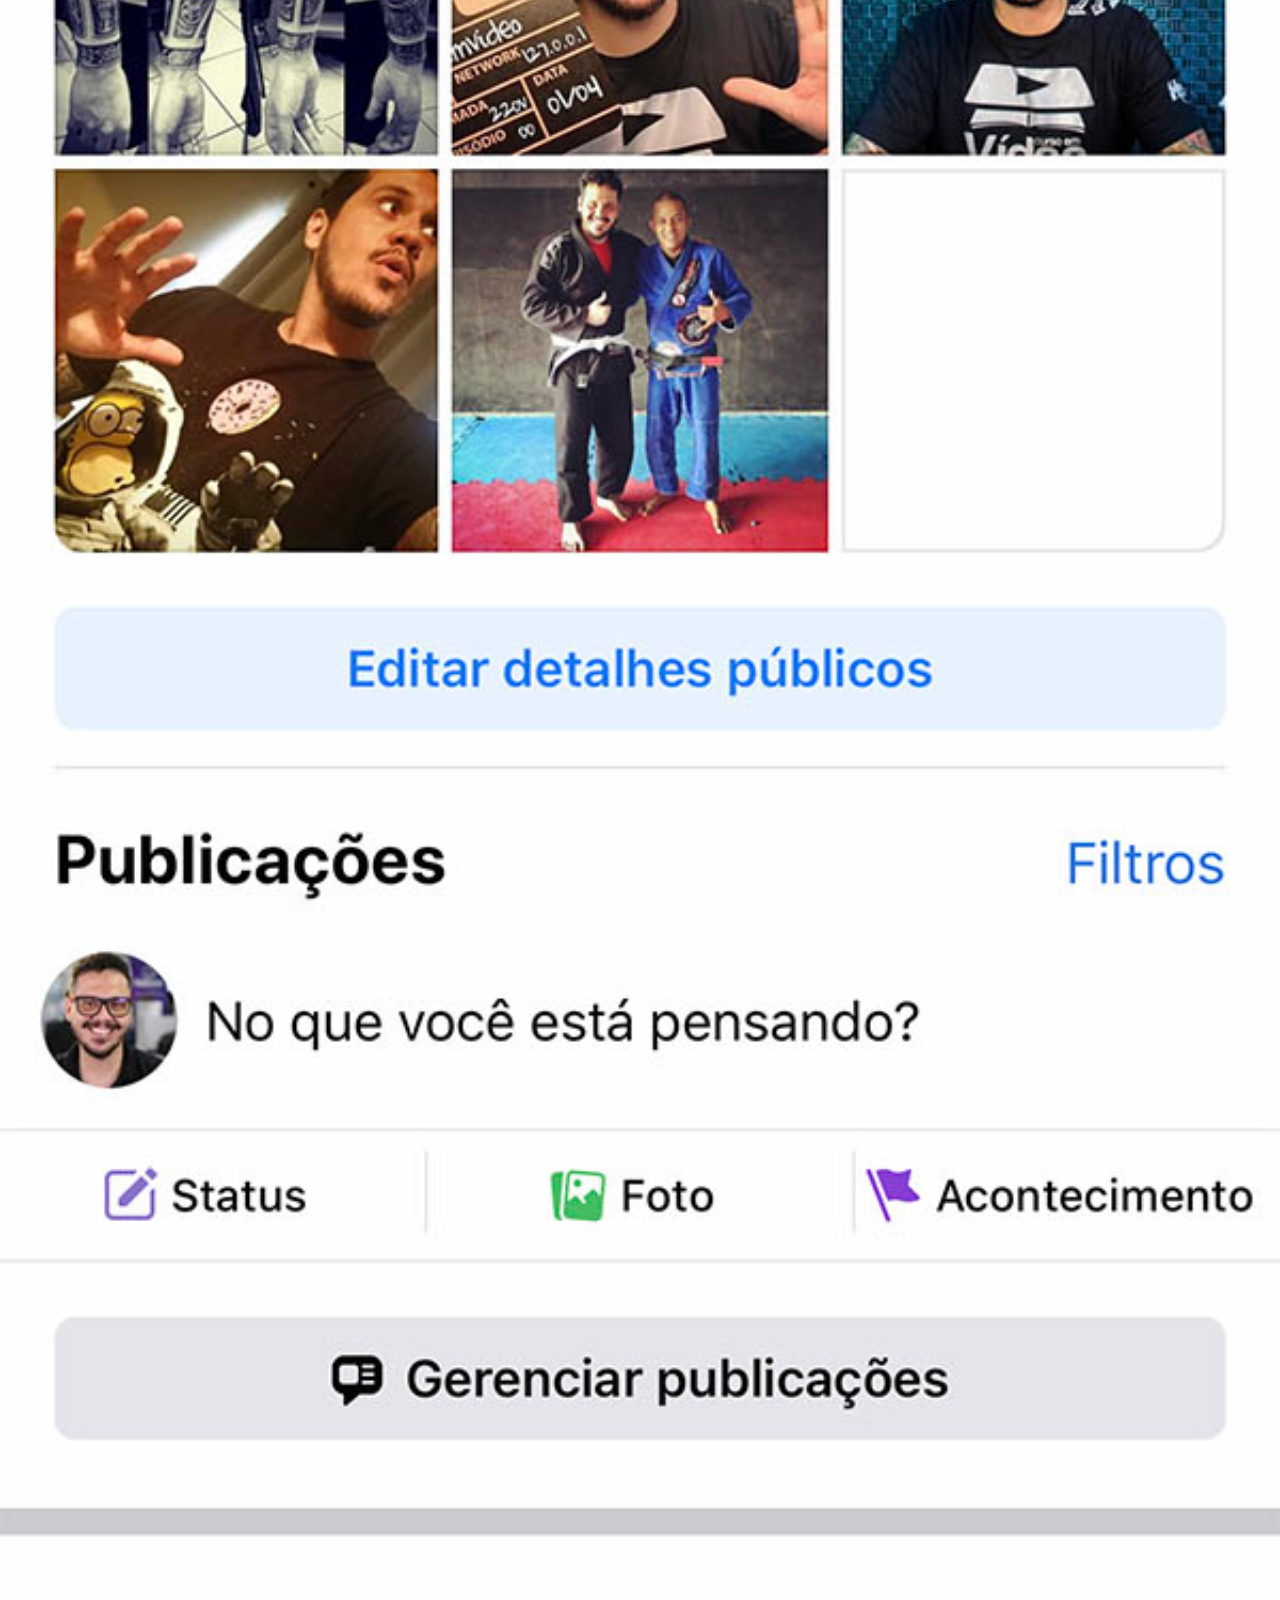
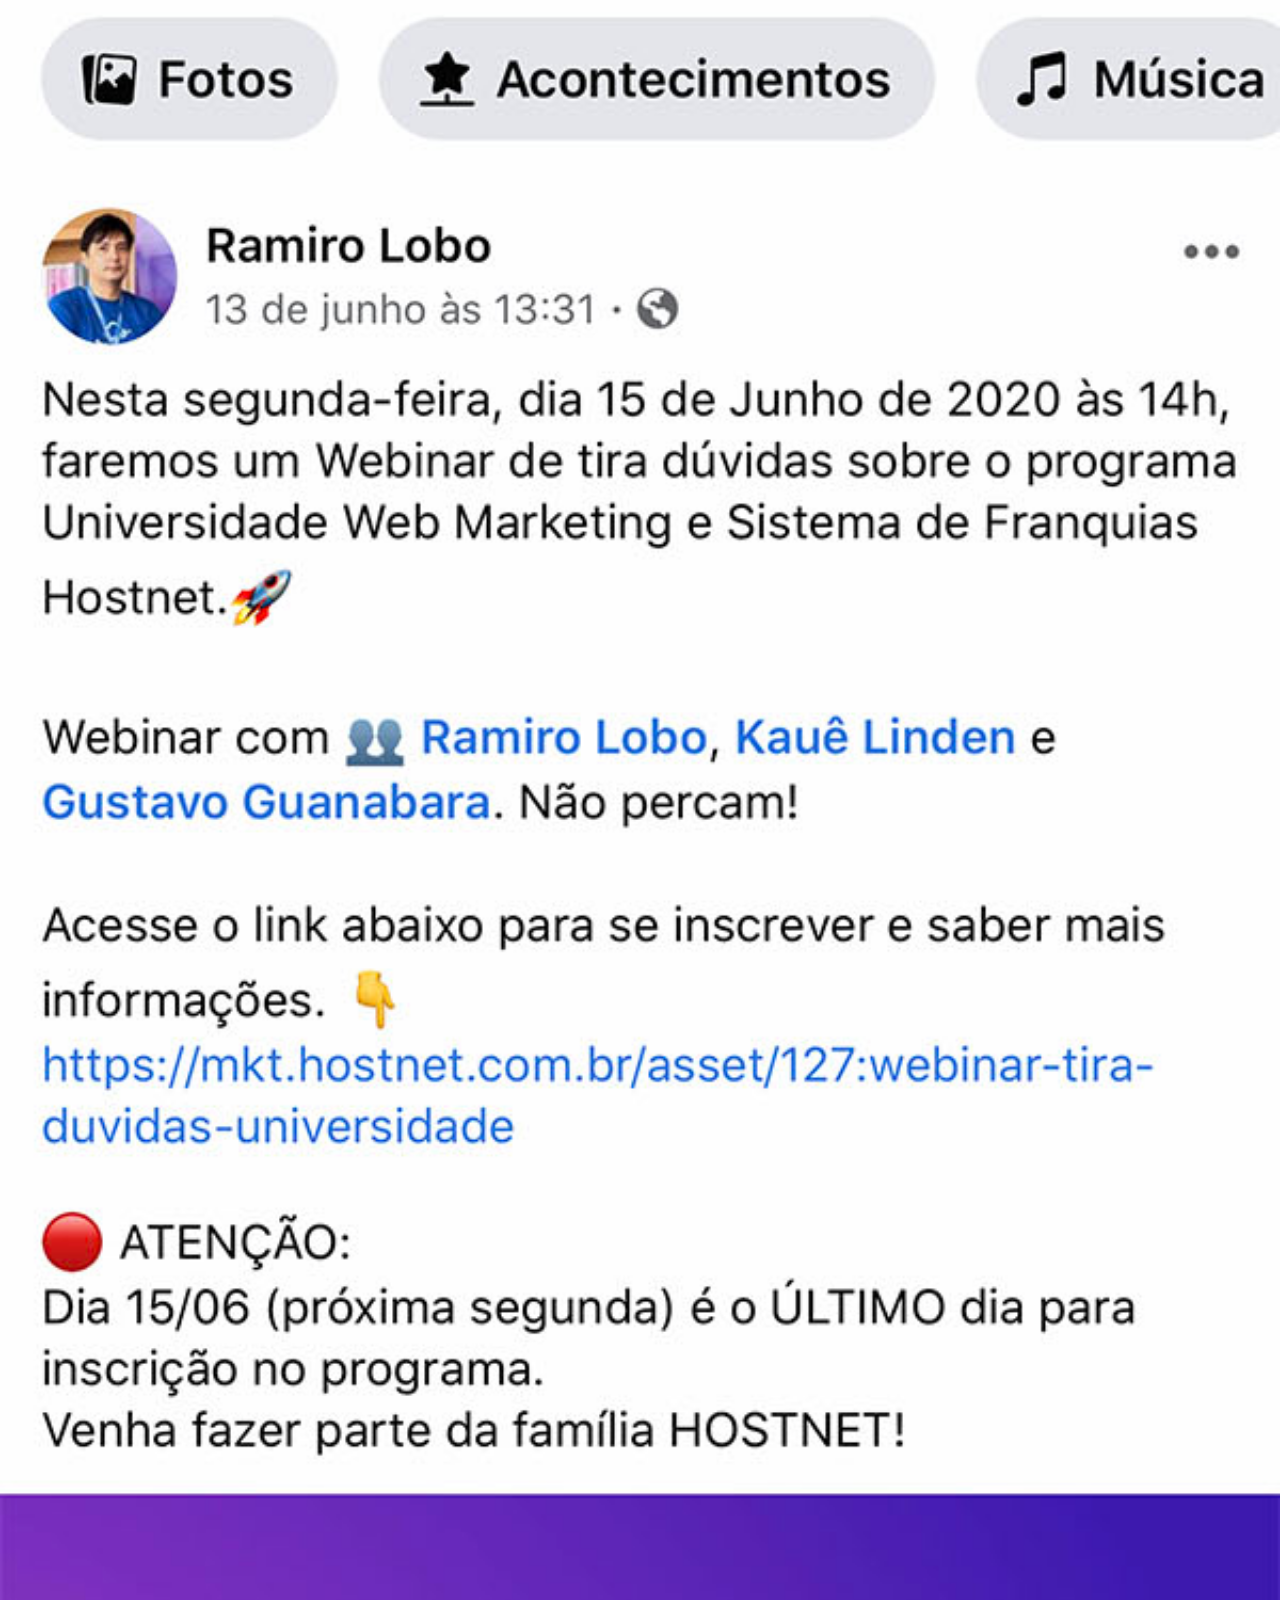
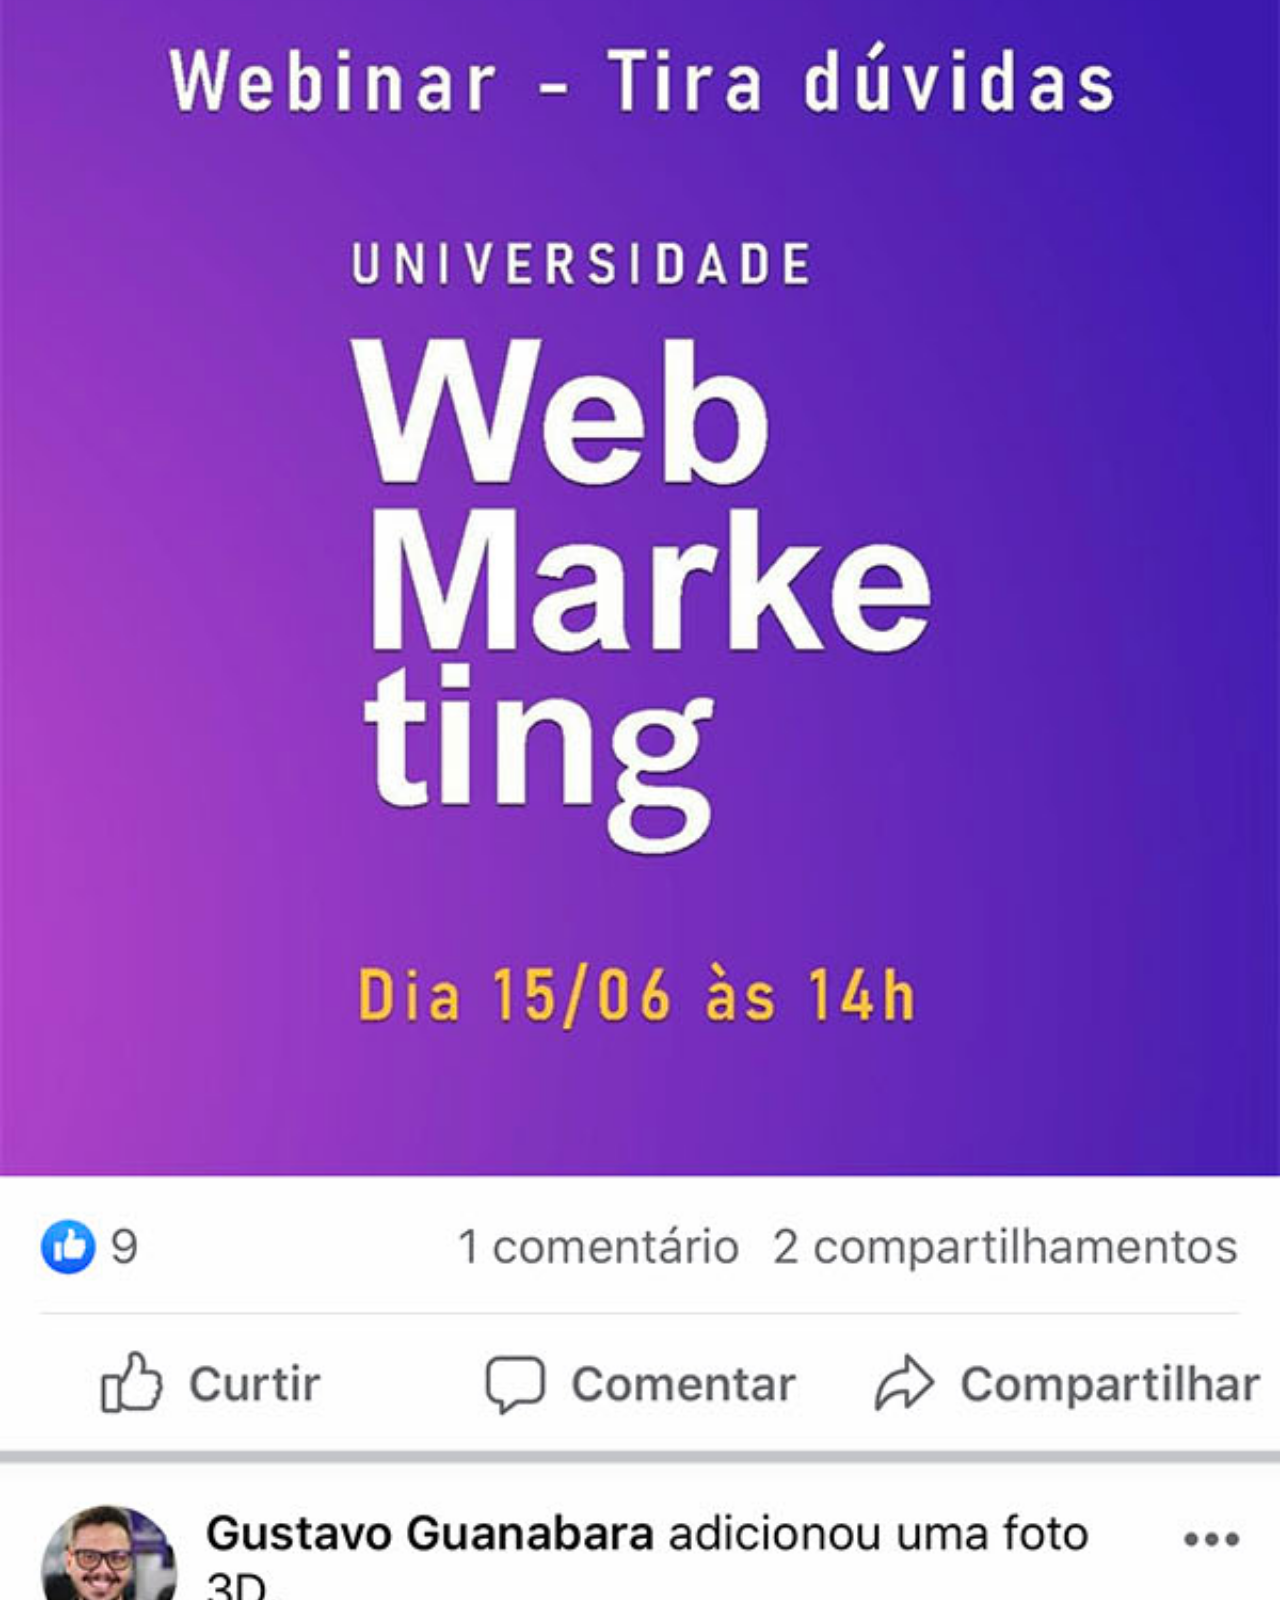
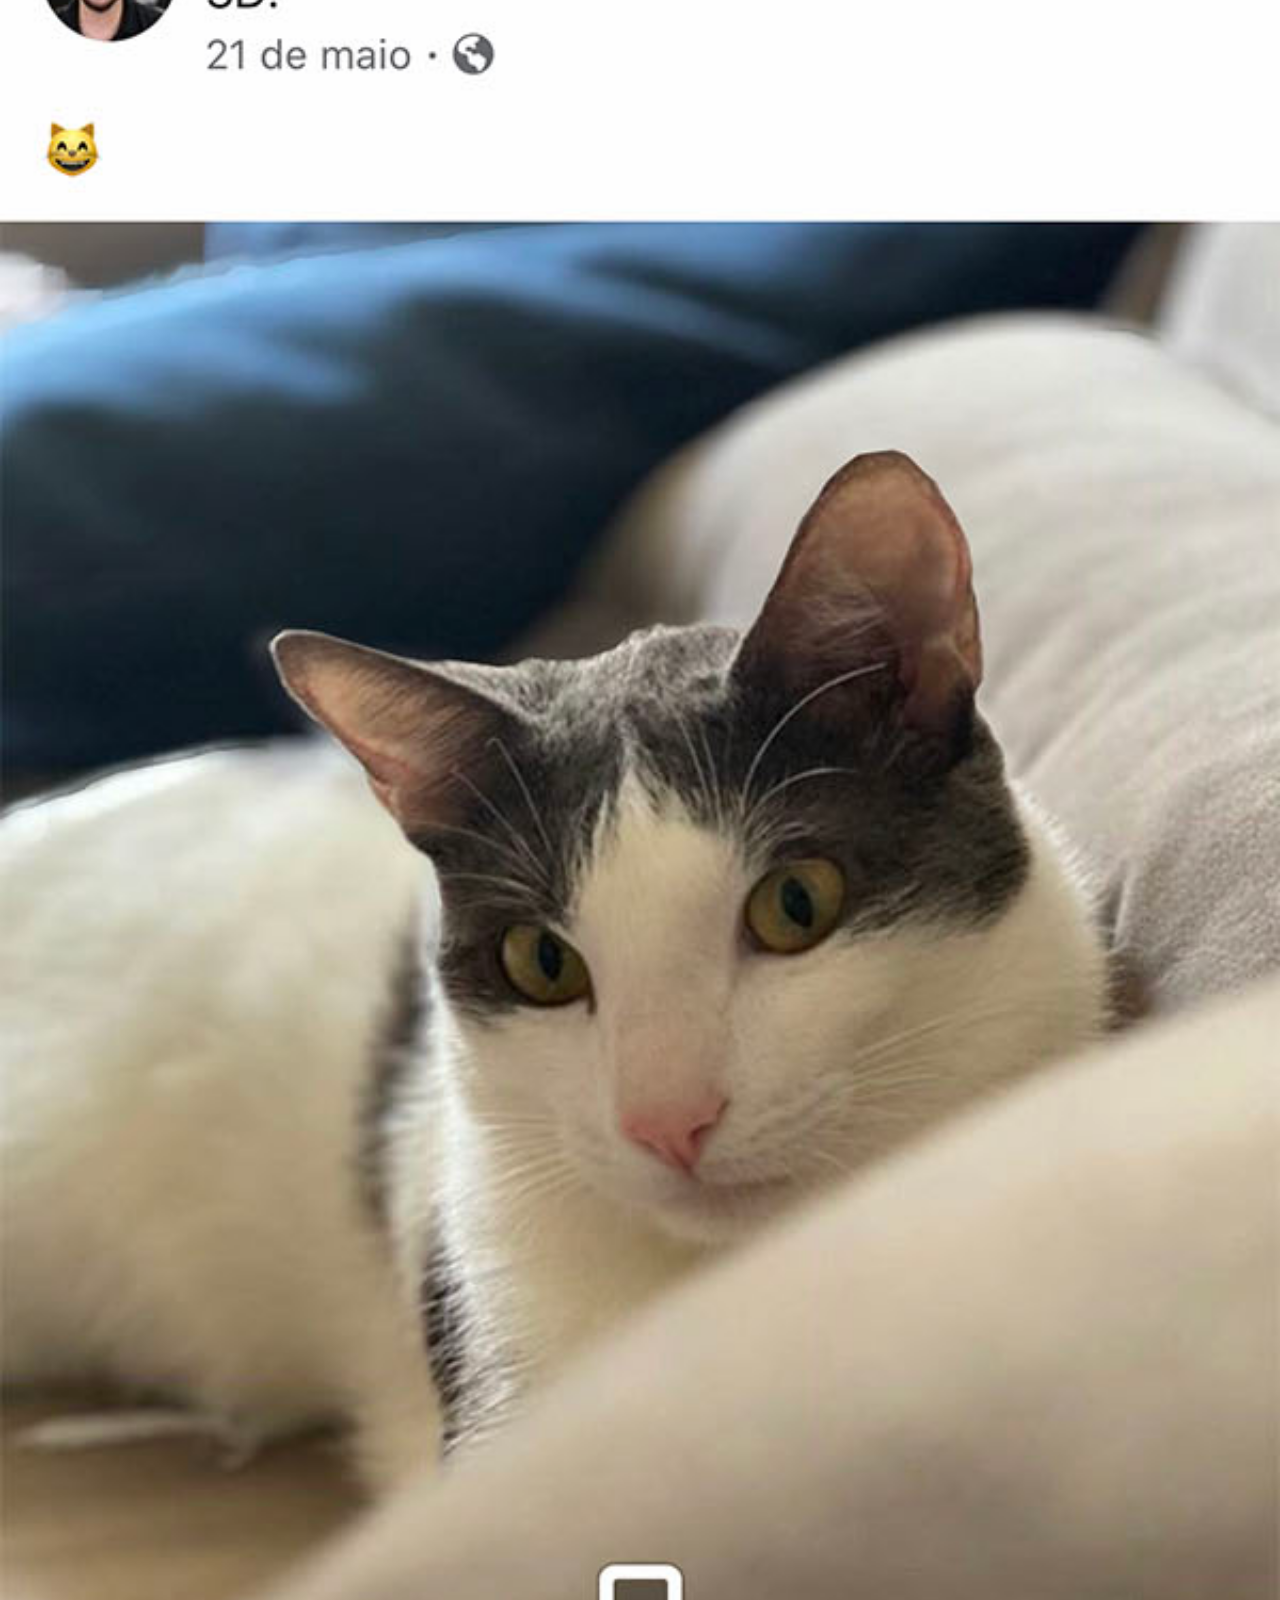
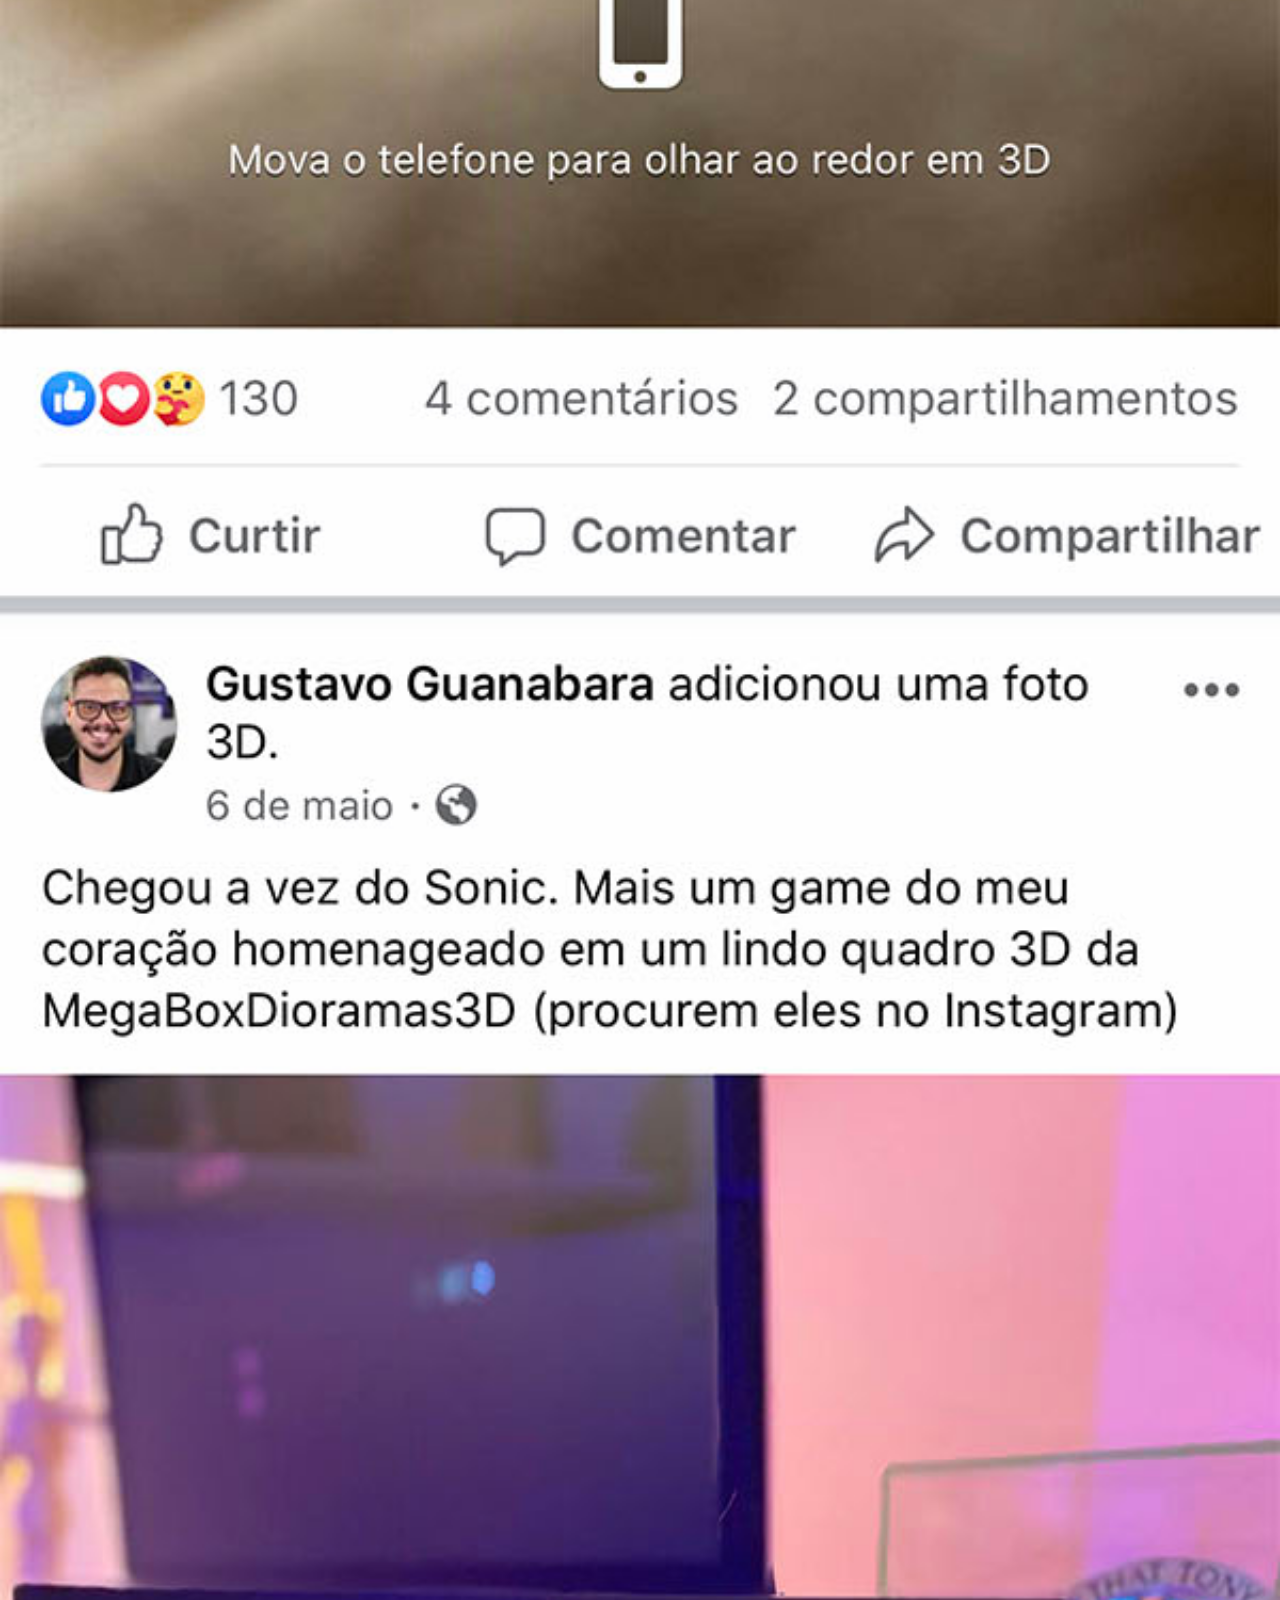
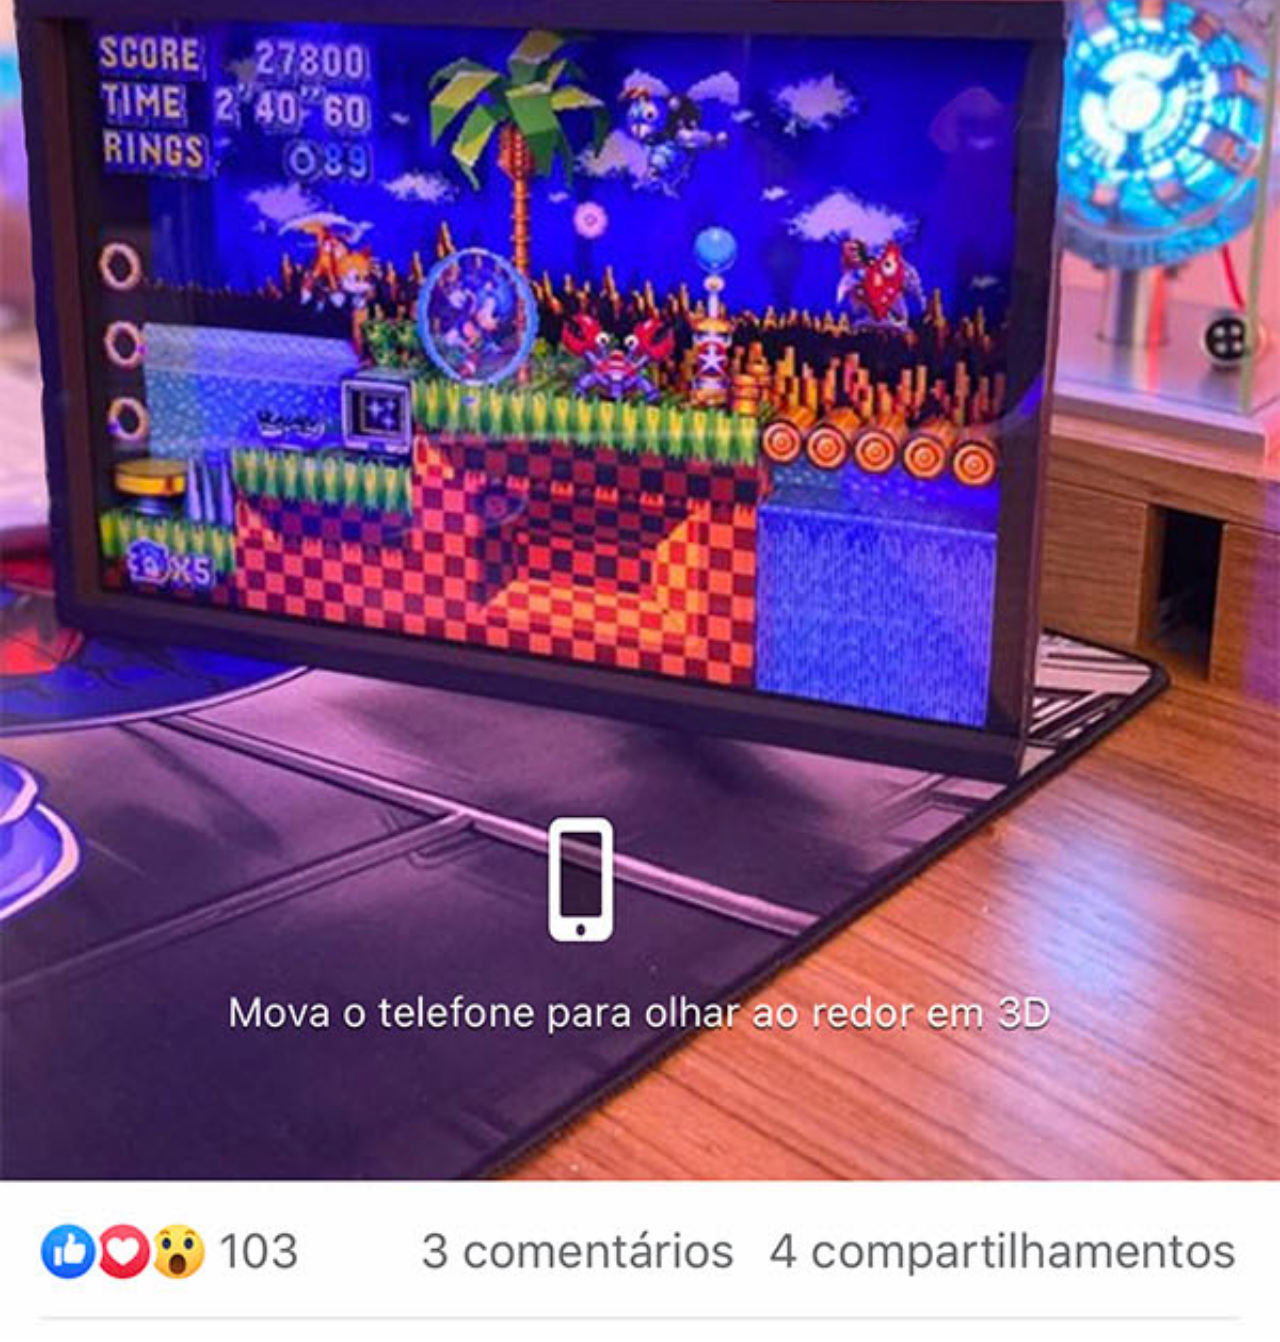
<file: tela/face.html>
<!DOCTYPE html>
<html lang="pt-br">
<head>
    <meta charset="UTF-8">
    <meta name="viewport" content="width=device-width, initial-scale=1.0">
    <title>Document</title>
    <style>
        *{margin: 0;}
        ::-webkit-scrollbar{
            width:0px;
            height: 0px;
        }

        img{
            width: 100vw;
        }
    </style>
</head>
<body>
    <img src="/imagens/tela-facebook.jpg" alt="">
</body>
</html>
</file>
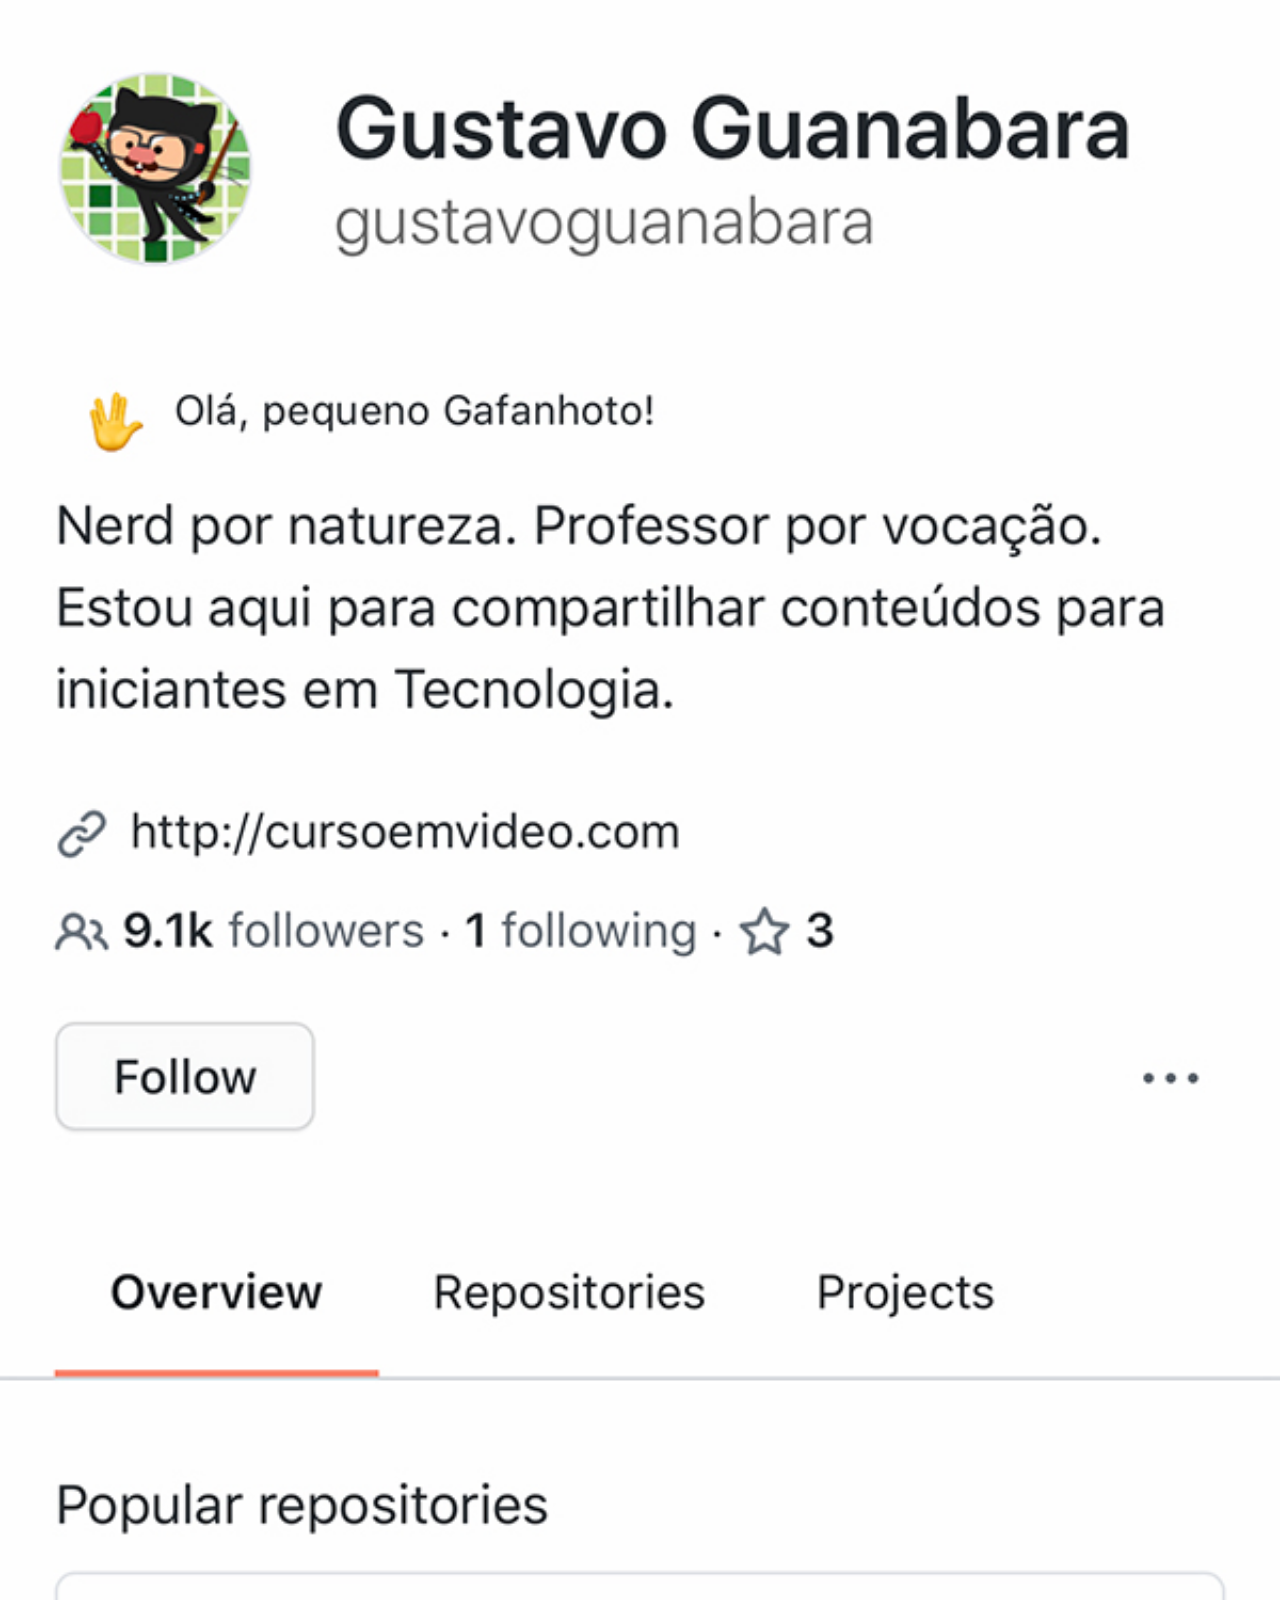
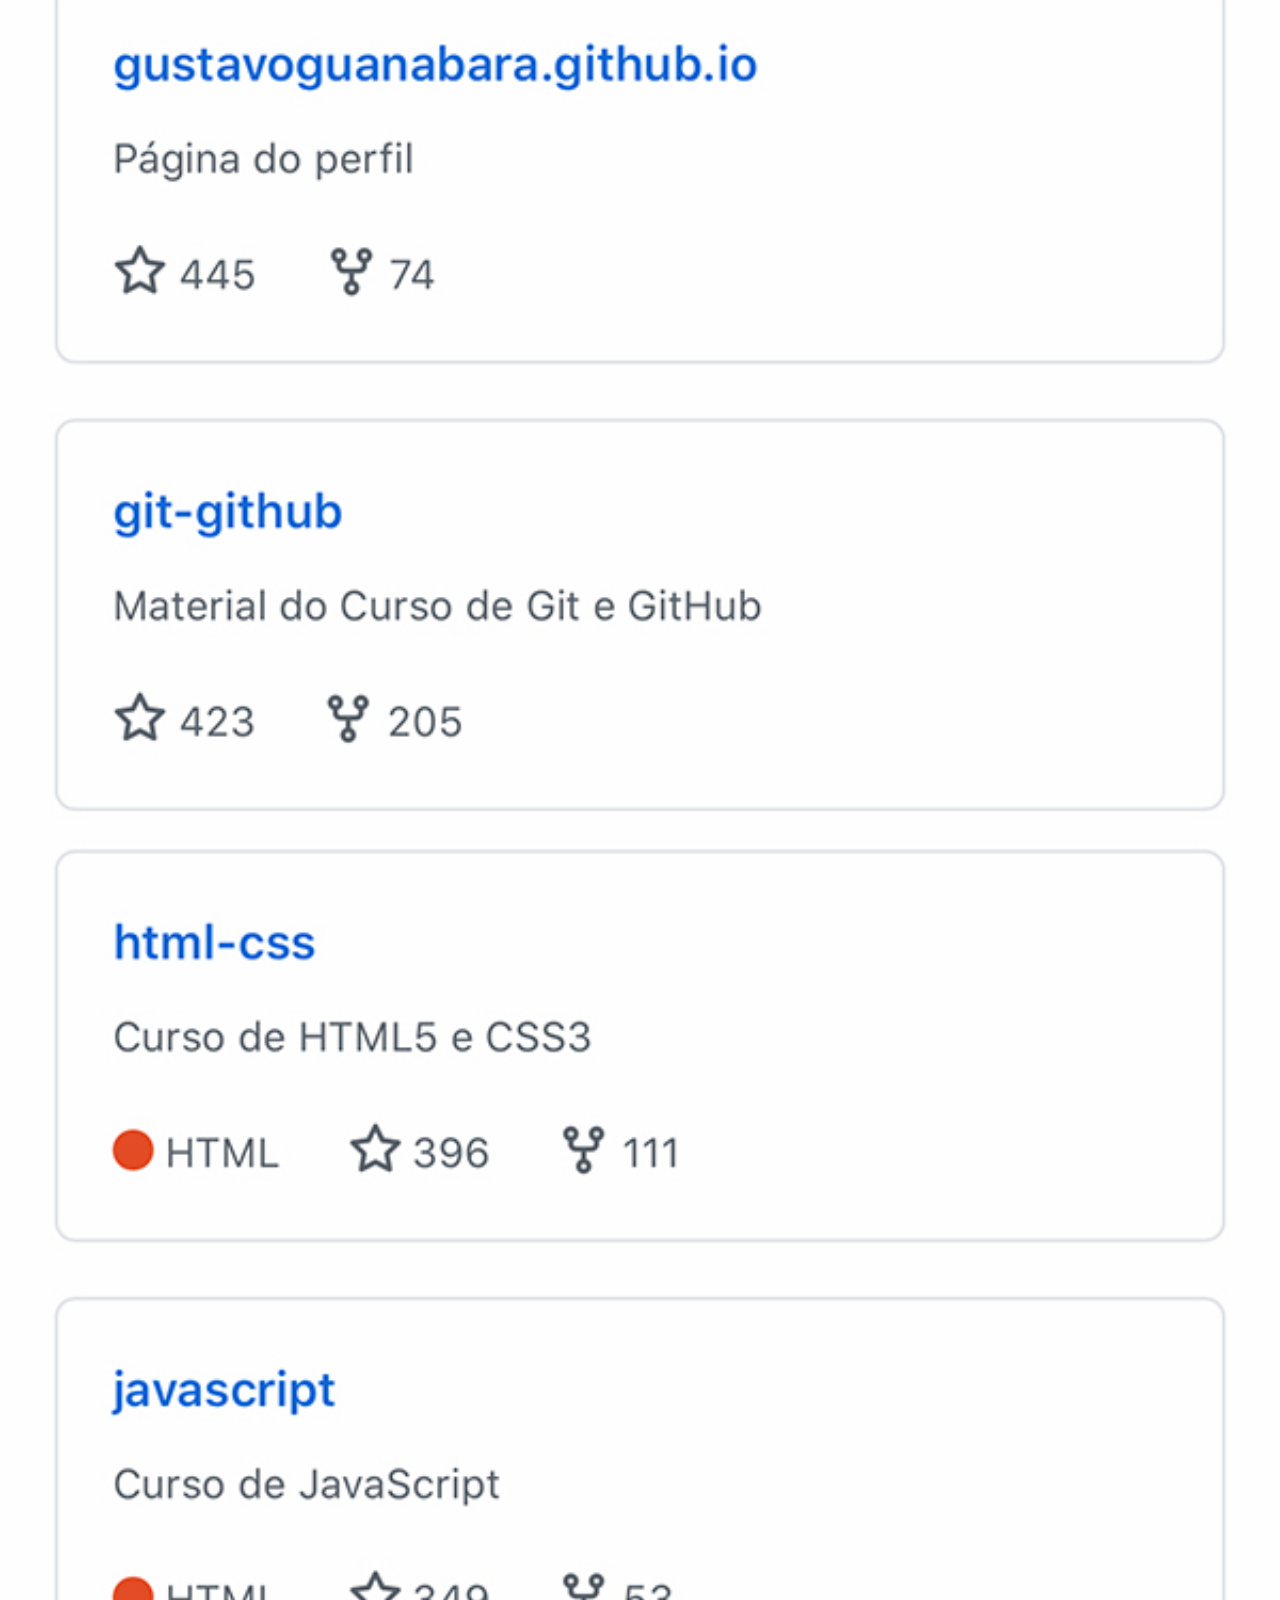
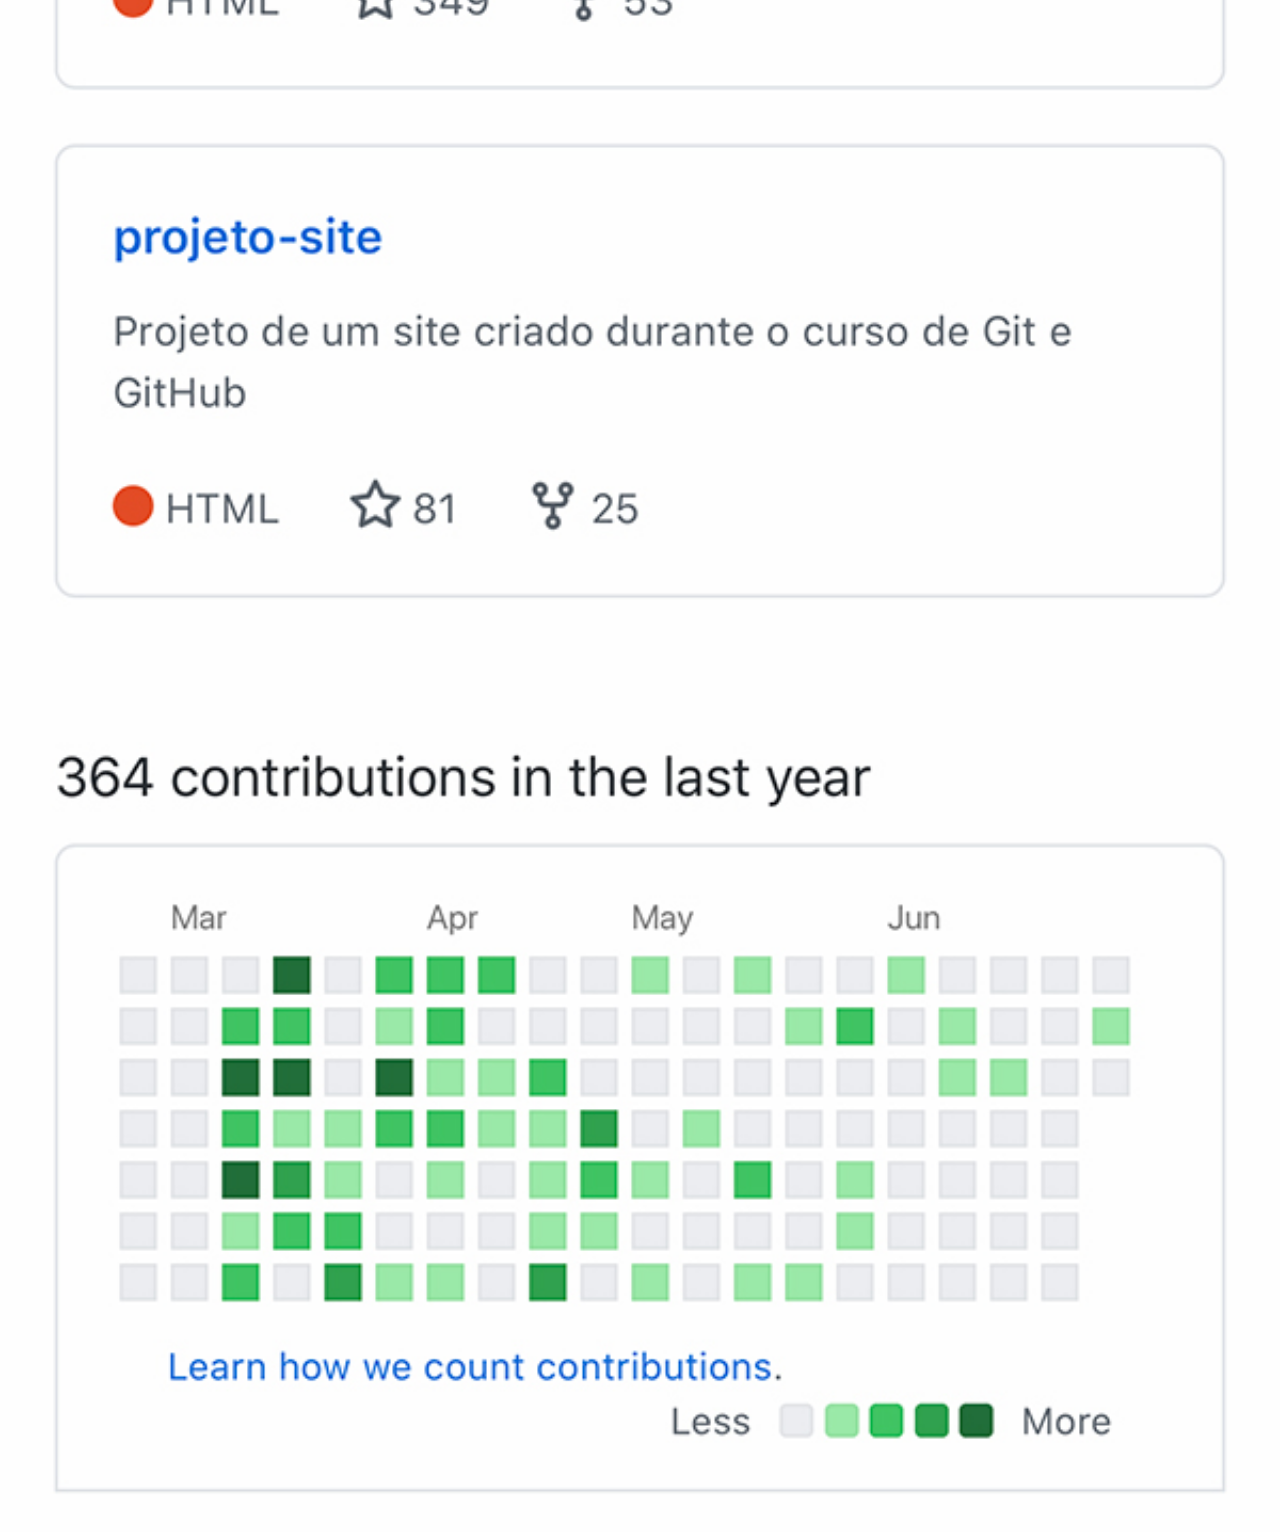
<file: tela/git.html>
<!DOCTYPE html>
<html lang="pt-br">
<head>
    <meta charset="UTF-8">
    <meta name="viewport" content="width=device-width, initial-scale=1.0">
    <title>Document</title>
    <style>
         *{margin: 0;}
        ::-webkit-scrollbar{
            width:0px;
            height: 0px;
        }

        img{
            width: 100vw;
        }
    </style>
</head>
<body>
    <img src="/imagens/tela-github.jpg" alt="">
</body>
</html>
</file>
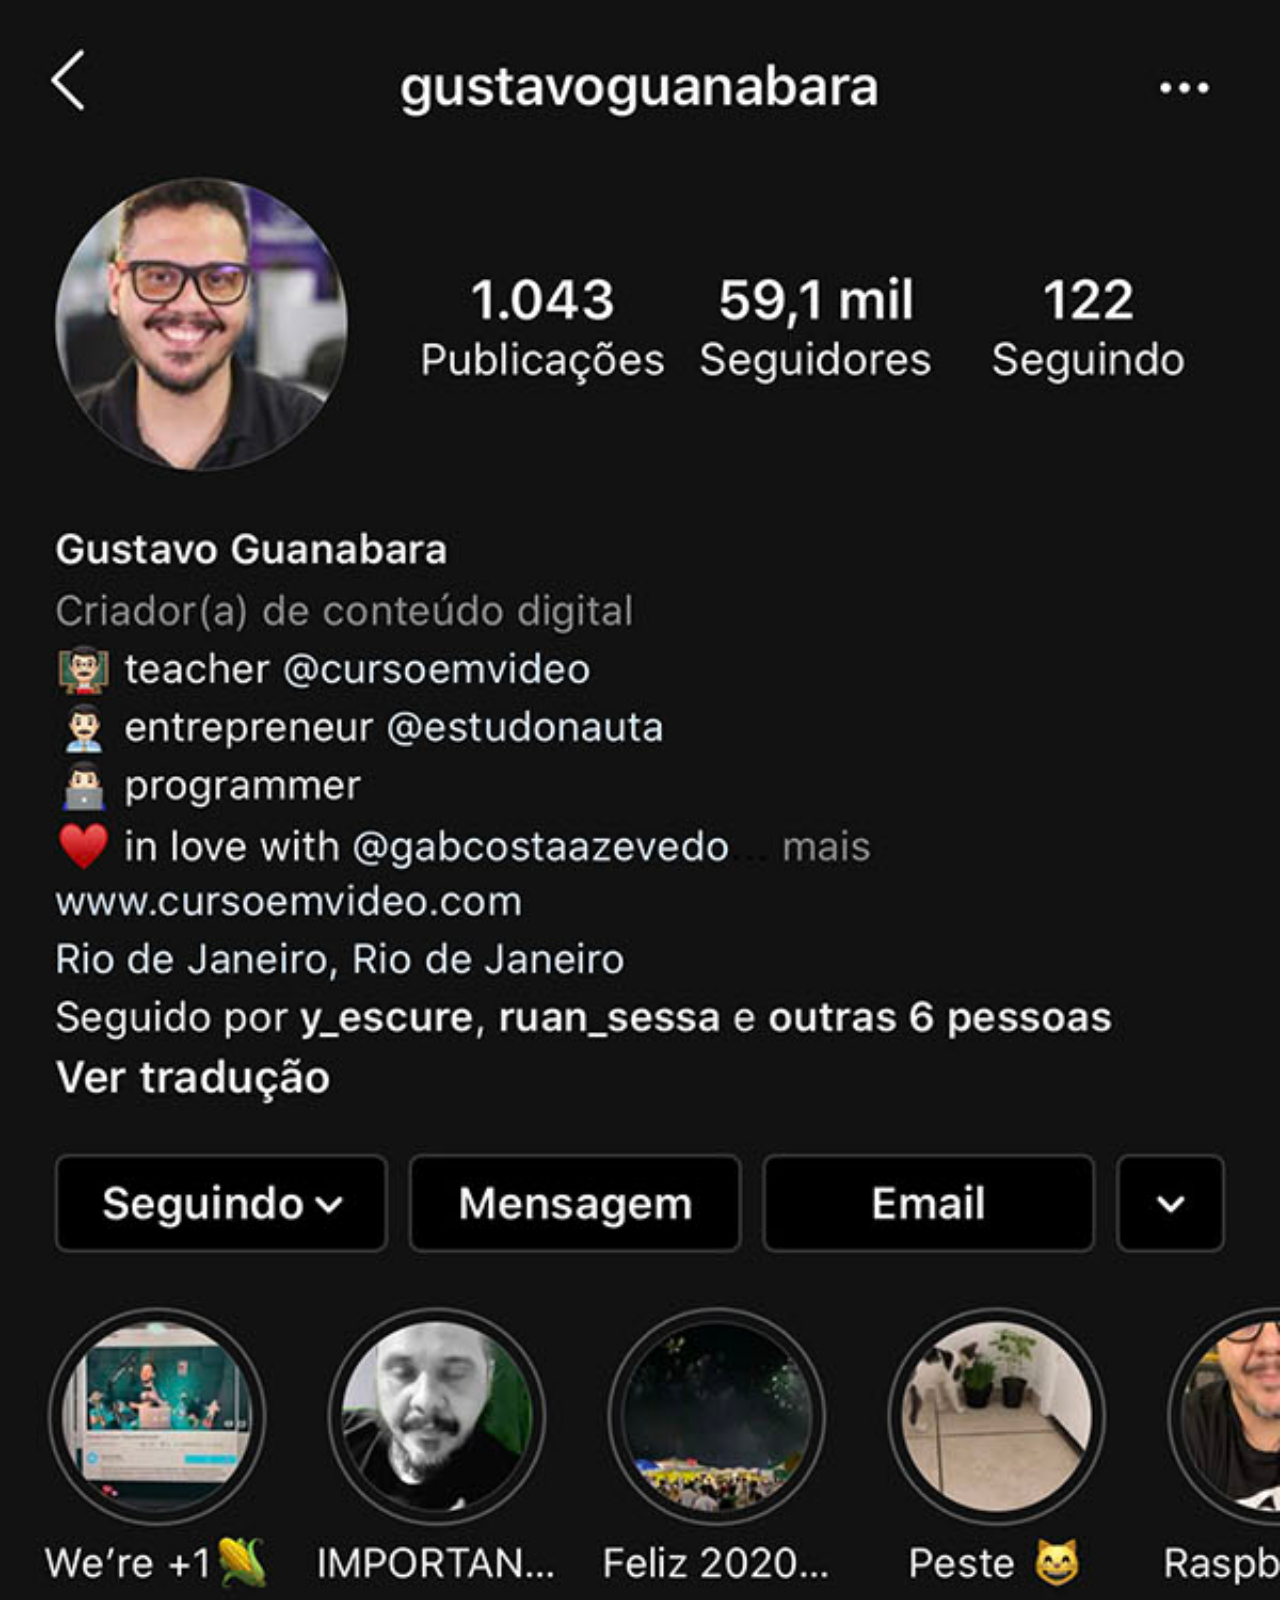
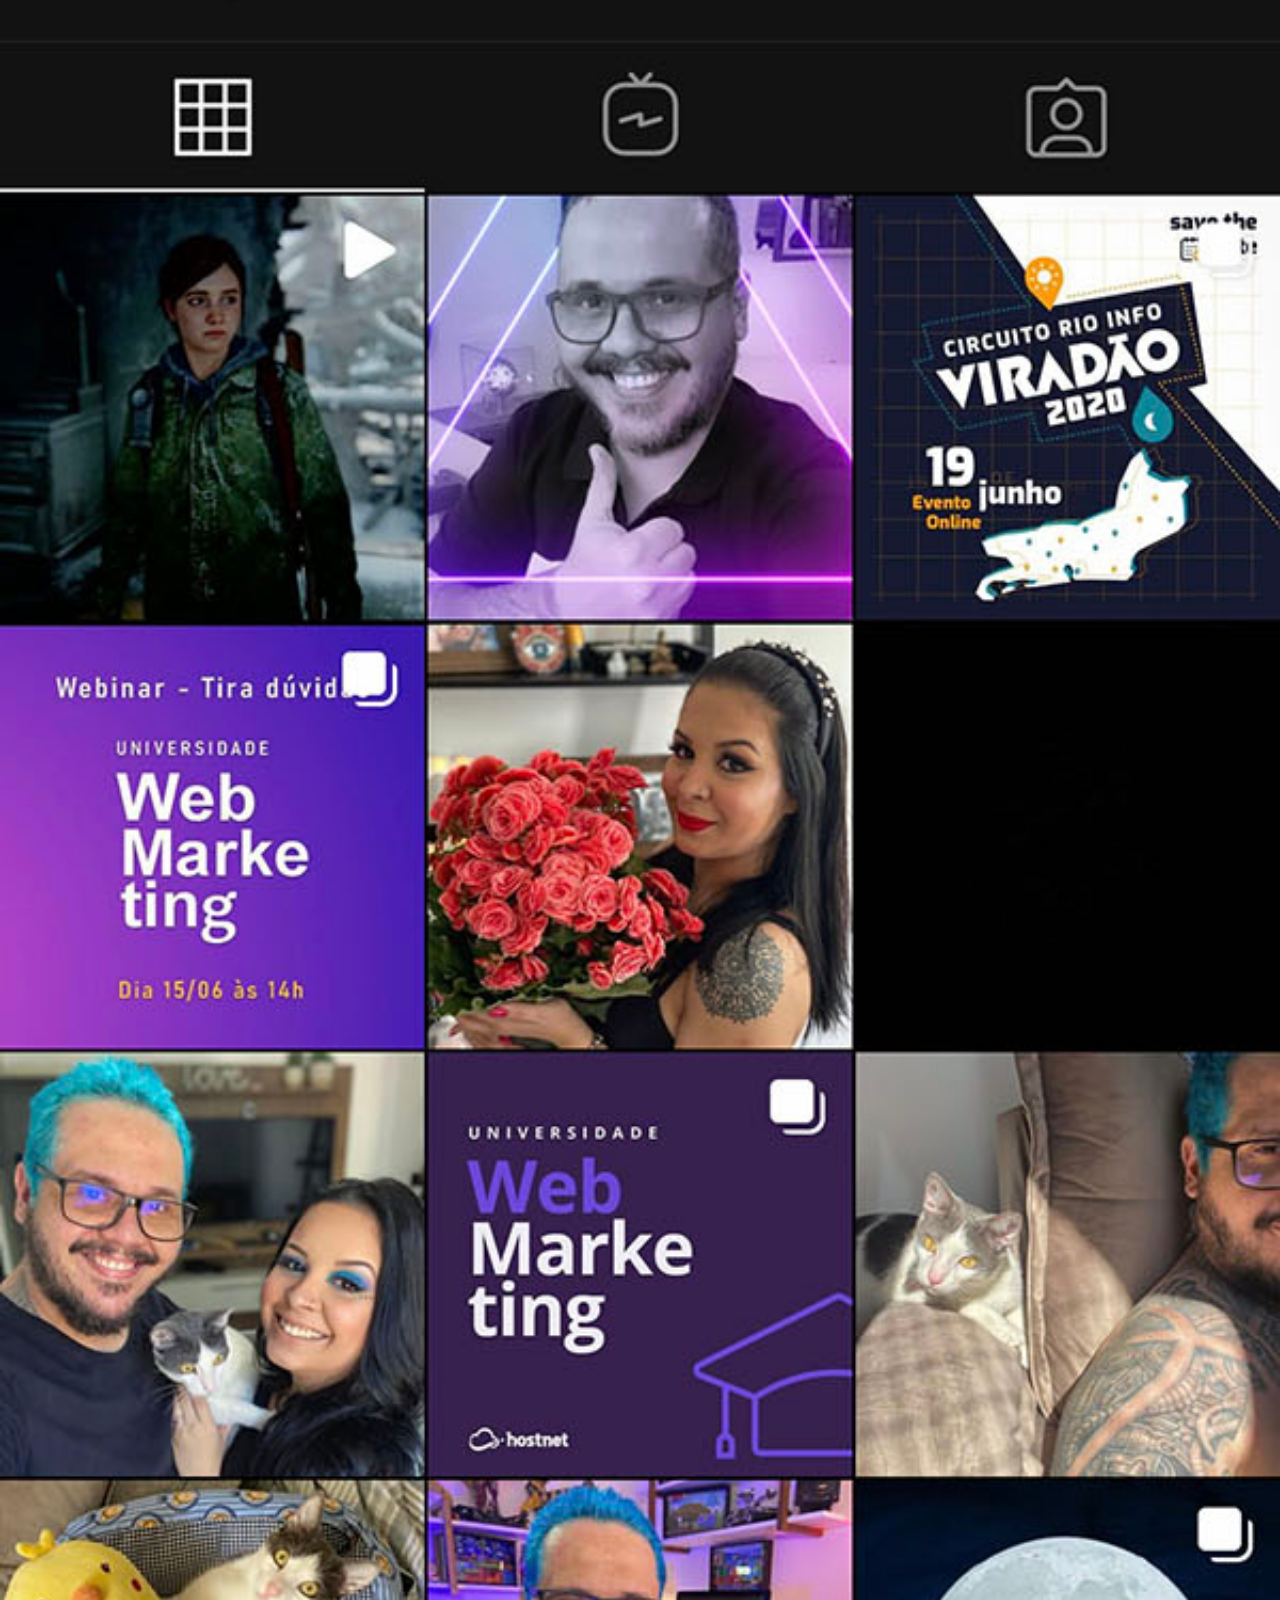
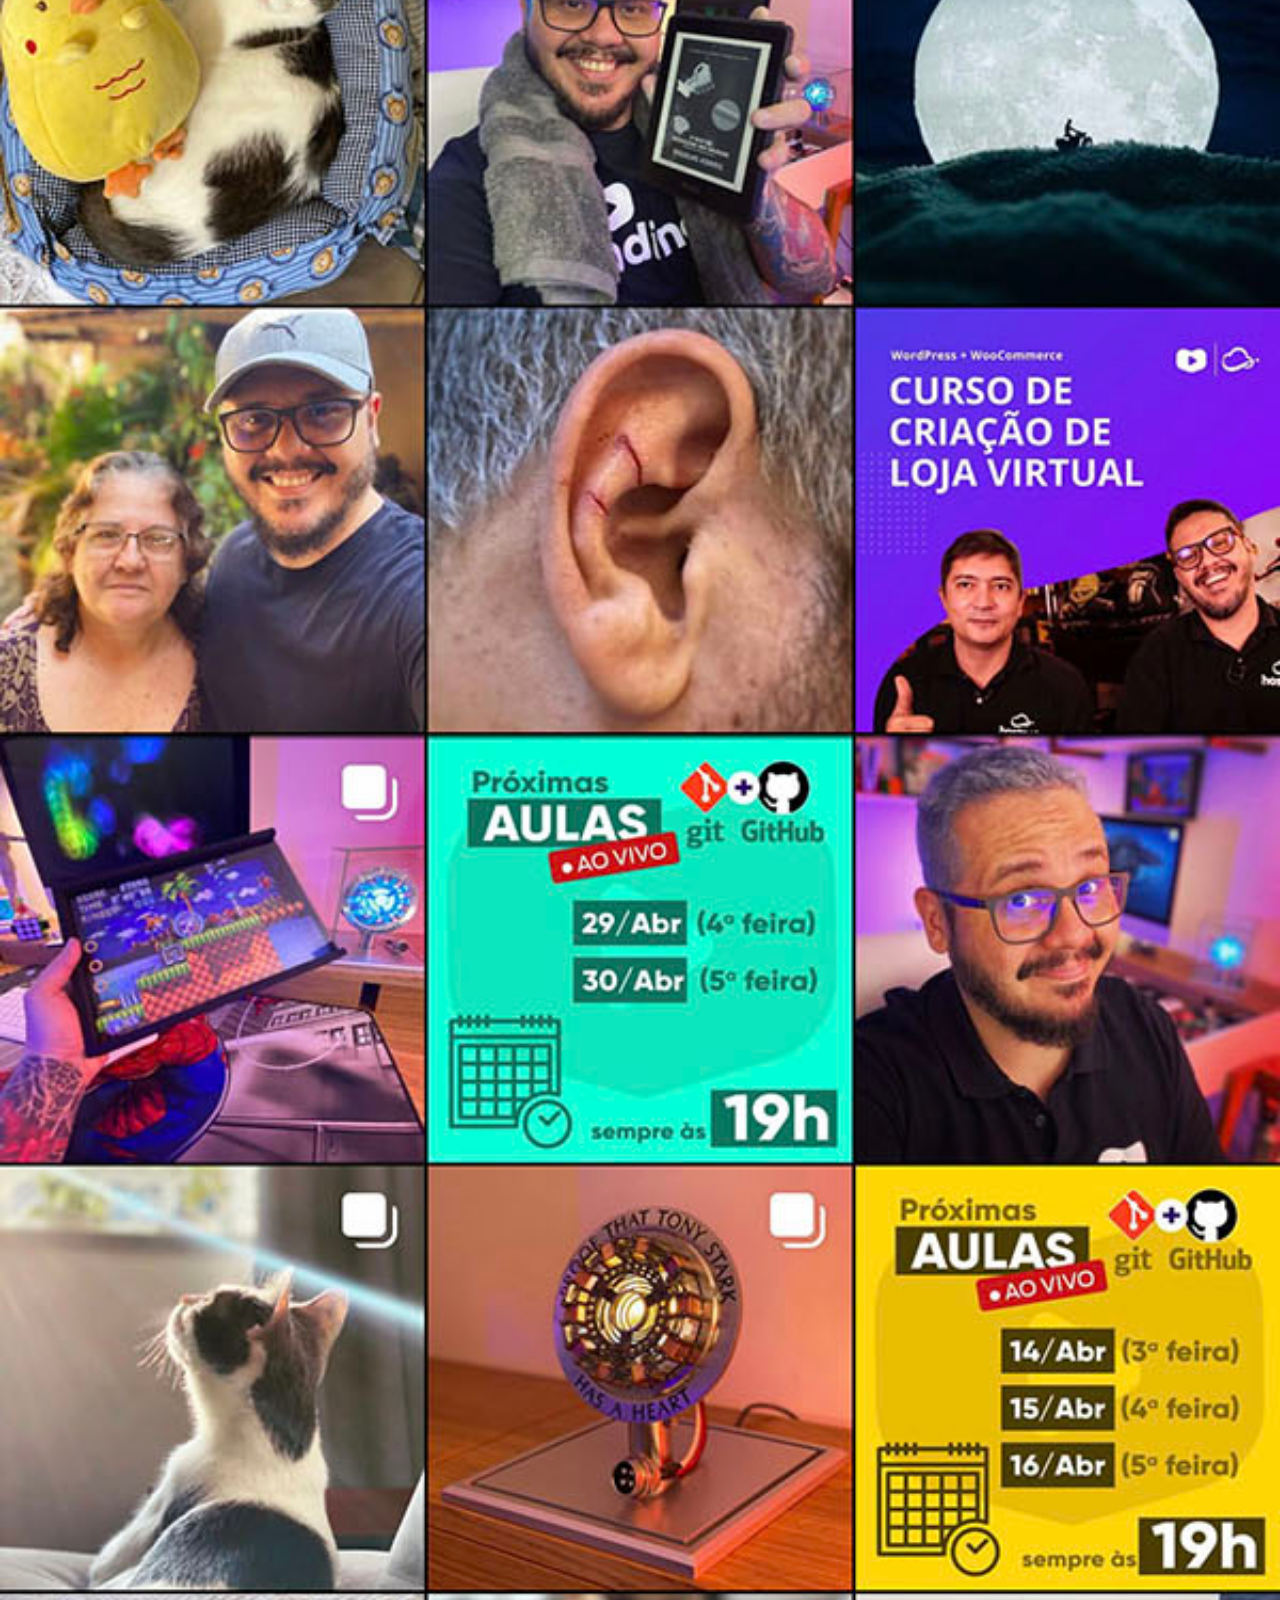
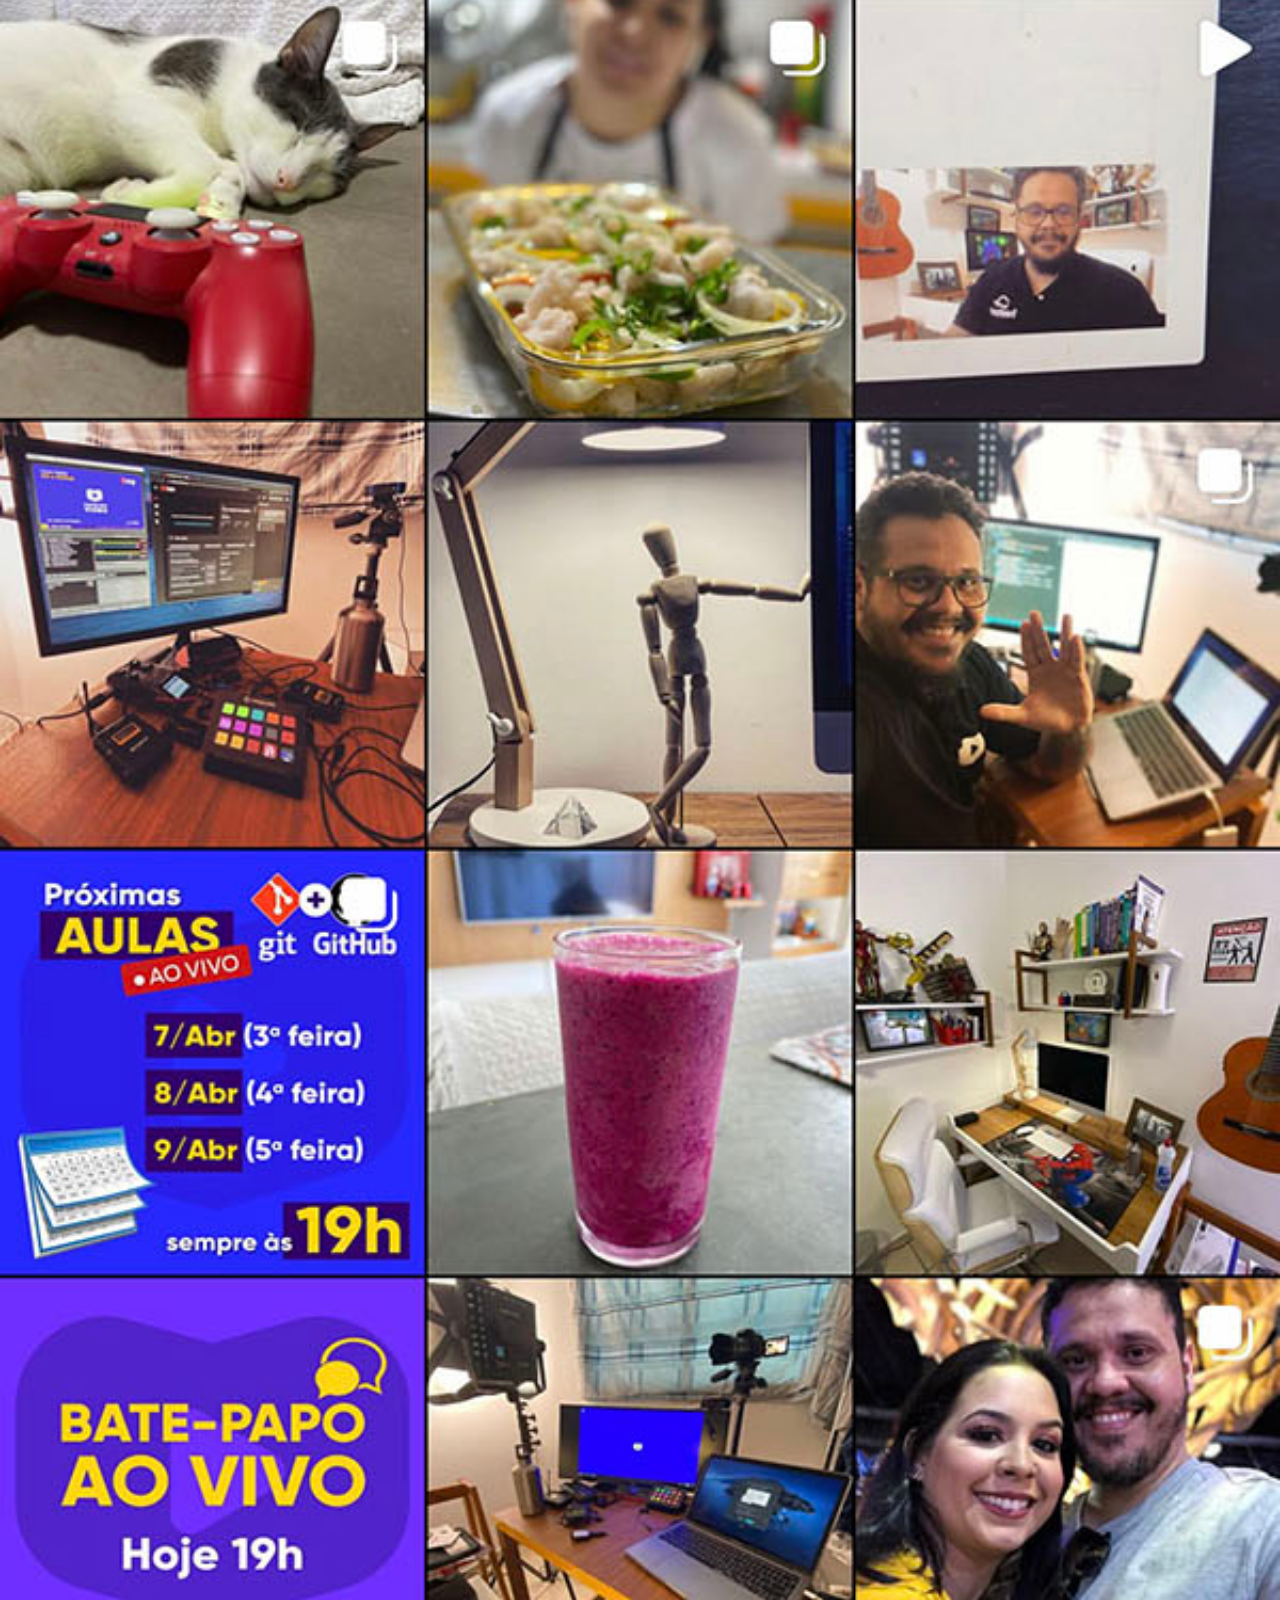
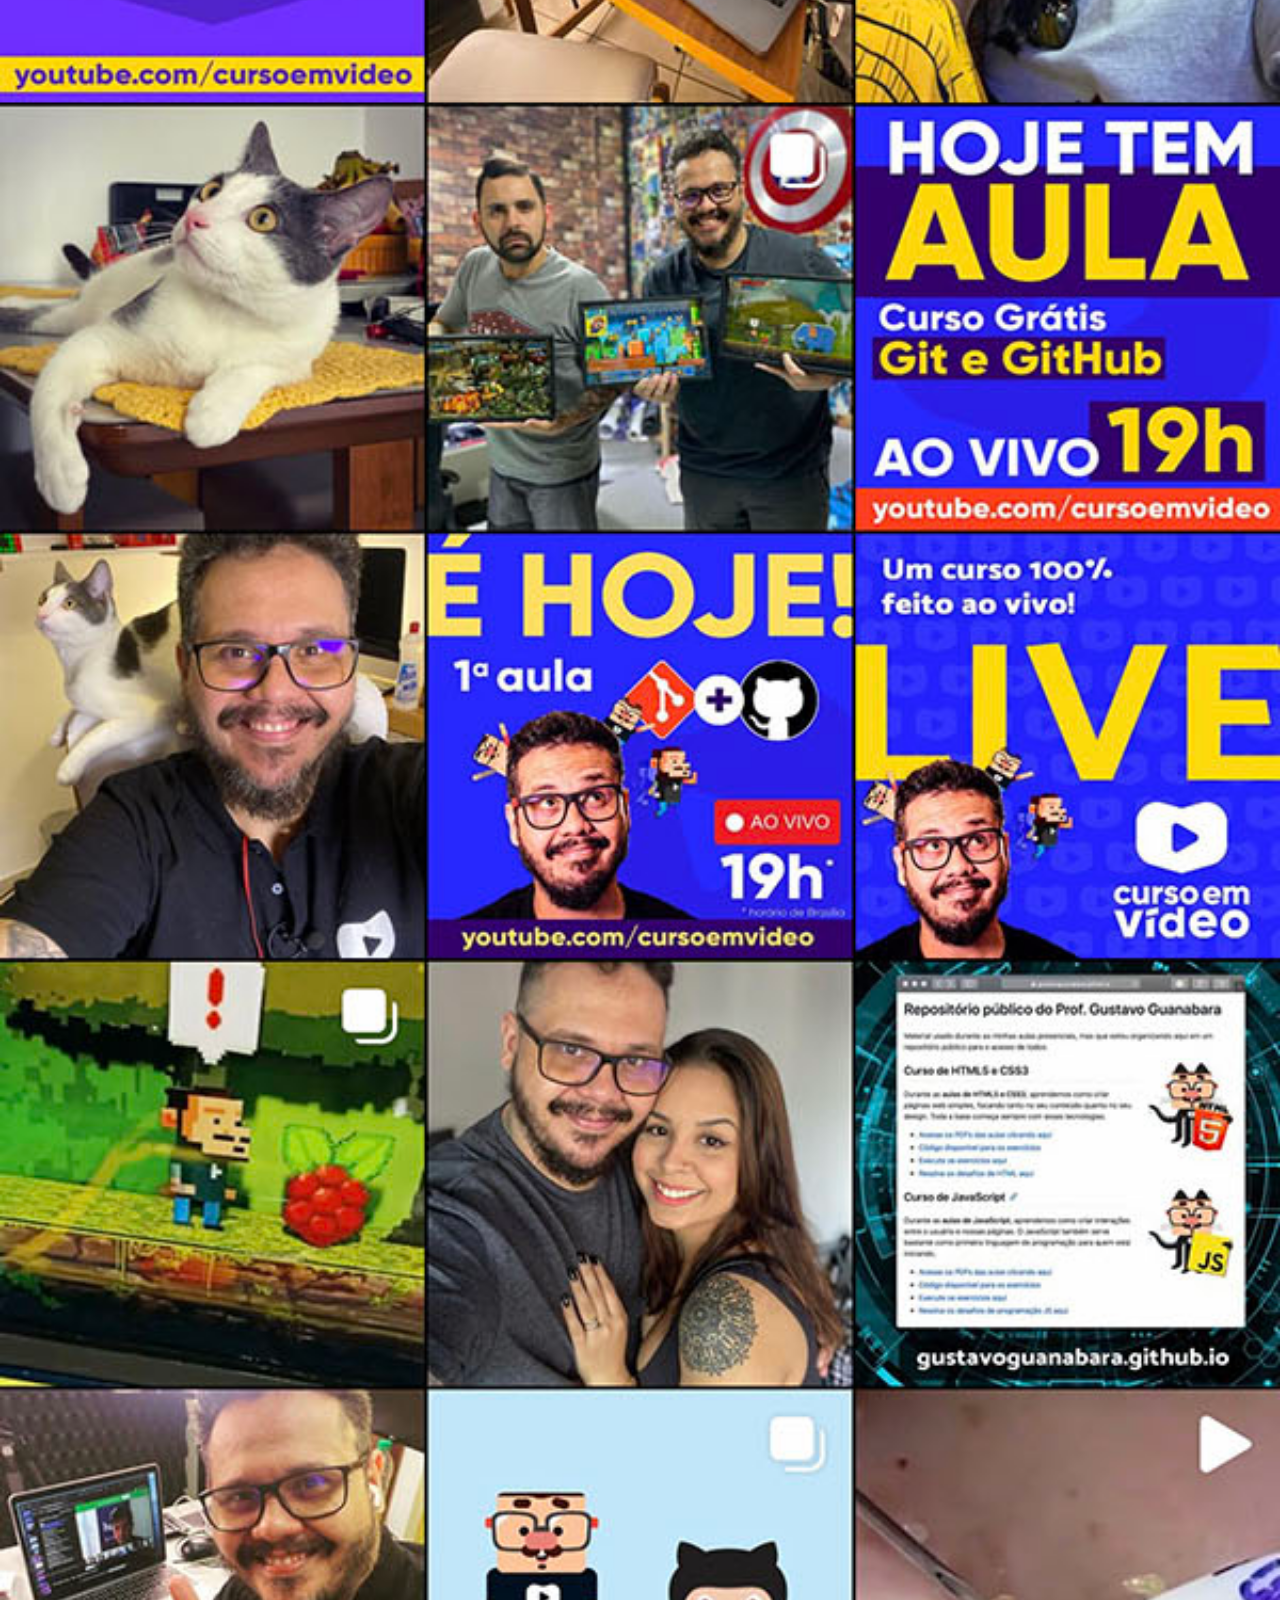
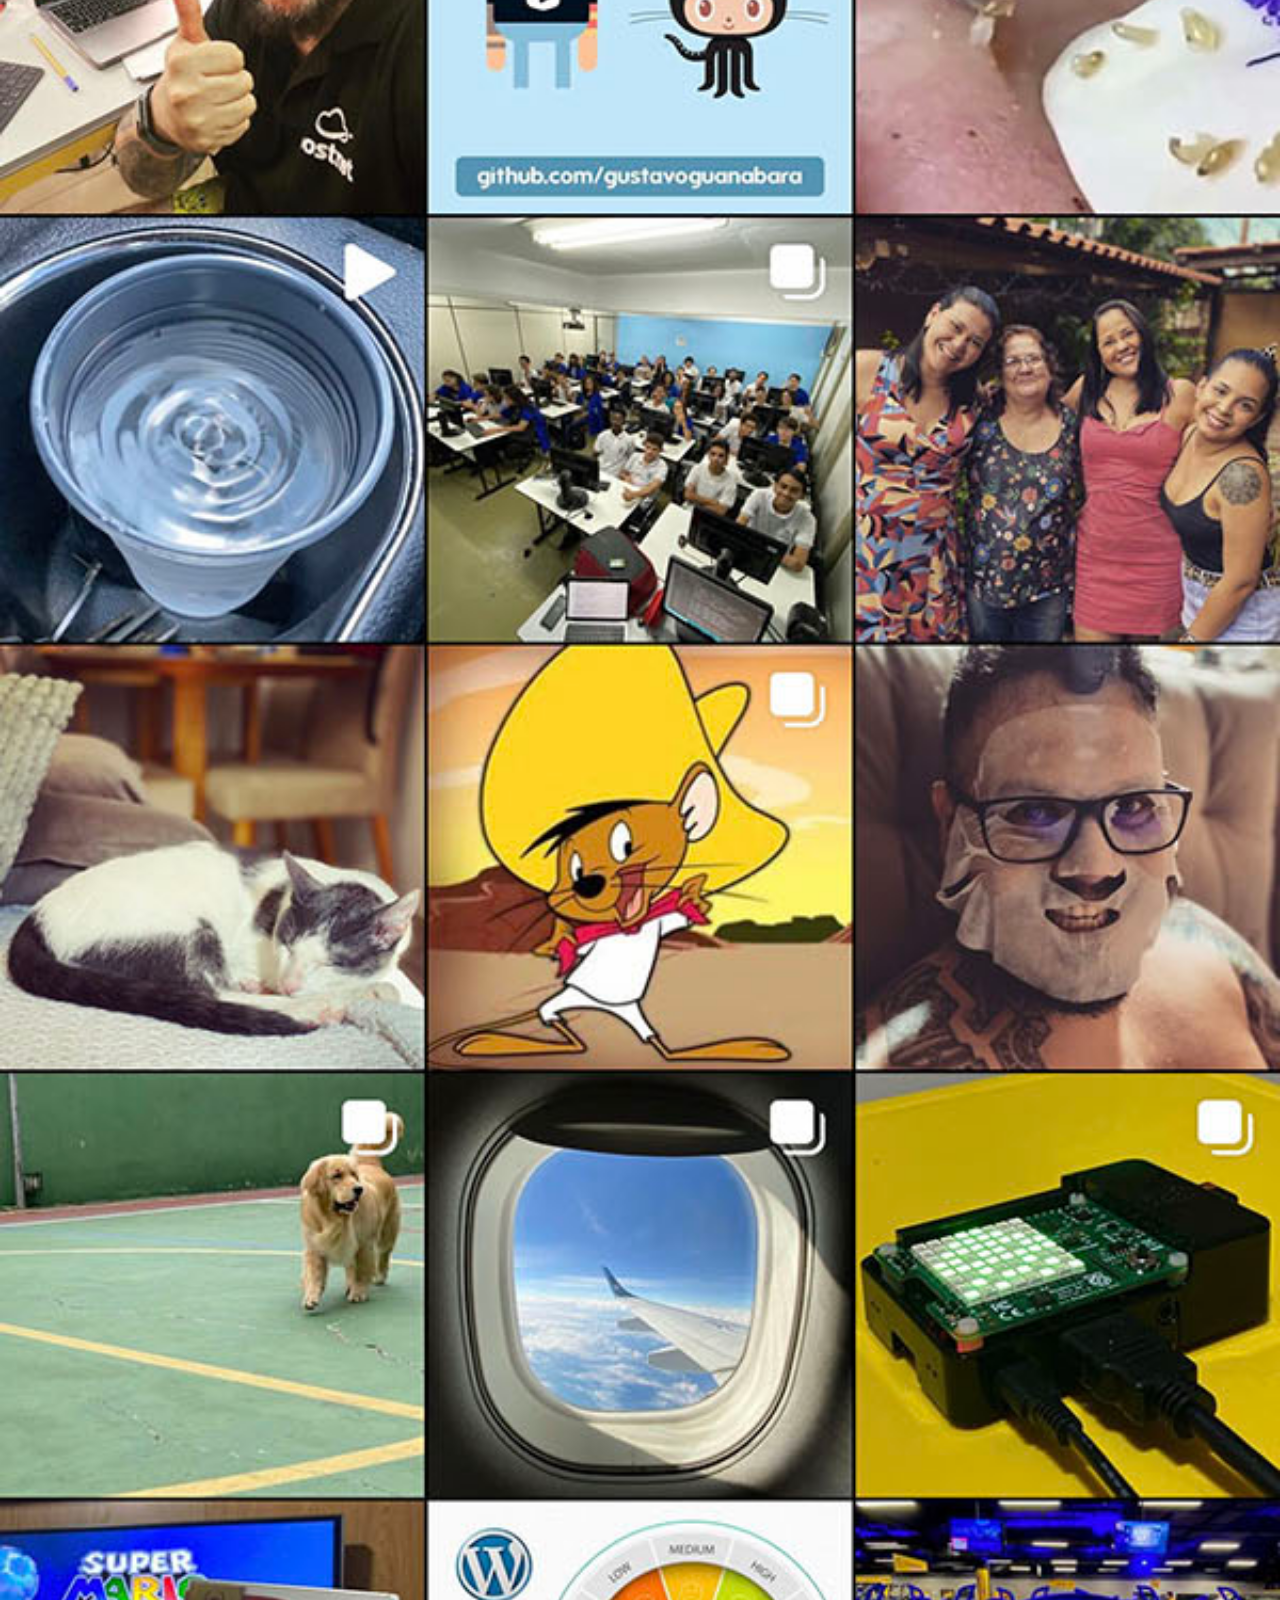
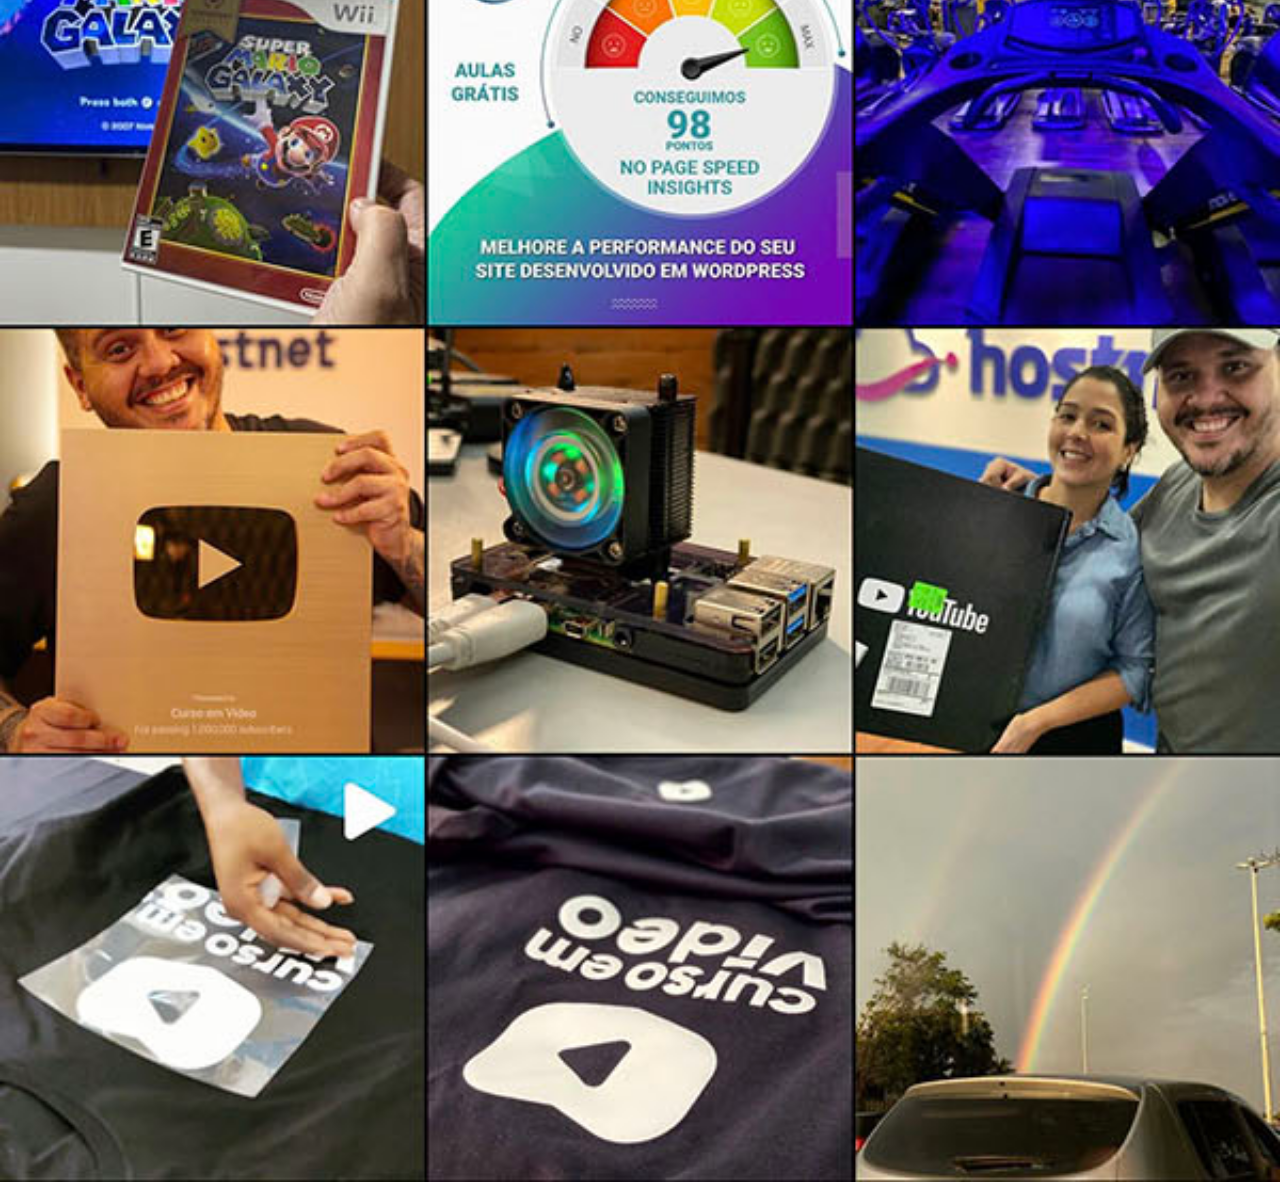
<file: tela/insta.html>
<!DOCTYPE html>
<html lang="pt-br">
<head>
    <meta charset="UTF-8">
    <meta name="viewport" content="width=device-width, initial-scale=1.0">
    <title>Document</title>
    <style>
         *{margin: 0;}
        ::-webkit-scrollbar{
            width:0px;
            height: 0px;
        }

        img{
            width: 100vw;
        }
    </style>
</head>
<body>
    <img src="/imagens/tela-instagram.jpg" alt="">
</body>
</html>
</file>
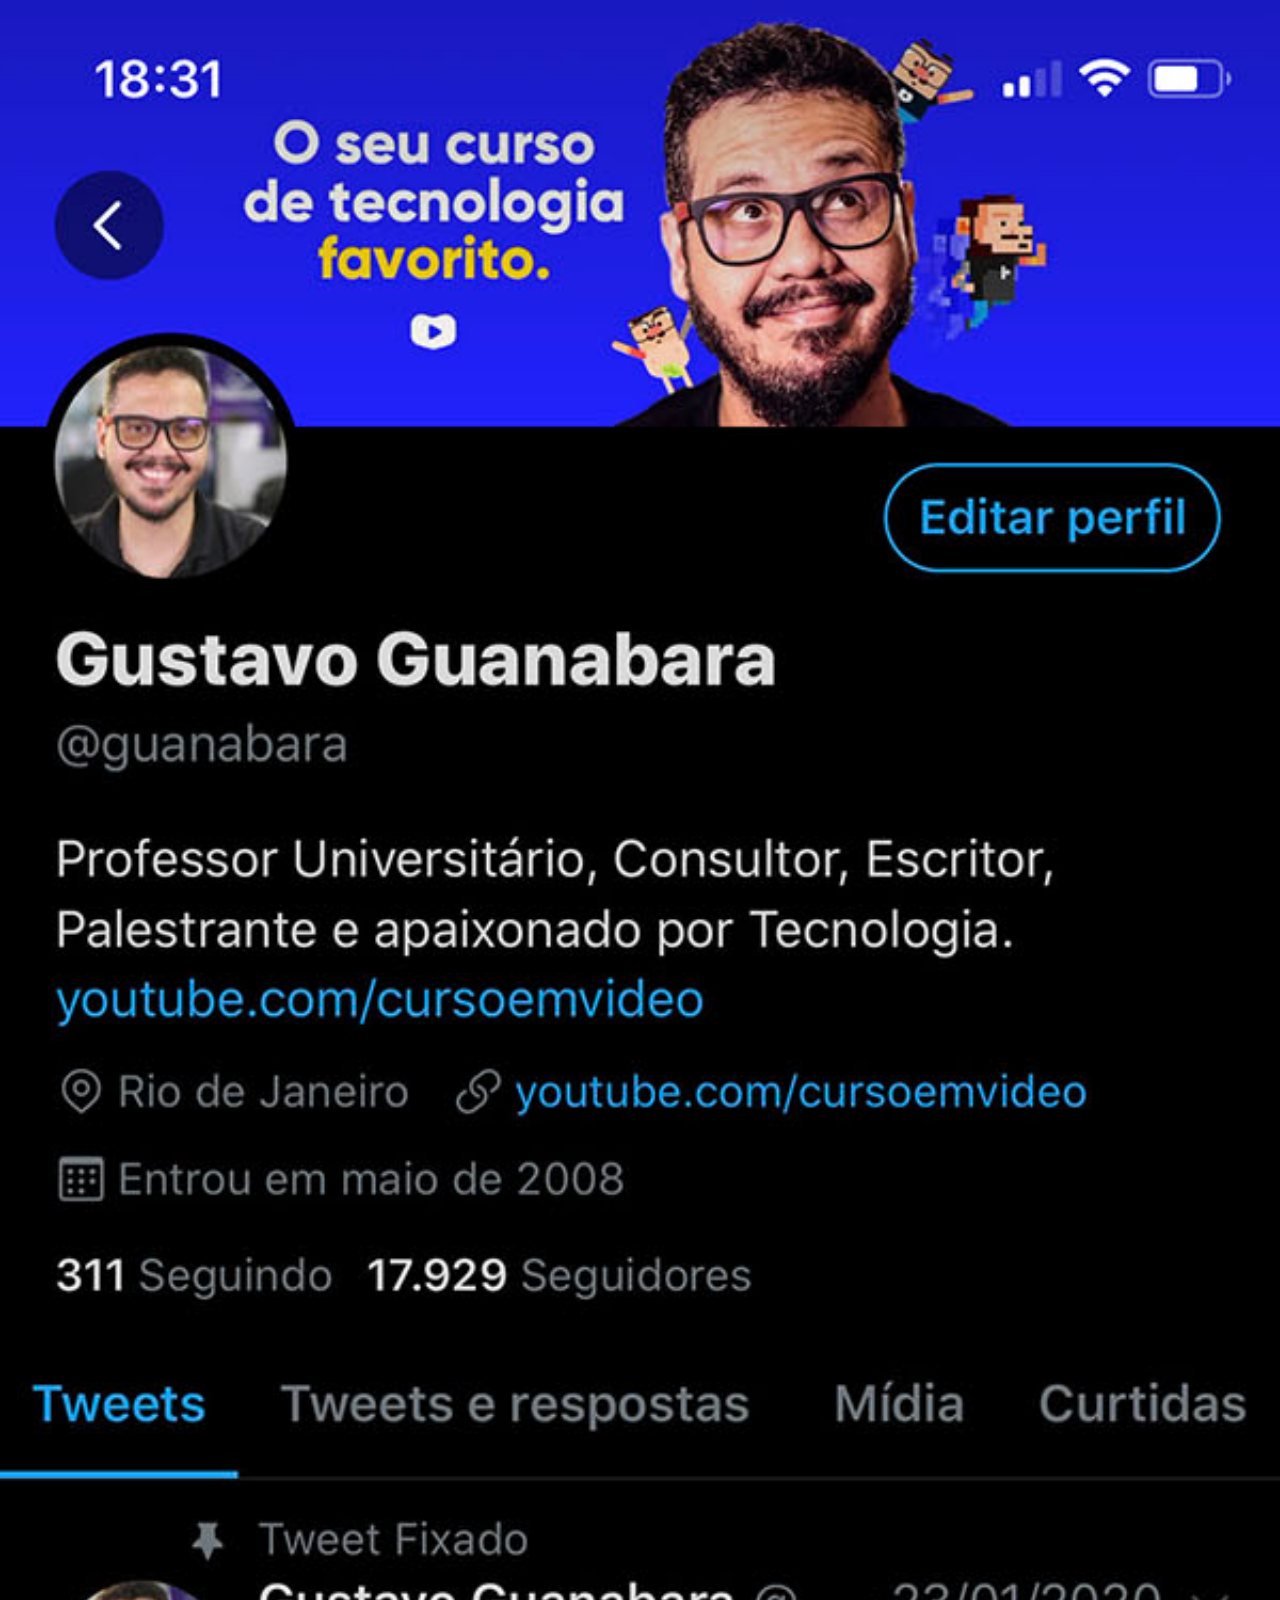
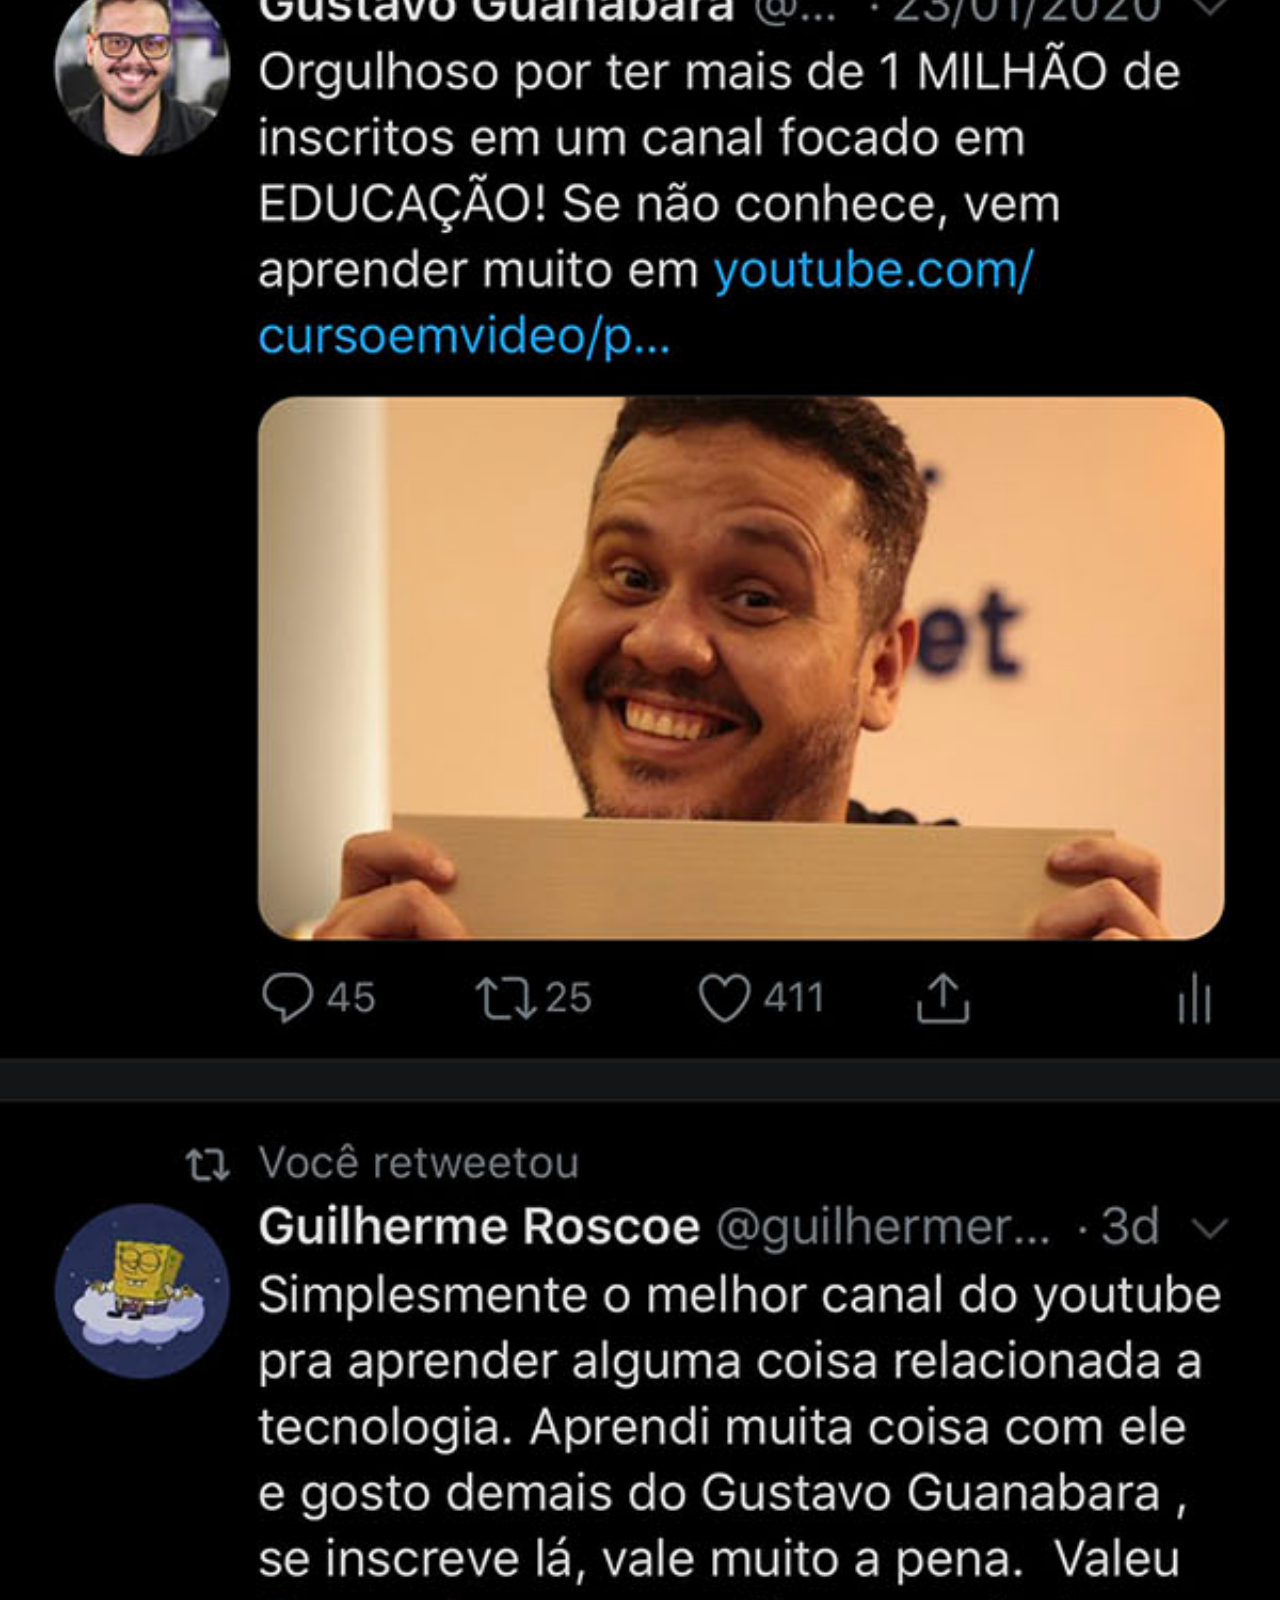
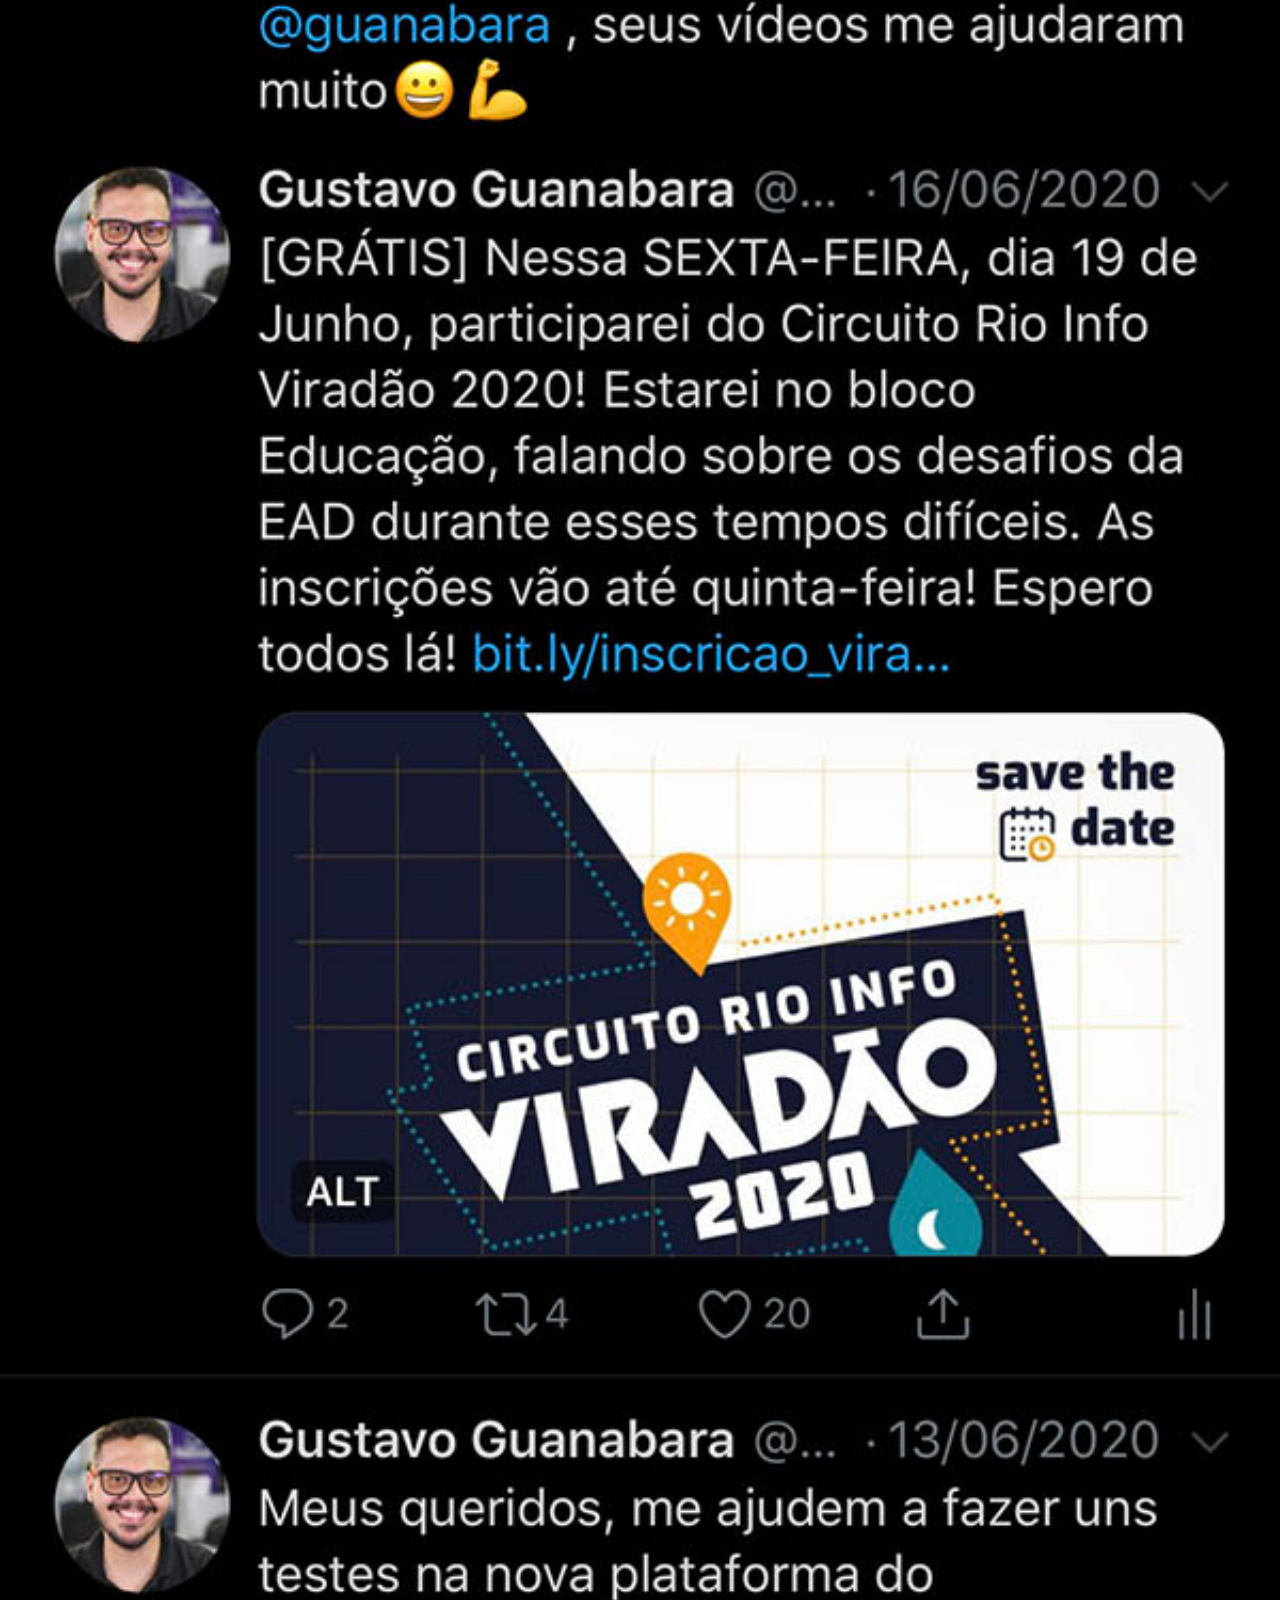
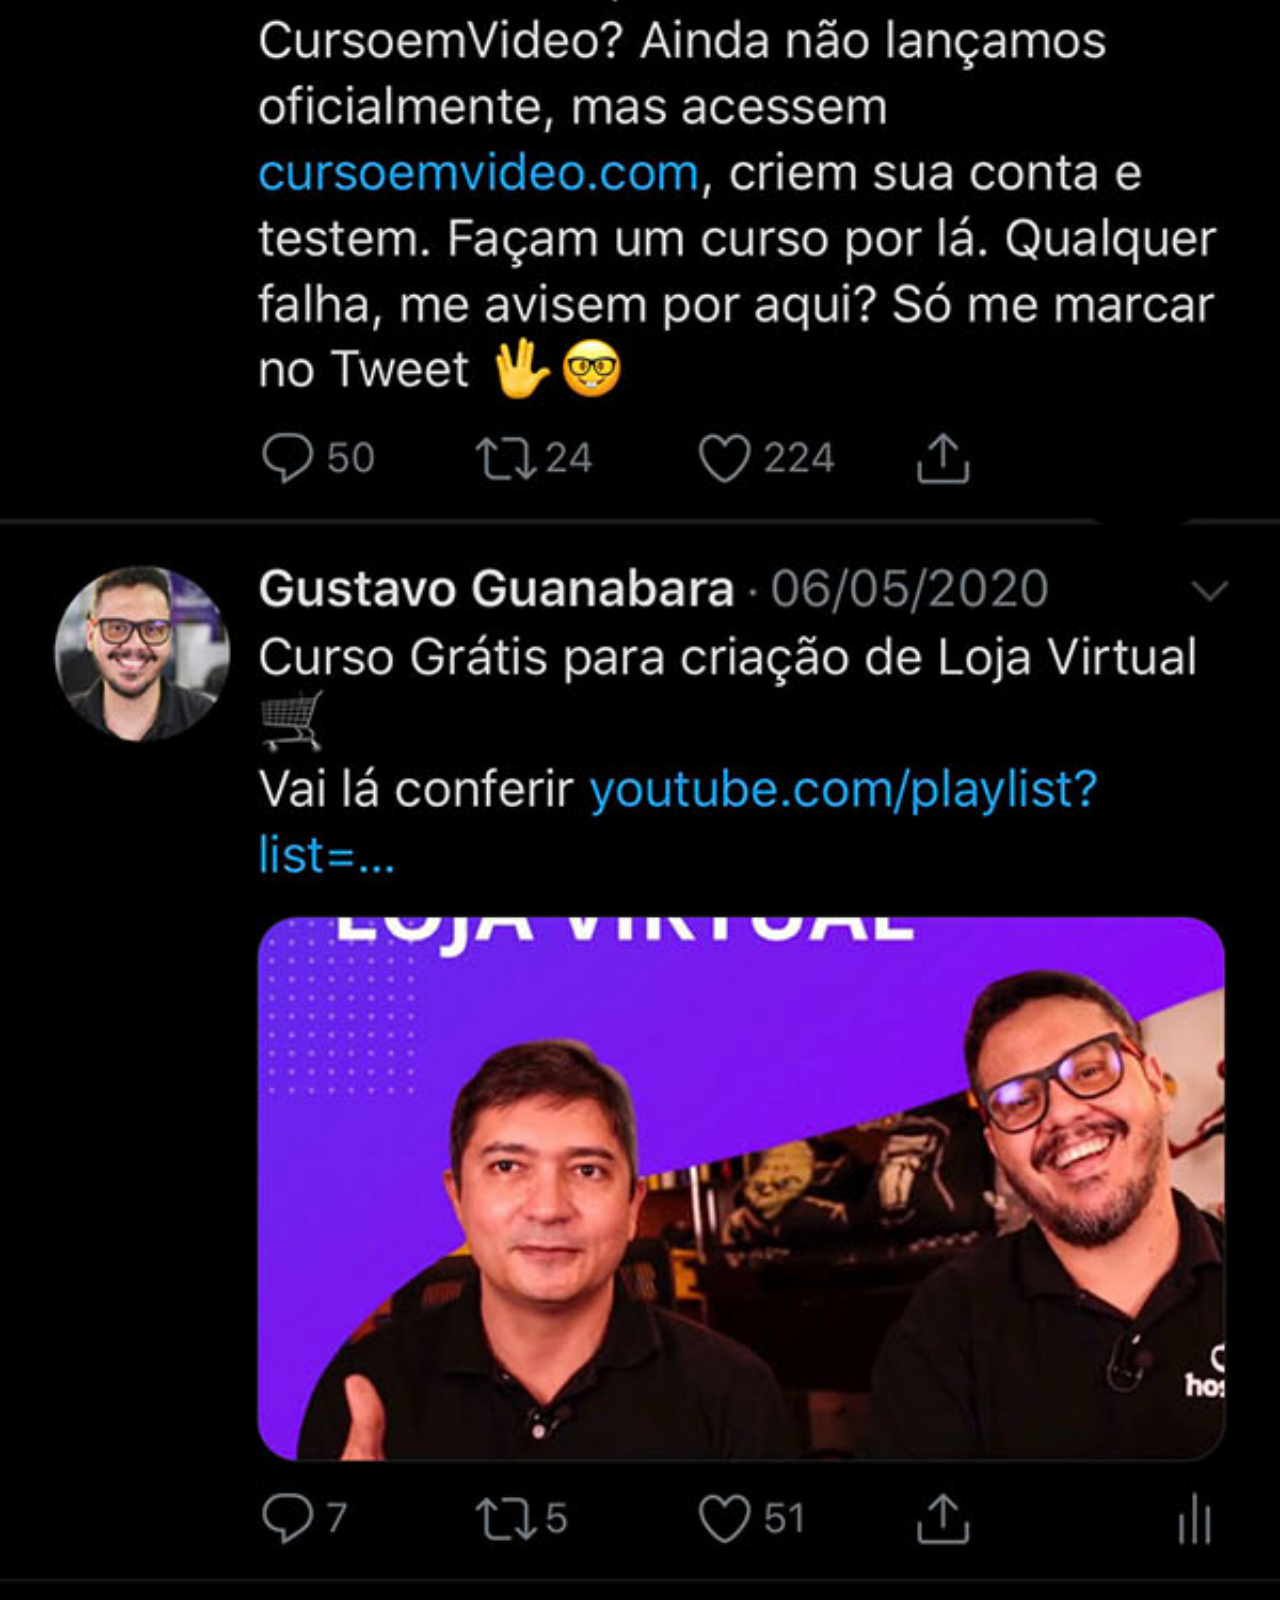
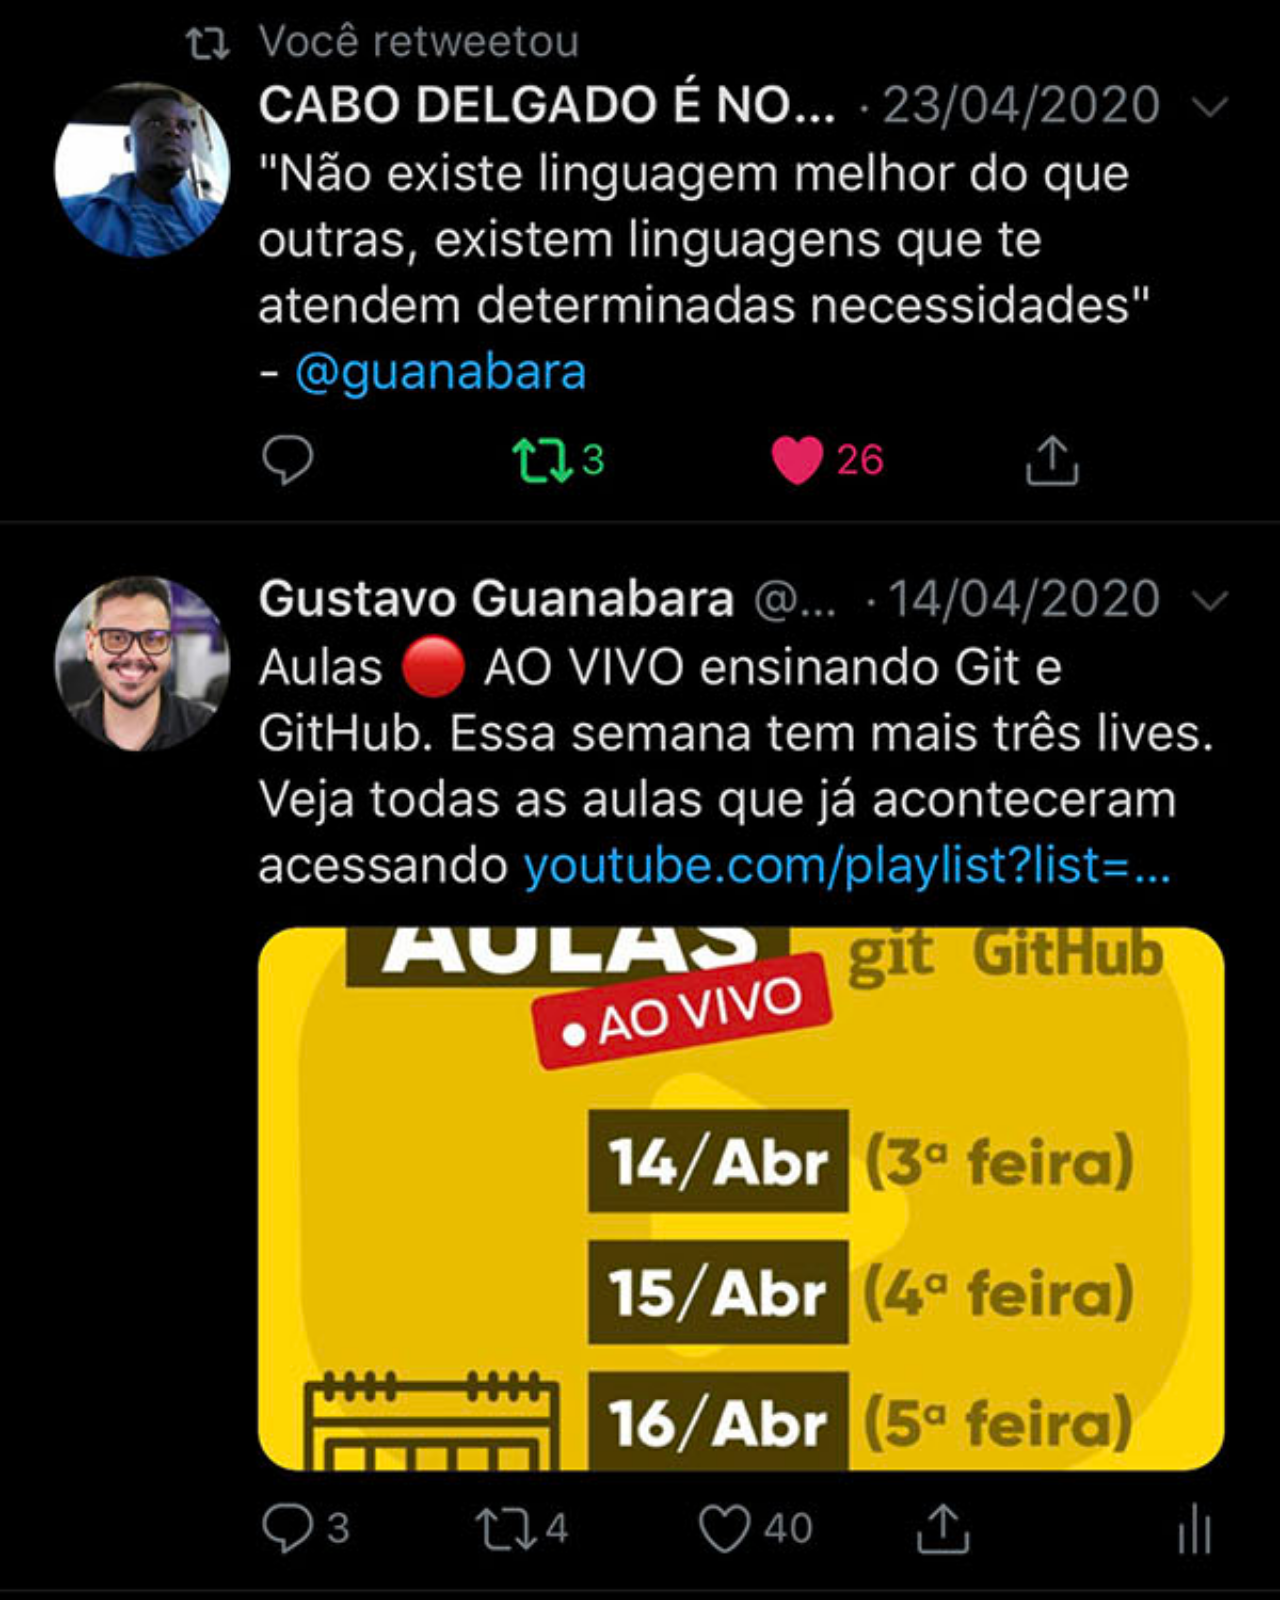
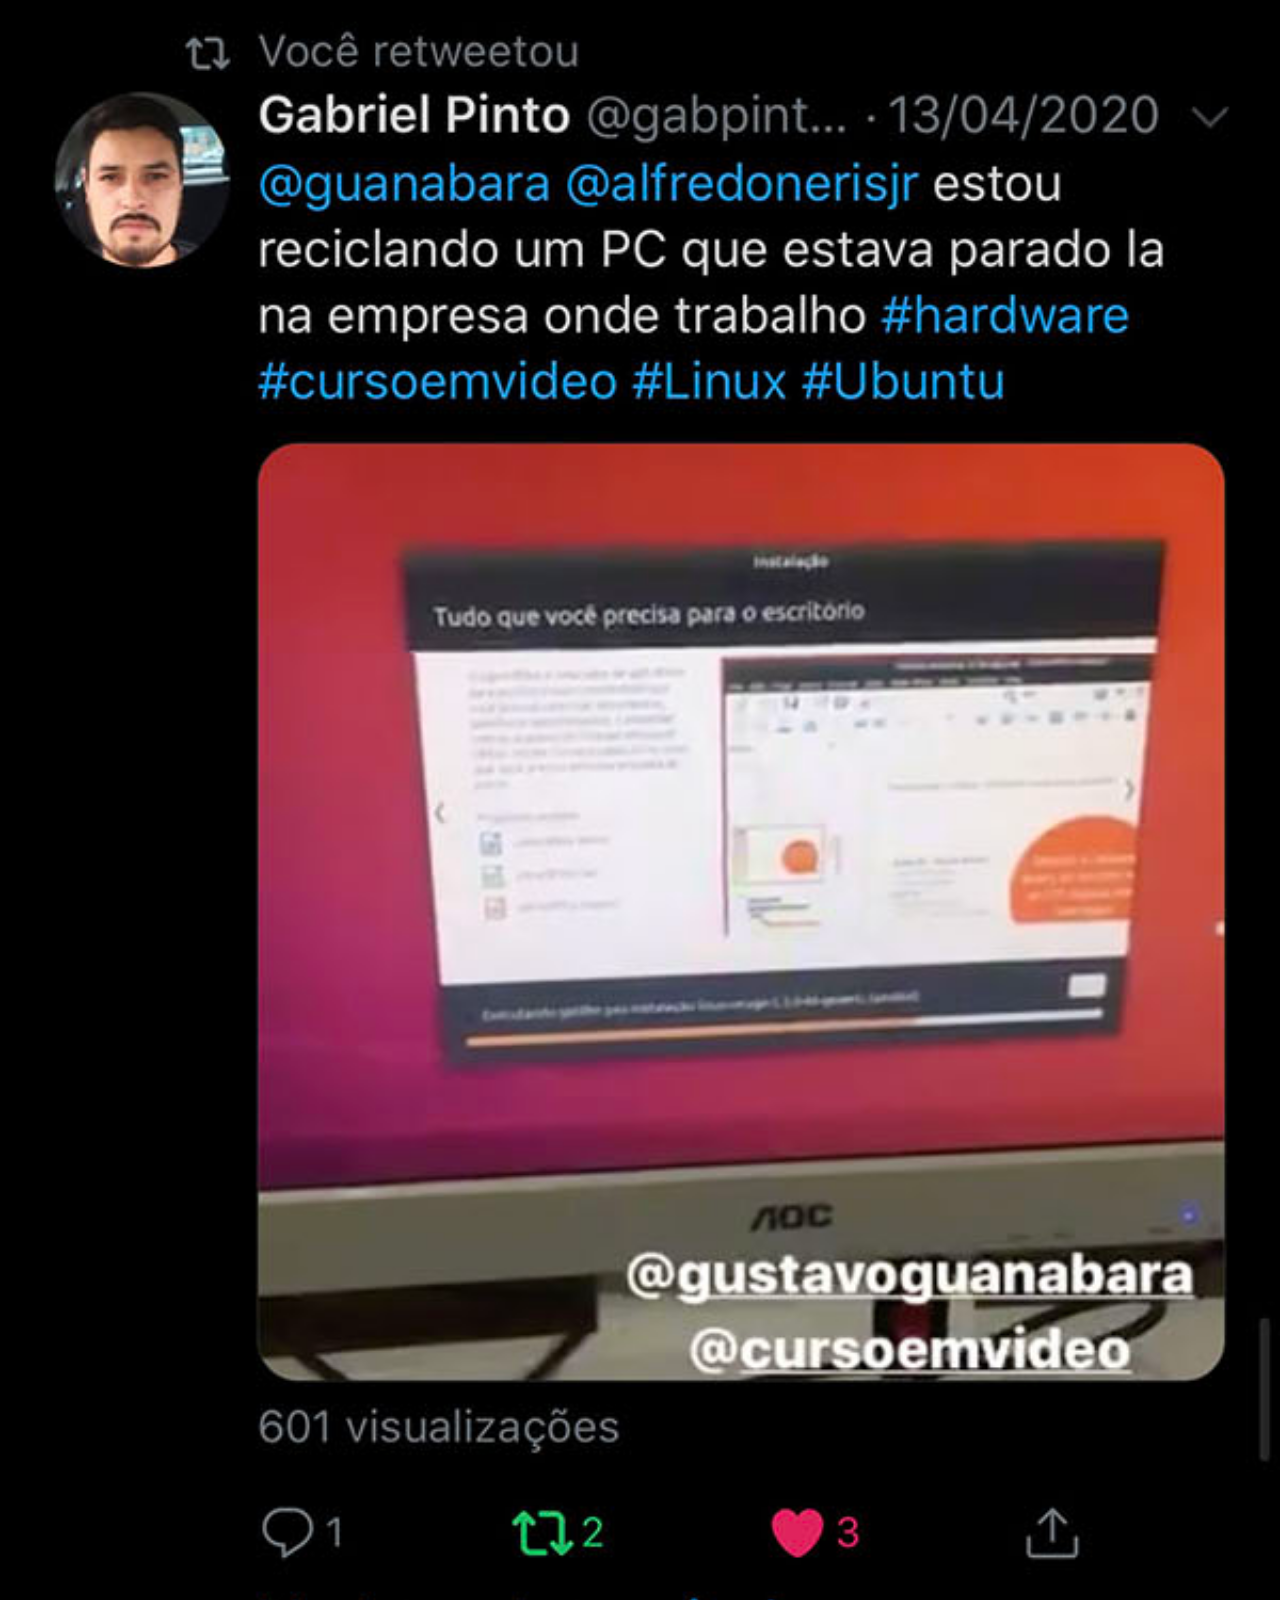
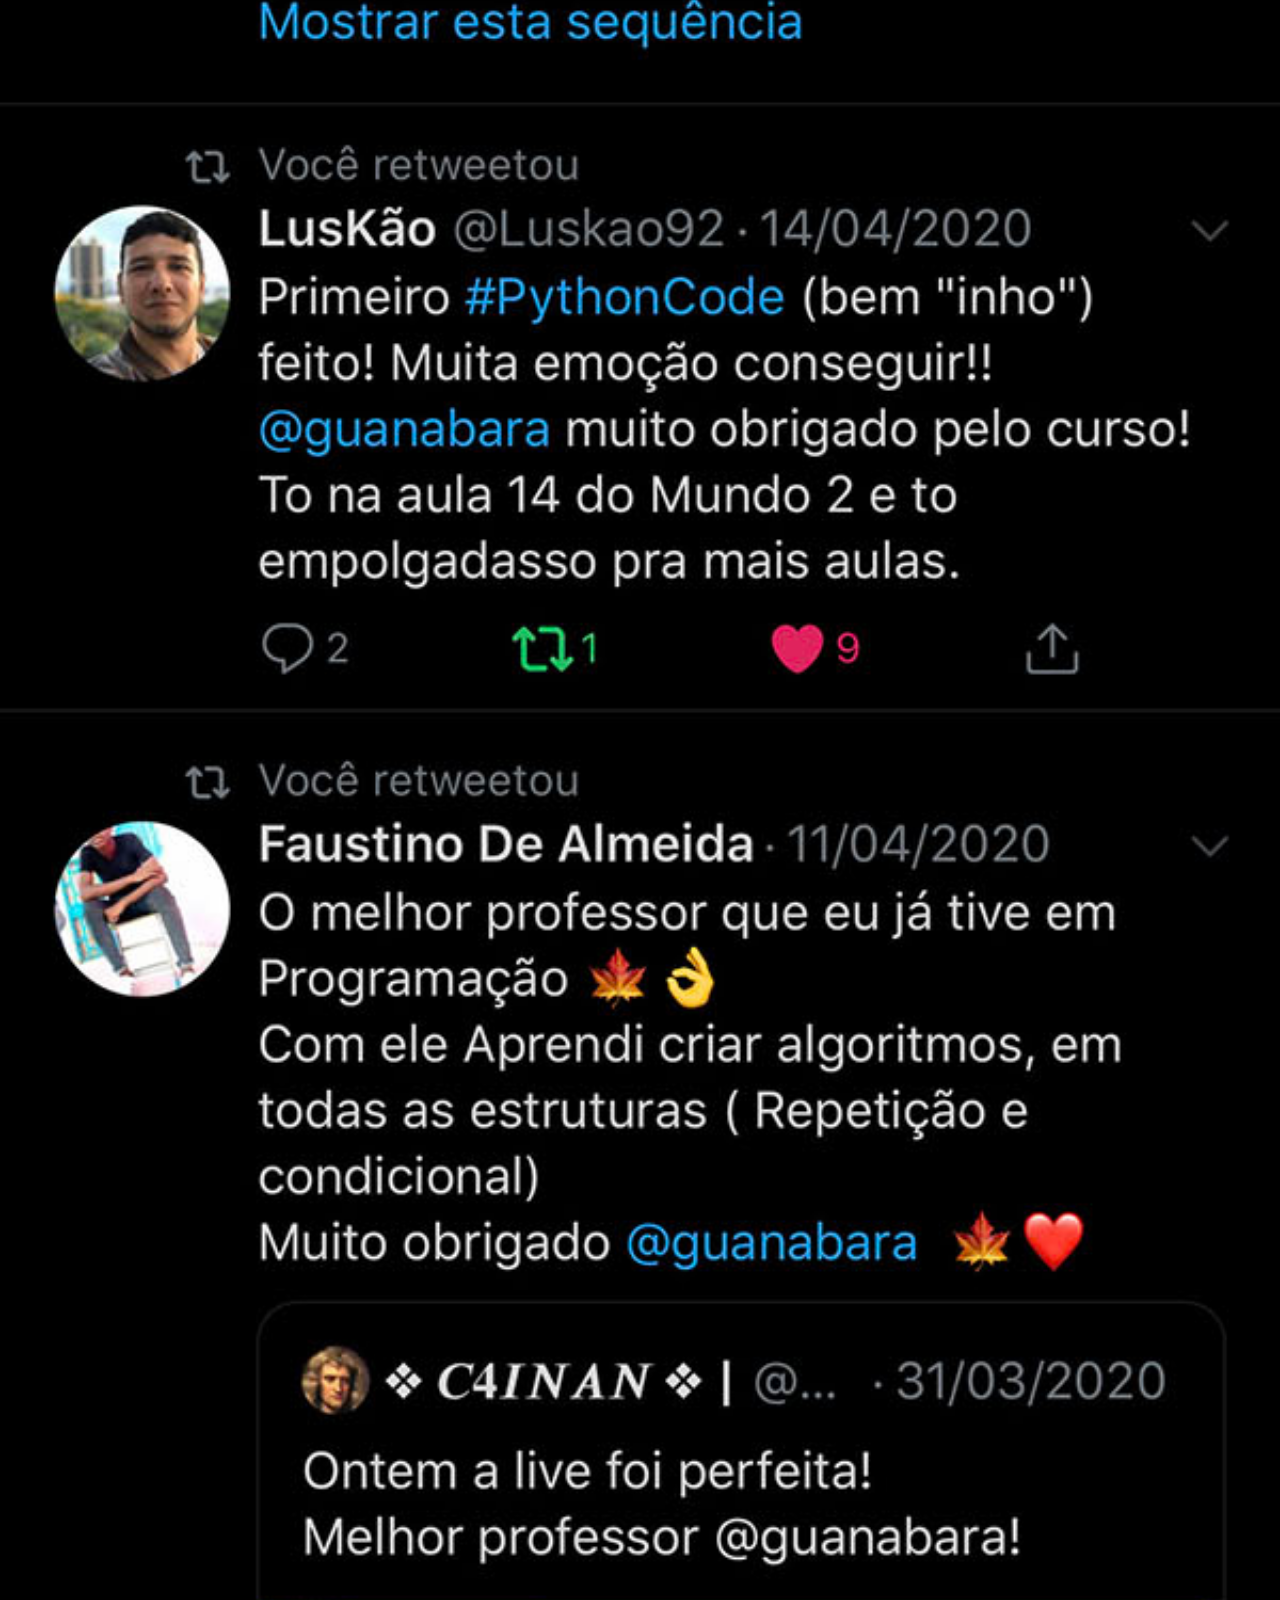
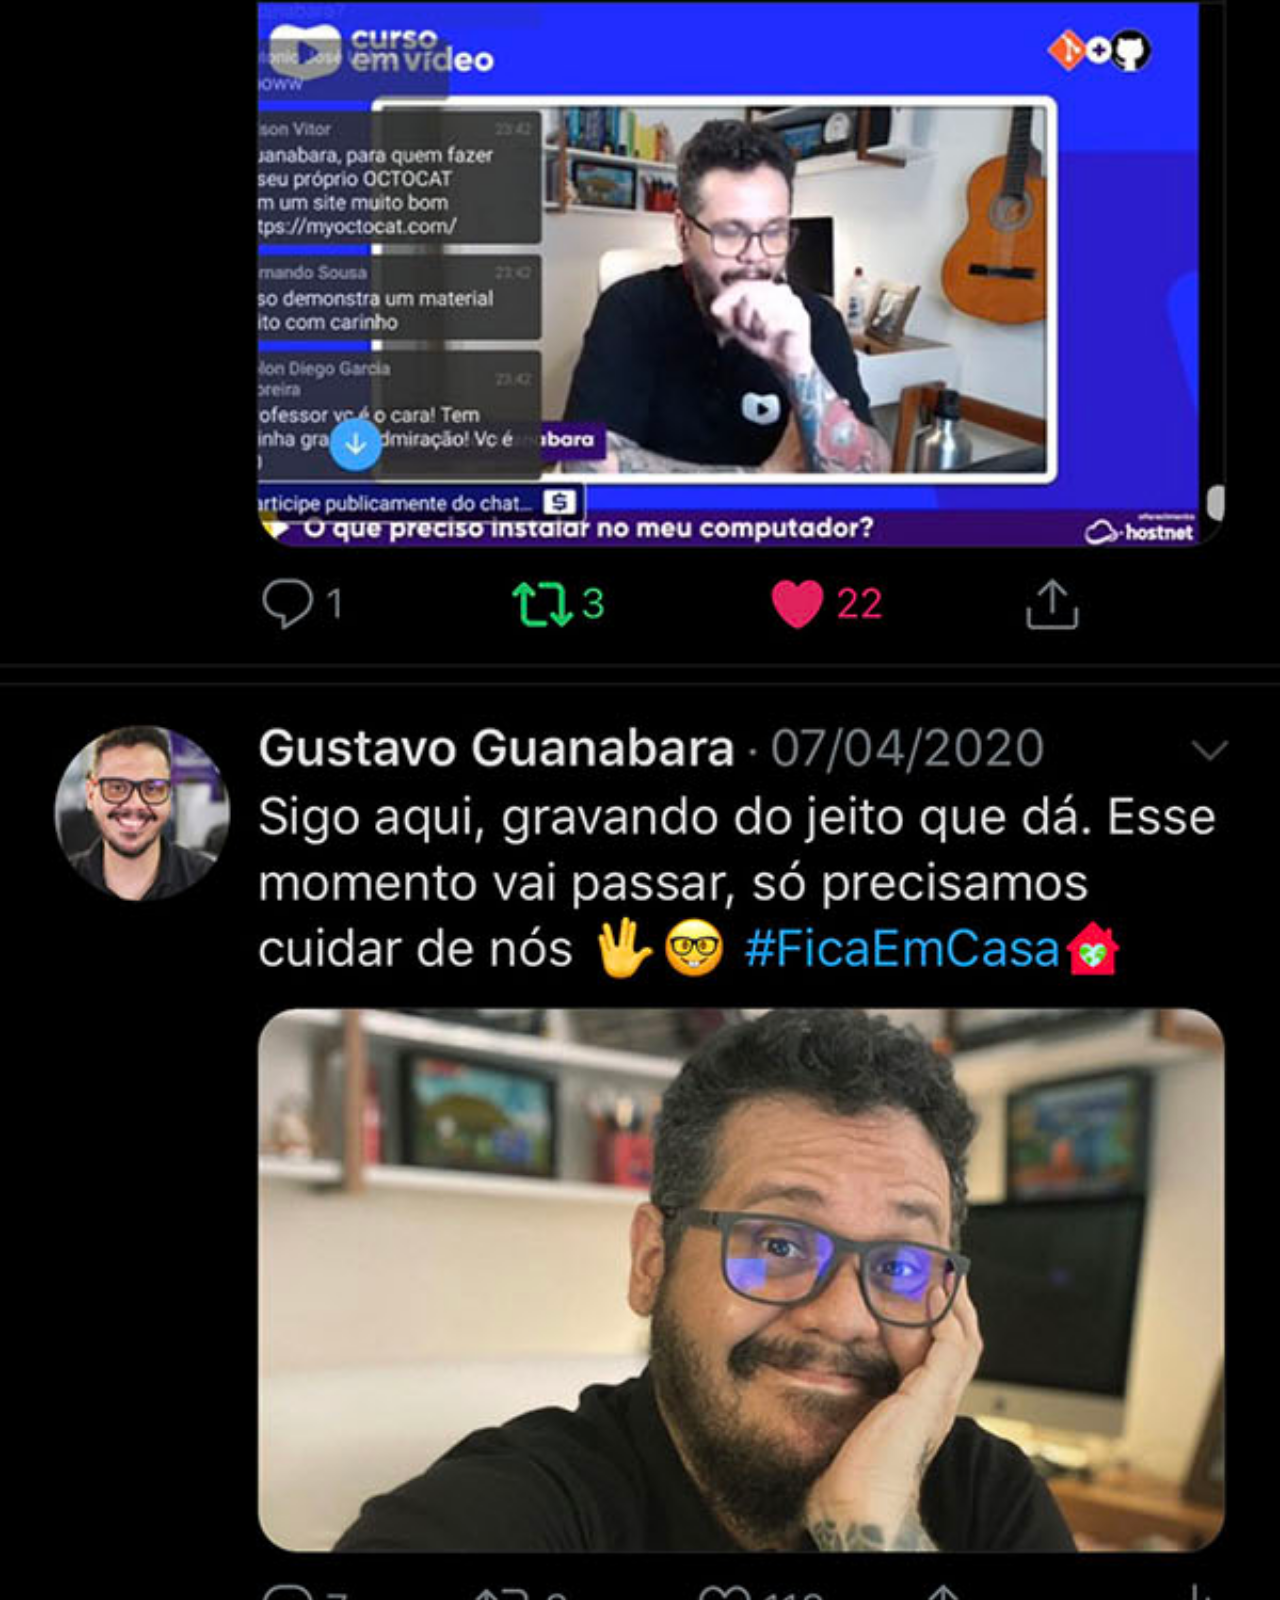
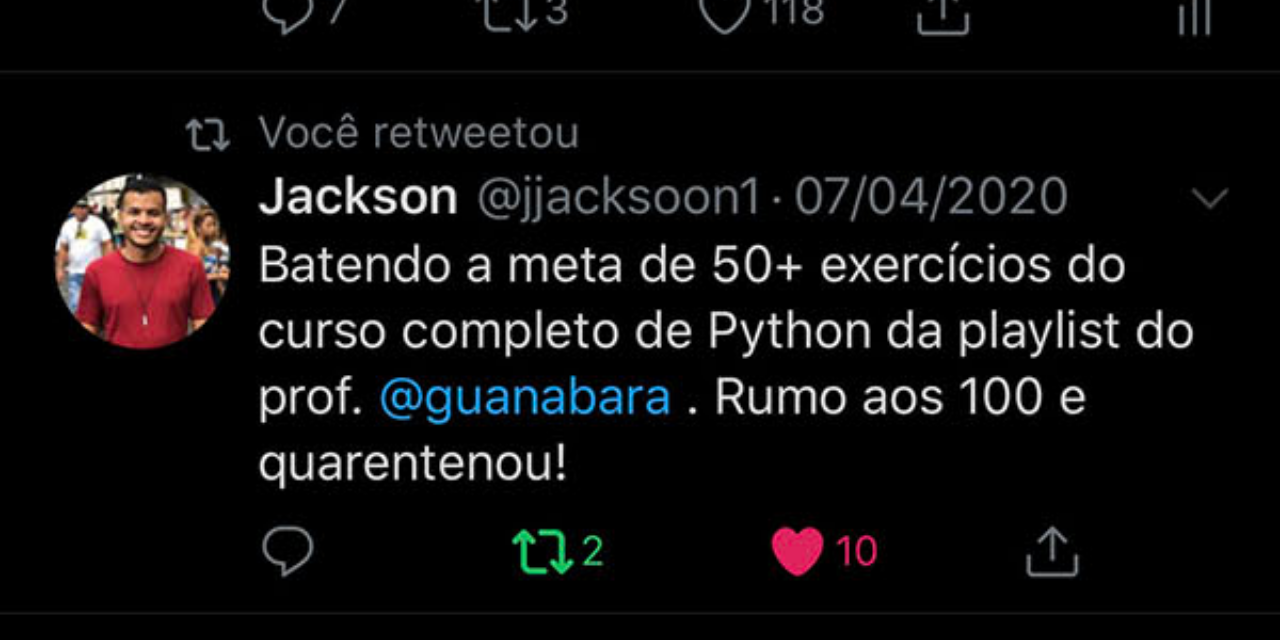
<file: tela/x.html>
<!DOCTYPE html>
<html lang="pt-br">
<head>
    <meta charset="UTF-8">
    <meta name="viewport" content="width=device-width, initial-scale=1.0">
    <title>Document</title>
    <style>
         *{margin: 0;}
        ::-webkit-scrollbar{
            width:0px;
            height: 0px;
        }

        img{
            width: 100vw;
        }
    </style>
</head>
<body>
    <img src="/imagens/tela-twitter.jpg" alt="">
</body>
</html>
</file>
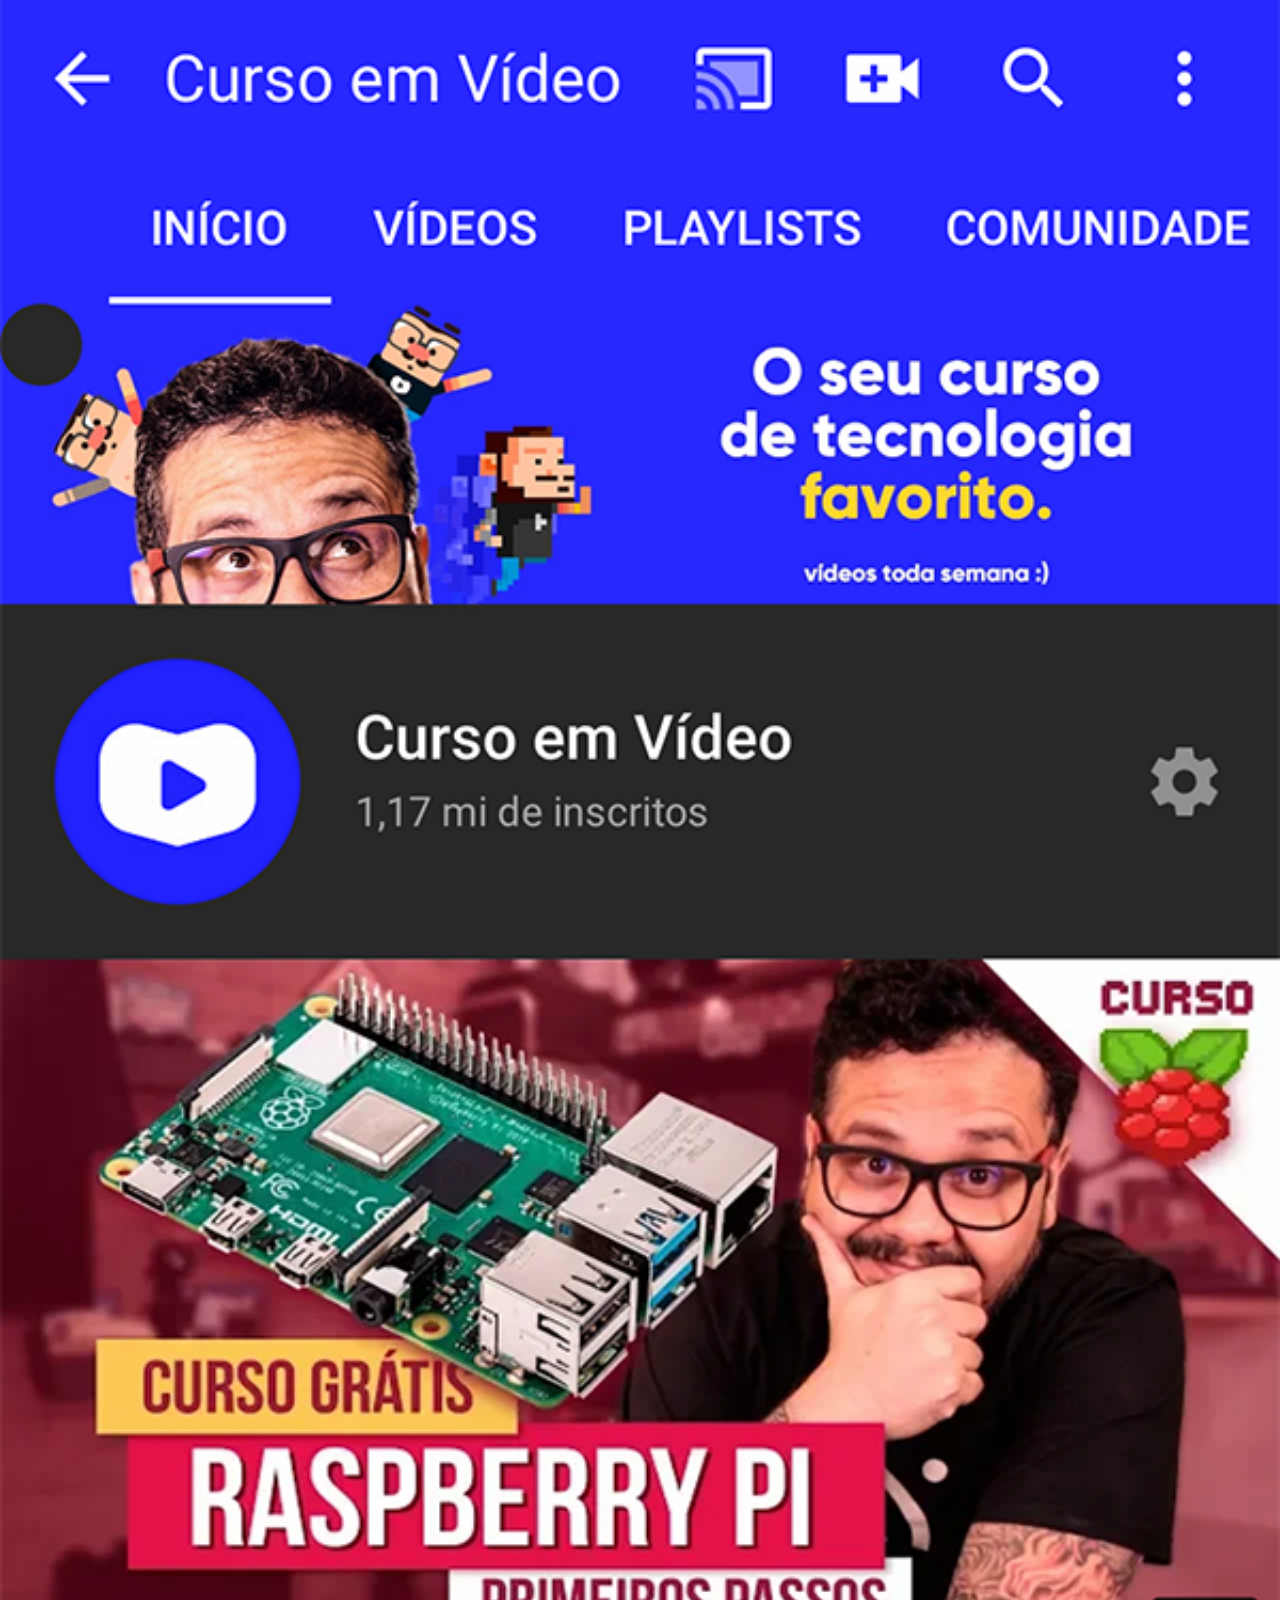
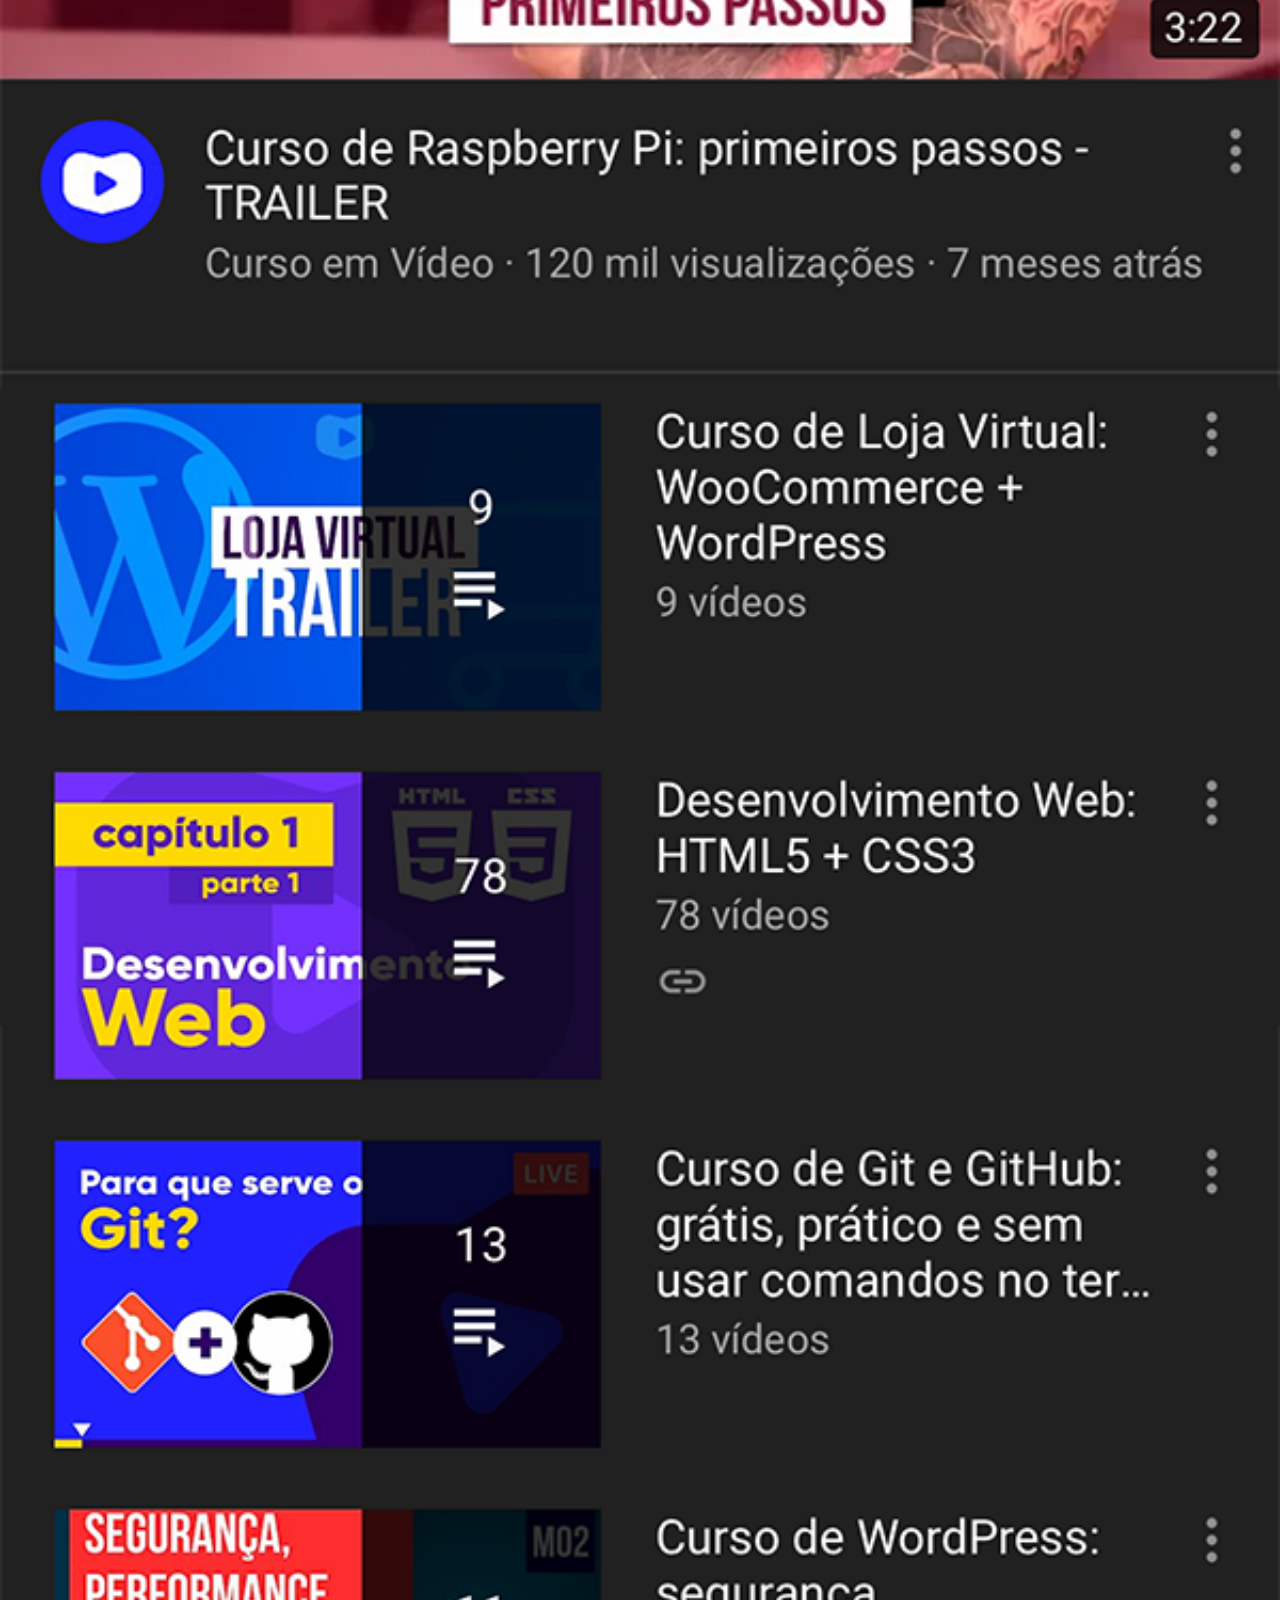
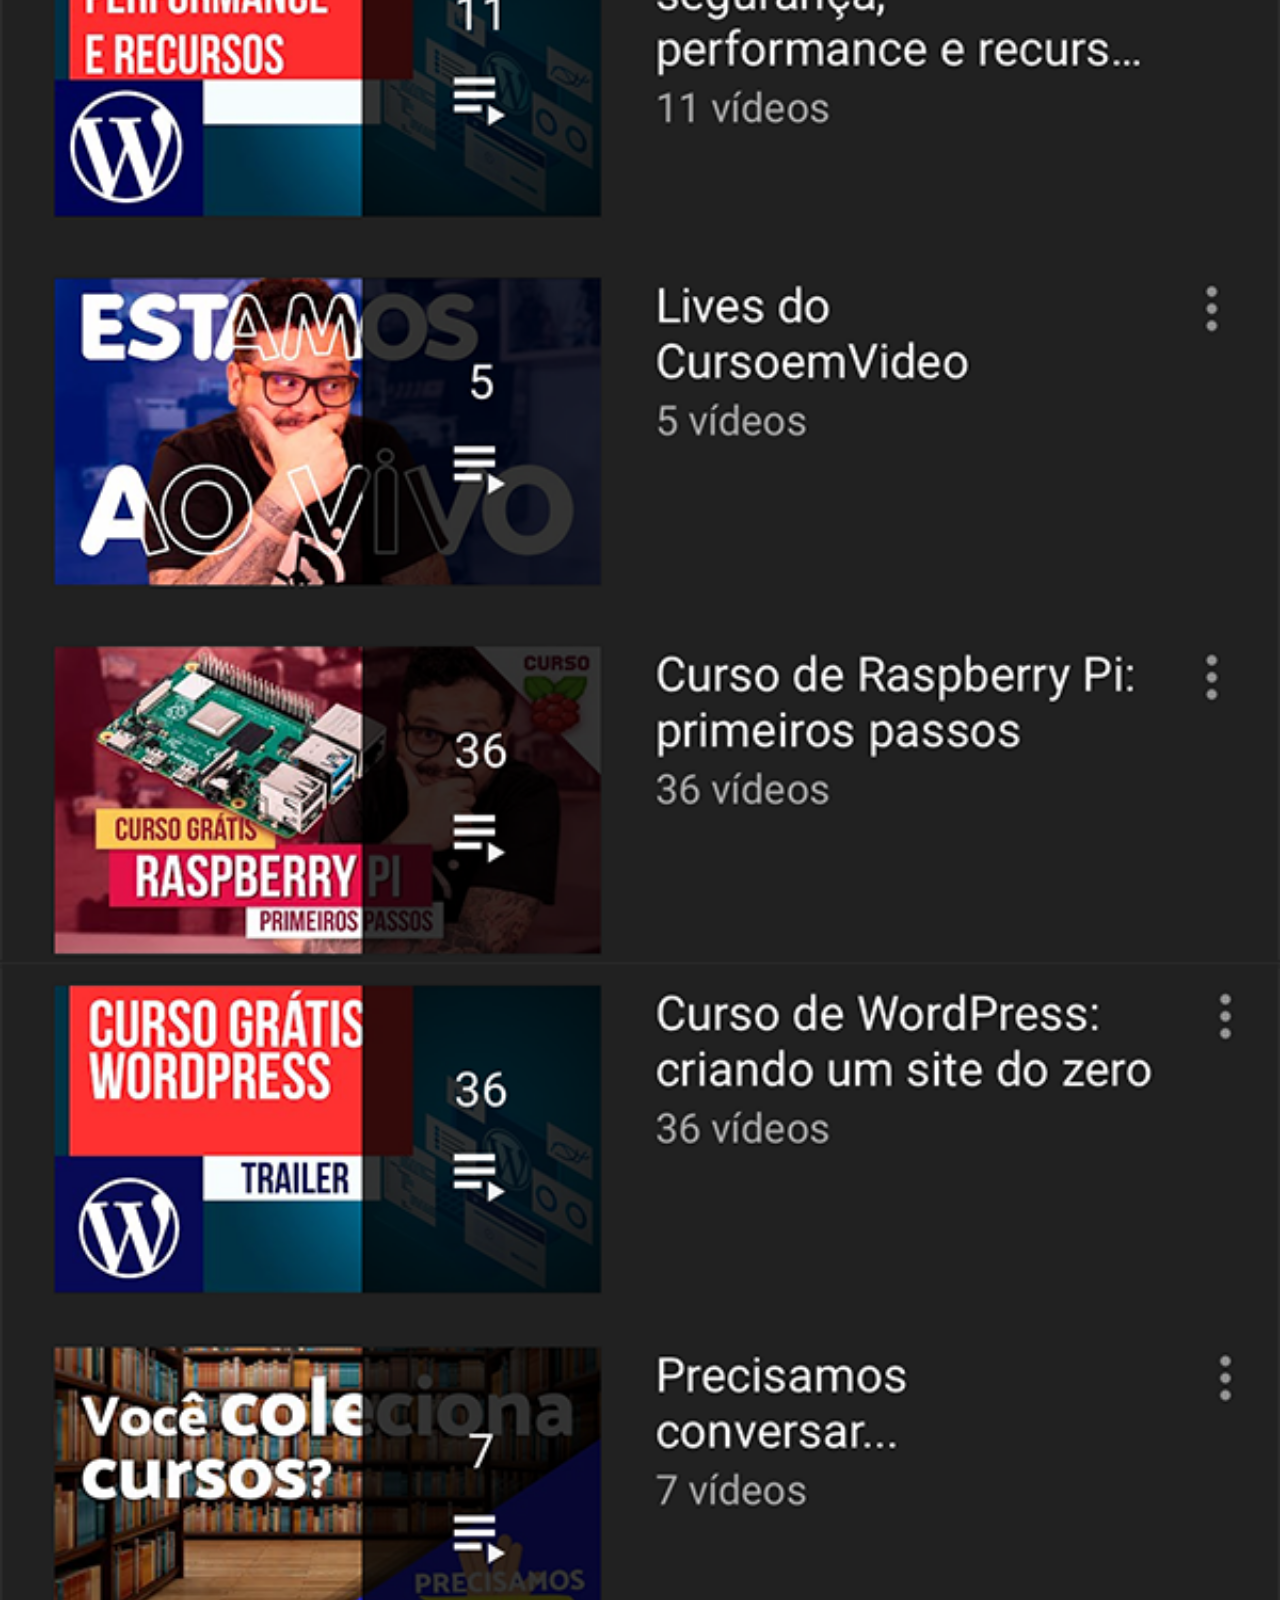
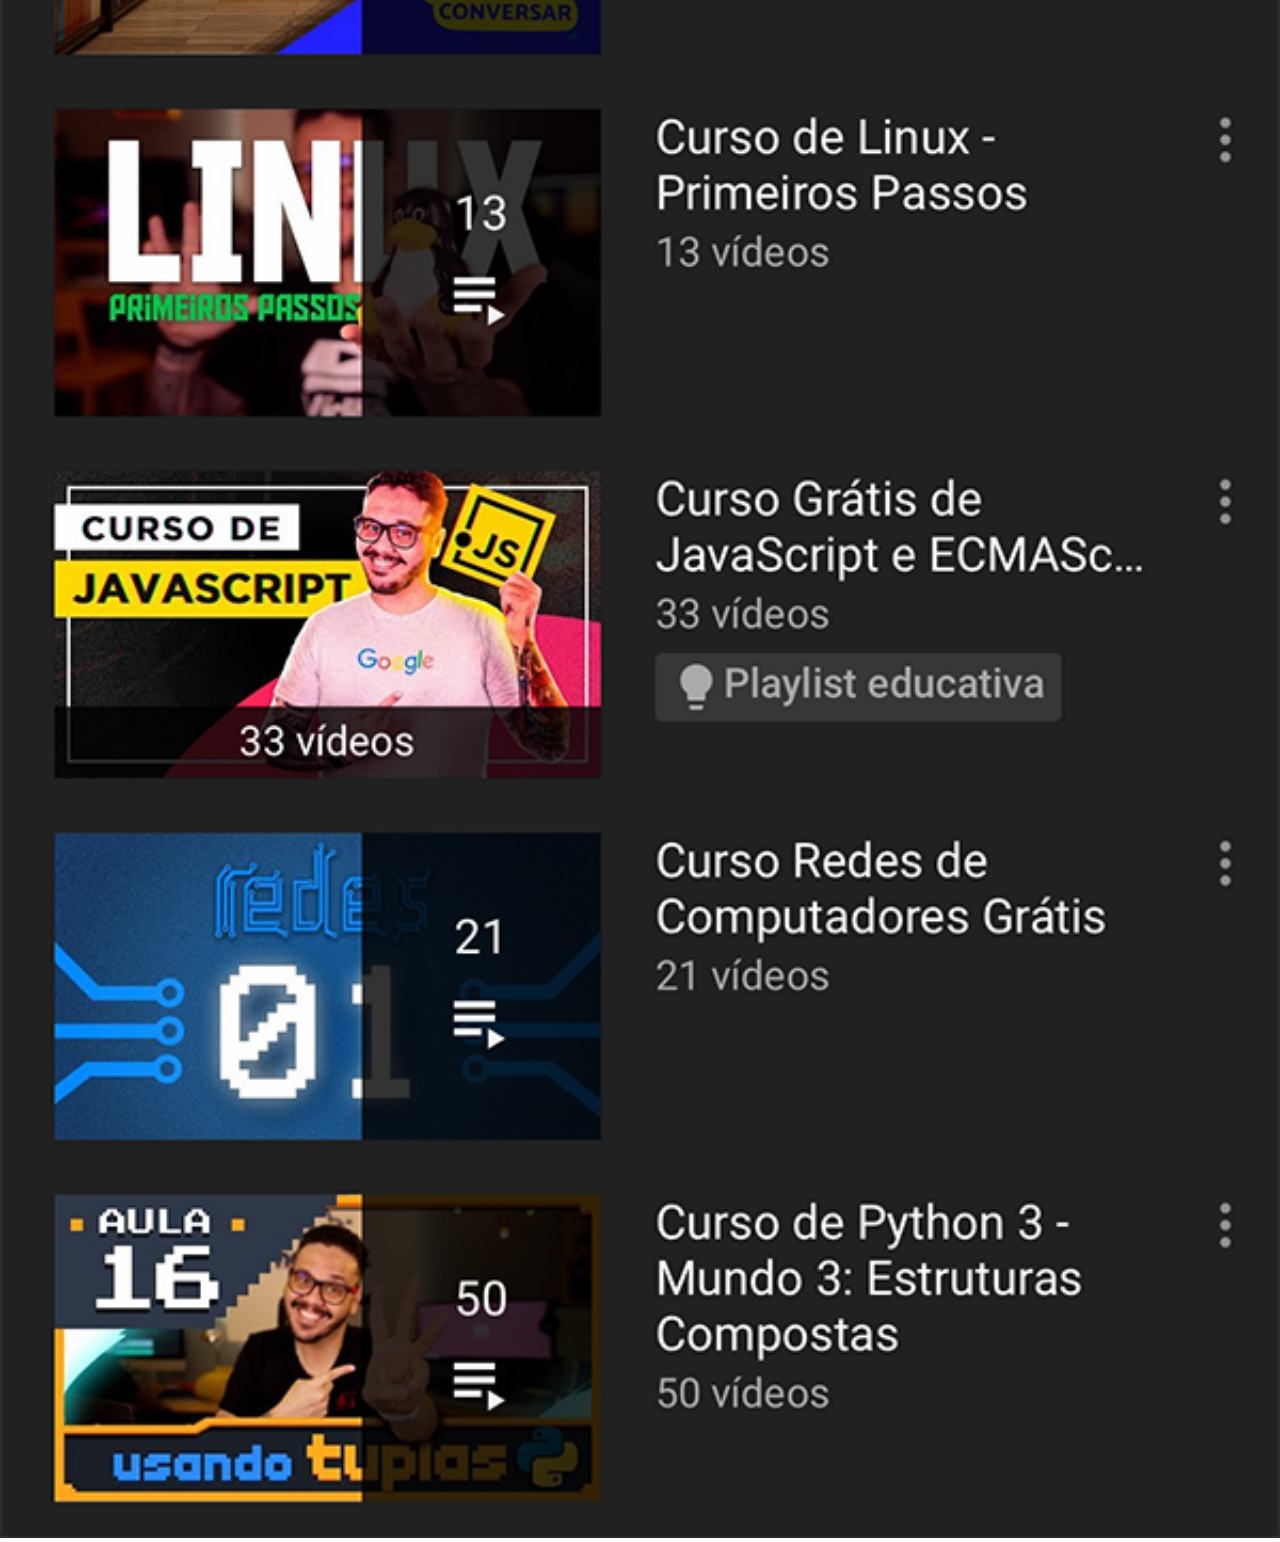
<file: tela/youtube.html>
<!DOCTYPE html>
<html lang="pt-br">
<head>
    <meta charset="UTF-8">
    <meta name="viewport" content="width=device-width, initial-scale=1.0">
    <title>Document</title>
    <style>
         *{margin: 0;}
        ::-webkit-scrollbar{
            width:0px;
            height: 0px;
        }

        img{
            width: 100vw;
        }
    </style>
</head>
<body>
    <img src="/imagens/tela-youtube.png" alt="">
</body>
</html>
</file>
